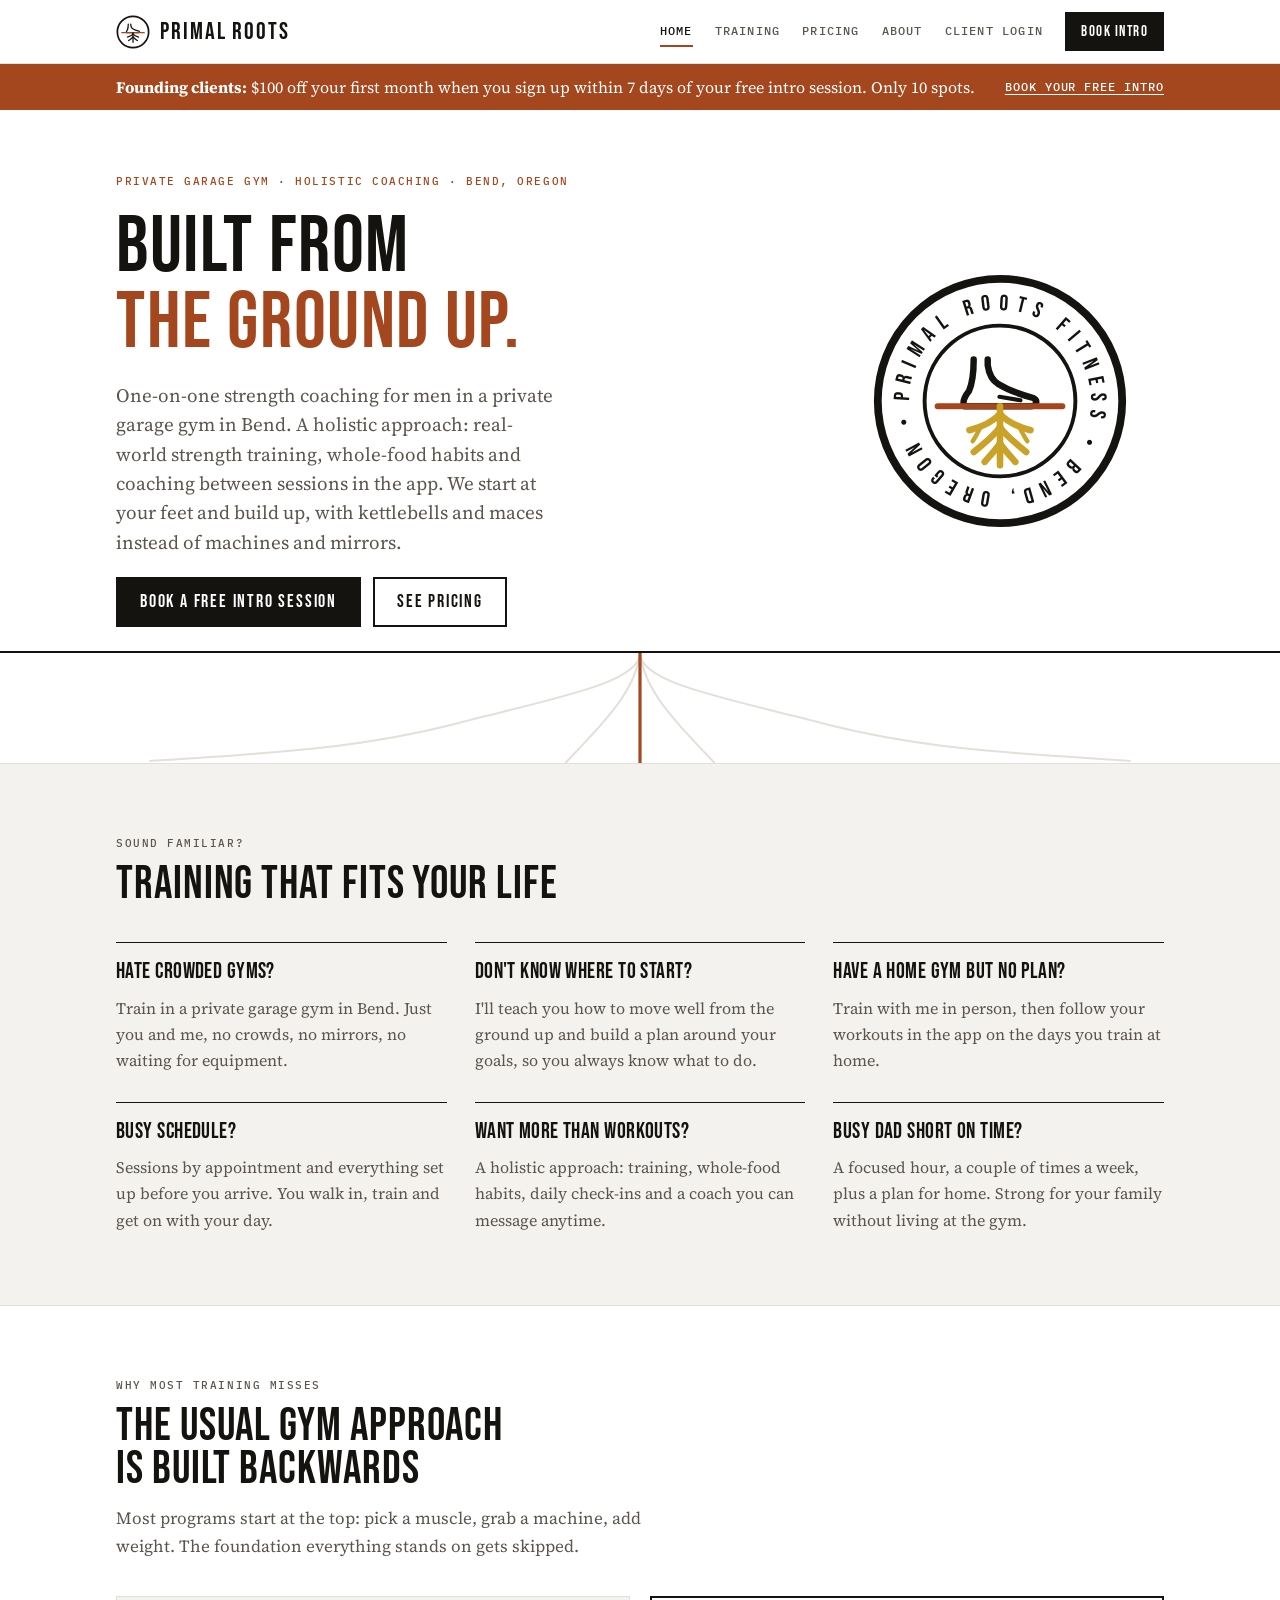
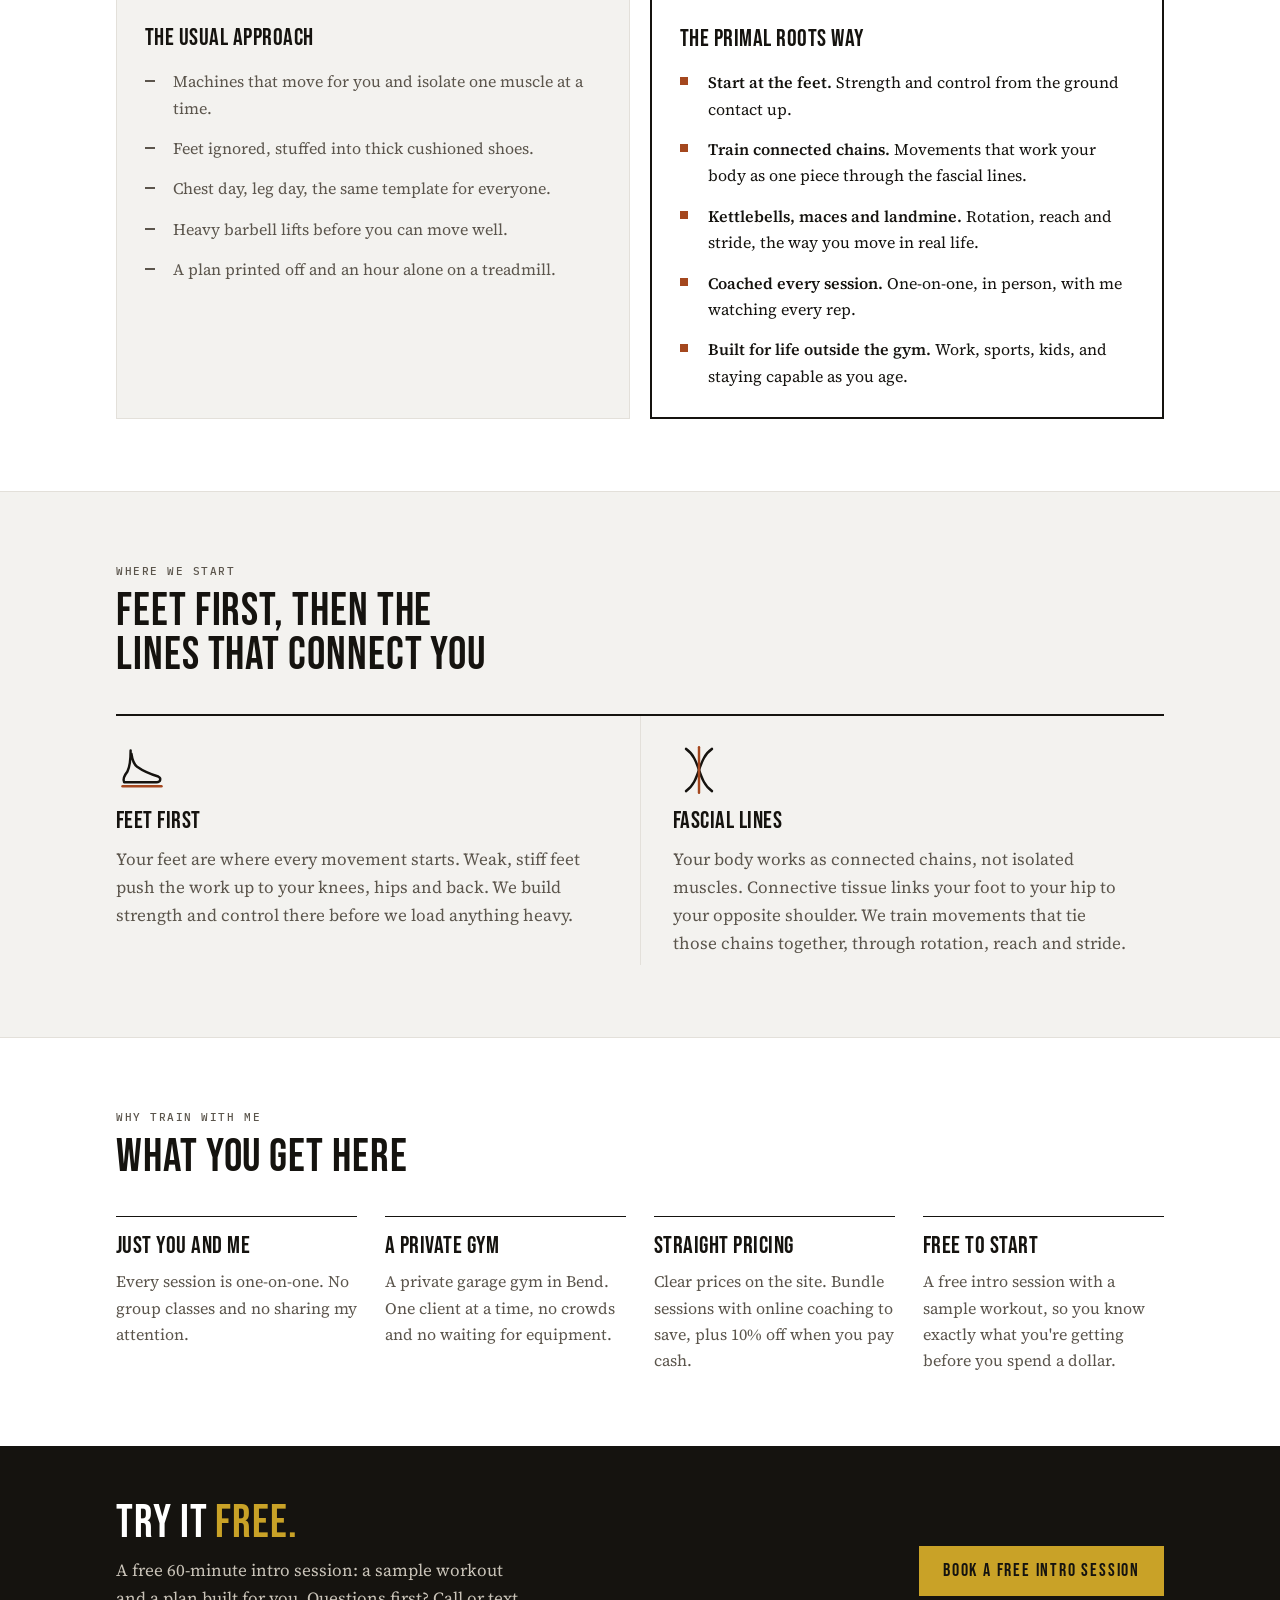
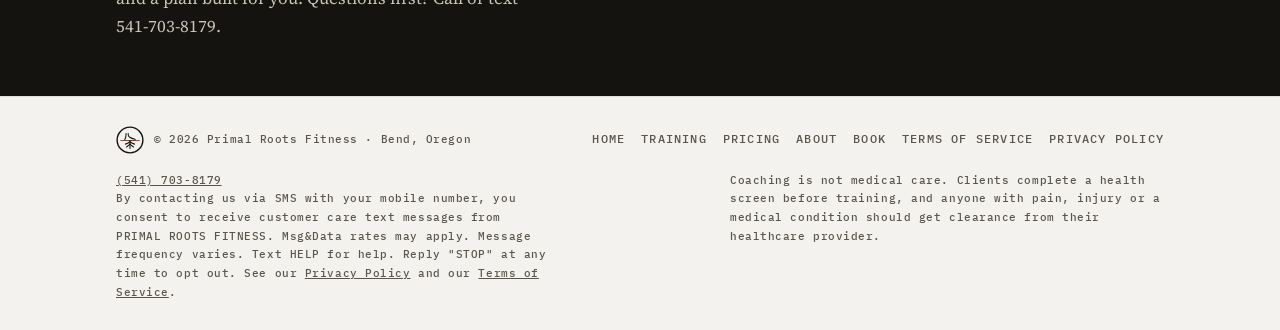
<file: index.html>
<!doctype html>
<html lang="en">
<head>
<meta charset="utf-8">
<meta name="viewport" content="width=device-width, initial-scale=1, viewport-fit=cover">
<title>Primal Roots</title>
<meta name="description" content="Holistic one-on-one strength coaching for men in a private garage gym in Bend, Oregon.">
<meta property="og:title" content="Primal Roots">
<meta property="og:description" content="Holistic one-on-one strength coaching for men in a private garage gym in Bend, Oregon.">
<meta name="theme-color" content="#FFFFFF">
<link rel="icon" href="data:image/svg+xml,%3Csvg%20xmlns%3D%22http%3A//www.w3.org/2000/svg%22%20viewBox%3D%220%200%20200%20200%22%3E%3Crect%20width%3D%22200%22%20height%3D%22200%22%20rx%3D%2240%22%20fill%3D%22%23FFFFFF%22/%3E%3Cg%20fill%3D%22none%22%20stroke%3D%22%2315130F%22%20stroke-linecap%3D%22round%22%20stroke-linejoin%3D%22round%22%3E%3Ccircle%20cx%3D%22100%22%20cy%3D%22100%22%20r%3D%2292%22%20stroke-width%3D%2210%22/%3E%3Cg%20transform%3D%22translate%28100%20104%29%20scale%280.62%29%20translate%28-105%20-120%29%22%20stroke-width%3D%2212%22%3E%3Cpath%20d%3D%22M60%2040%20C60%2064%2058%2080%2052%2094%20C44%20104%2040%20112%2044%20120%20H158%20C168%20120%20170%20110%20162%20106%20C140%20100%20118%2092%20102%2082%20C92%2076%2086%2064%2084%2050%20V40%22/%3E%3C/g%3E%3Cpath%20d%3D%22M34%20104%20H166%22%20stroke%3D%22%23A4471E%22%20stroke-width%3D%227%22/%3E%3Cg%20transform%3D%22translate%28100%20104%29%20scale%280.58%29%20translate%28-100%20-82%29%22%20stroke-width%3D%2213%22%3E%3Cpath%20d%3D%22M100%2082%20V180%22/%3E%3Cpath%20d%3D%22M100%2096%20C86%20112%2066%20120%2044%20126%22/%3E%3Cpath%20d%3D%22M100%2096%20C114%20112%20134%20120%20156%20126%22/%3E%3Cpath%20d%3D%22M100%20124%20C88%20140%2072%20150%2056%20162%22/%3E%3Cpath%20d%3D%22M100%20124%20C112%20140%20128%20150%20144%20162%22/%3E%3C/g%3E%3C/g%3E%3C/svg%3E">
<link rel="preconnect" href="https://fonts.googleapis.com"><link rel="preconnect" href="https://fonts.gstatic.com" crossorigin><link rel="stylesheet" href="https://fonts.googleapis.com/css2?family=Bebas+Neue&family=Source+Serif+4:ital,opsz,wght@0,8..60,400;0,8..60,600;1,8..60,400&family=IBM+Plex+Mono:wght@500&display=swap">
<link rel="stylesheet" href="styles.css">
</head>
<body>
<header><div class="wrap">
<a class="mark" href="index.html"><svg viewBox="0 0 200 200" aria-hidden="true"><g fill="none" stroke="#15130F" stroke-linecap="round" stroke-linejoin="round"><circle cx="100" cy="100" r="92" stroke-width="10"/><g transform="translate(100 104) scale(0.62) translate(-105 -120)" stroke-width="12"><path d="M60 40 C60 64 58 80 52 94 C44 104 40 112 44 120 H158 C168 120 170 110 162 106 C140 100 118 92 102 82 C92 76 86 64 84 50 V40"/></g><path d="M34 104 H166" stroke="#A4471E" stroke-width="7"/><g transform="translate(100 104) scale(0.58) translate(-100 -82)" stroke-width="13"><path d="M100 82 V180"/><path d="M100 96 C86 112 66 120 44 126"/><path d="M100 96 C114 112 134 120 156 126"/><path d="M100 124 C88 140 72 150 56 162"/><path d="M100 124 C112 140 128 150 144 162"/></g></g></svg>Primal Roots</a>
<nav aria-label="Main"><a href="index.html" aria-current="page">Home</a><a href="training.html">Training</a><a href="pricing.html">Pricing</a><a href="about.html">About</a><a href="app/">Client login</a><a class="btn" href="book.html">Book intro</a></nav>
</div></header>
<main>
<aside class="founding" aria-label="Founding client offer"><div class="wrap"><p><b>Founding clients:</b> $100 off your first month when you sign up within 7 days of your free intro session. Only 10 spots.</p><a href="book.html">Book your free intro</a></div></aside>
<section class="hero"><div class="wrap">
<div class="copy">
<p class="label">Private garage gym · Holistic coaching · Bend, Oregon</p>
<h1>Built from<br><span>the ground up.</span></h1>
<p class="lede">One-on-one strength coaching for men in a private garage gym in Bend. A holistic approach: real-world strength training, whole-food habits and coaching between sessions in the app. We start at your feet and build up, with kettlebells and maces instead of machines and mirrors.</p>
<div class="ctas"><a class="btn" href="https://calendar.app.google/MXGP5ihnuN8vnBzv5" target="_blank" rel="noopener">Book a free intro session</a><a class="btn ghost" href="pricing.html">See pricing</a></div>
</div>
<svg class="seal" viewBox="0 0 200 200" role="img" aria-label="Primal Roots seal: a bare foot standing on the ground with a deep root system, ringed by the words Primal Roots Fitness, Bend Oregon" fill="none" stroke="#15130F" stroke-width="6" stroke-linecap="round" stroke-linejoin="round">
<defs><path id="hero-ring" d="M30 100 A70 70 0 1 1 170 100 A70 70 0 1 1 30 100"/></defs>
<circle cx="100" cy="100" r="94"/><circle cx="100" cy="100" r="58" stroke-width="3"/>
<text fill="#15130F" stroke="none" style="font-family:'Bebas Neue',Impact,sans-serif;font-size:17px;letter-spacing:3px"><textPath href="#hero-ring" textLength="430" lengthAdjust="spacing">PRIMAL ROOTS FITNESS  •  BEND, OREGON  •</textPath></text>
<g transform="translate(100 104) scale(0.45) translate(-105 -120)" stroke-width="11"><path d="M60 40 C60 64 58 80 52 94 C44 104 40 112 44 120 H158 C168 120 170 110 162 106 C140 100 118 92 102 82 C92 76 86 64 84 50 V40"/><path d="M104 104 C116 106 128 108 140 110" stroke-width="7"/></g>
<path d="M52 104 H148" stroke="#A4471E" stroke-width="4.5"/>
<g transform="translate(100 104) scale(0.42) translate(-100 -82)" stroke-width="12" stroke="#C9A227"><path d="M100 82 V190"/><path d="M100 96 C86 112 66 120 44 126"/><path d="M100 96 C114 112 134 120 156 126"/><path d="M100 120 C88 138 70 150 52 166"/><path d="M100 120 C112 138 130 150 148 166"/><path d="M100 150 C92 162 82 172 72 184"/><path d="M100 150 C108 162 118 172 128 184"/><path d="M66 118 C60 128 56 138 50 146" stroke-width="8"/><path d="M134 118 C140 128 144 138 150 146" stroke-width="8"/></g>
</svg>
</div>
<div class="ground" aria-hidden="true"><svg class="roots" viewBox="0 0 1200 110" preserveAspectRatio="none" fill="none"><g stroke="#E3E0DA" stroke-width="2"><path d="M600 0 C600 30 520 45 430 70 S260 100 140 108"/><path d="M600 0 C600 30 680 45 770 70 S940 100 1060 108"/><path d="M600 0 C596 38 566 70 530 110"/><path d="M600 0 C604 38 634 70 670 110"/></g><path d="M600 0 V110" stroke="#A4471E" stroke-width="3"/></svg></div>
</section>

<section class="section tint"><div class="wrap">
<div class="head"><p class="label">Sound familiar?</p><h2>Training that fits your life</h2></div>
<ul class="reasons fit">
<li><h3>Hate crowded gyms?</h3><p>Train in a private garage gym in Bend. Just you and me, no crowds, no mirrors, no waiting for equipment.</p></li>
<li><h3>Don't know where to start?</h3><p>I'll teach you how to move well from the ground up and build a plan around your goals, so you always know what to do.</p></li>
<li><h3>Have a home gym but no plan?</h3><p>Train with me in person, then follow your workouts in the app on the days you train at home.</p></li>
<li><h3>Busy schedule?</h3><p>Sessions by appointment and everything set up before you arrive. You walk in, train and get on with your day.</p></li>
<li><h3>Want more than workouts?</h3><p>A holistic approach: training, whole-food habits, daily check-ins and a coach you can message anytime.</p></li>
<li><h3>Busy dad short on time?</h3><p>A focused hour, a couple of times a week, plus a plan for home. Strong for your family without living at the gym.</p></li>
</ul>
</div></section>

<section class="section"><div class="wrap">
<div class="head"><p class="label">Why most training misses</p><h2>The usual gym approach is built backwards</h2>
<p>Most programs start at the top: pick a muscle, grab a machine, add weight. The foundation everything stands on gets skipped.</p></div>
<div class="compare">
<div class="col usual"><h3>The usual approach</h3><ul>
<li><span>Machines that move for you and isolate one muscle at a time.</span></li>
<li><span>Feet ignored, stuffed into thick cushioned shoes.</span></li>
<li><span>Chest day, leg day, the same template for everyone.</span></li>
<li><span>Heavy barbell lifts before you can move well.</span></li>
<li><span>A plan printed off and an hour alone on a treadmill.</span></li>
</ul></div>
<div class="col ours"><h3>The Primal Roots way</h3><ul>
<li><span><b>Start at the feet.</b> Strength and control from the ground contact up.</span></li>
<li><span><b>Train connected chains.</b> Movements that work your body as one piece through the fascial lines.</span></li>
<li><span><b>Kettlebells, maces and landmine.</b> Rotation, reach and stride, the way you move in real life.</span></li>
<li><span><b>Coached every session.</b> One-on-one, in person, with me watching every rep.</span></li>
<li><span><b>Built for life outside the gym.</b> Work, sports, kids, and staying capable as you age.</span></li>
</ul></div>
</div>
</div></section>

<section class="section tint"><div class="wrap">
<div class="head"><p class="label">Where we start</p><h2>Feet first, then the lines that connect you</h2></div>
<div class="pair">
<article><svg class="icon" viewBox="0 0 64 64" fill="none" stroke="#15130F" stroke-width="3" stroke-linecap="round" stroke-linejoin="round" aria-hidden="true"><path d="M18 8 C18 20 17 28 14 34 C10 39 8 43 10 47 H50 C55 47 56 42 52 40 C42 37 33 33 26 28 C22 25 20 19 19 12"/><path d="M8 52 H56" stroke="#A4471E"/></svg><h3>Feet first</h3><p>Your feet are where every movement starts. Weak, stiff feet push the work up to your knees, hips and back. We build strength and control there before we load anything heavy.</p></article>
<article><svg class="icon" viewBox="0 0 64 64" fill="none" stroke="#15130F" stroke-width="3" stroke-linecap="round" aria-hidden="true"><path d="M16 6 C34 18 30 46 48 58"/><path d="M48 6 C30 18 34 46 16 58"/><path d="M32 4 V60" stroke="#A4471E"/></svg><h3>Fascial lines</h3><p>Your body works as connected chains, not isolated muscles. Connective tissue links your foot to your hip to your opposite shoulder. We train movements that tie those chains together, through rotation, reach and stride.</p></article>
</div>
</div></section>

<section class="section"><div class="wrap">
<div class="head"><p class="label">Why train with me</p><h2>What you get here</h2></div>
<ul class="reasons">
<li><h3>Just you and me</h3><p>Every session is one-on-one. No group classes and no sharing my attention.</p></li>
<li><h3>A private gym</h3><p>A private garage gym in Bend. One client at a time, no crowds and no waiting for equipment.</p></li>
<li><h3>Straight pricing</h3><p>Clear prices on the site. Bundle sessions with online coaching to save, plus 10% off when you pay cash.</p></li>
<li><h3>Free to start</h3><p>A free intro session with a sample workout, so you know exactly what you're getting before you spend a dollar.</p></li>
</ul>
</div></section>
<section class="band"><div class="wrap">
<div><h2>Try it <span>free.</span></h2><p>A free 60-minute intro session: a sample workout and a plan built for you. Questions first? Call or text 541-703-8179.</p></div>
<a class="btn" href="https://calendar.app.google/MXGP5ihnuN8vnBzv5" target="_blank" rel="noopener">Book a free intro session</a>
</div></section>
</main>
<footer><div class="wrap">
<span class="fm"><svg viewBox="0 0 200 200" aria-hidden="true"><g fill="none" stroke="#15130F" stroke-linecap="round" stroke-linejoin="round"><circle cx="100" cy="100" r="92" stroke-width="10"/><g transform="translate(100 104) scale(0.62) translate(-105 -120)" stroke-width="12"><path d="M60 40 C60 64 58 80 52 94 C44 104 40 112 44 120 H158 C168 120 170 110 162 106 C140 100 118 92 102 82 C92 76 86 64 84 50 V40"/></g><path d="M34 104 H166" stroke="#A4471E" stroke-width="7"/><g transform="translate(100 104) scale(0.58) translate(-100 -82)" stroke-width="13"><path d="M100 82 V180"/><path d="M100 96 C86 112 66 120 44 126"/><path d="M100 96 C114 112 134 120 156 126"/><path d="M100 124 C88 140 72 150 56 162"/><path d="M100 124 C112 140 128 150 144 162"/></g></g></svg>© 2026 Primal Roots Fitness · Bend, Oregon</span>
<nav aria-label="Footer"><a href="index.html">Home</a><a href="training.html">Training</a><a href="pricing.html">Pricing</a><a href="about.html">About</a><a href="book.html">Book</a><a href="terms.html">Terms of Service</a><a href="privacy.html">Privacy Policy</a></nav>
<p class="sms"><a href="sms:+15417038179">(541) 703-8179</a><br>By contacting us via SMS with your mobile number, you consent to receive customer care text messages from PRIMAL ROOTS FITNESS. Msg&amp;Data rates may apply. Message frequency varies. Text HELP for help. Reply "STOP" at any time to opt out. See our <a href="privacy.html">Privacy Policy</a> and our <a href="terms.html">Terms of Service</a>.</p>
<p>Coaching is not medical care. Clients complete a health screen before training, and anyone with pain, injury or a medical condition should get clearance from their healthcare provider.</p>
</div></footer>
<script src="app.js"></script>
</body>
</html>
</file>
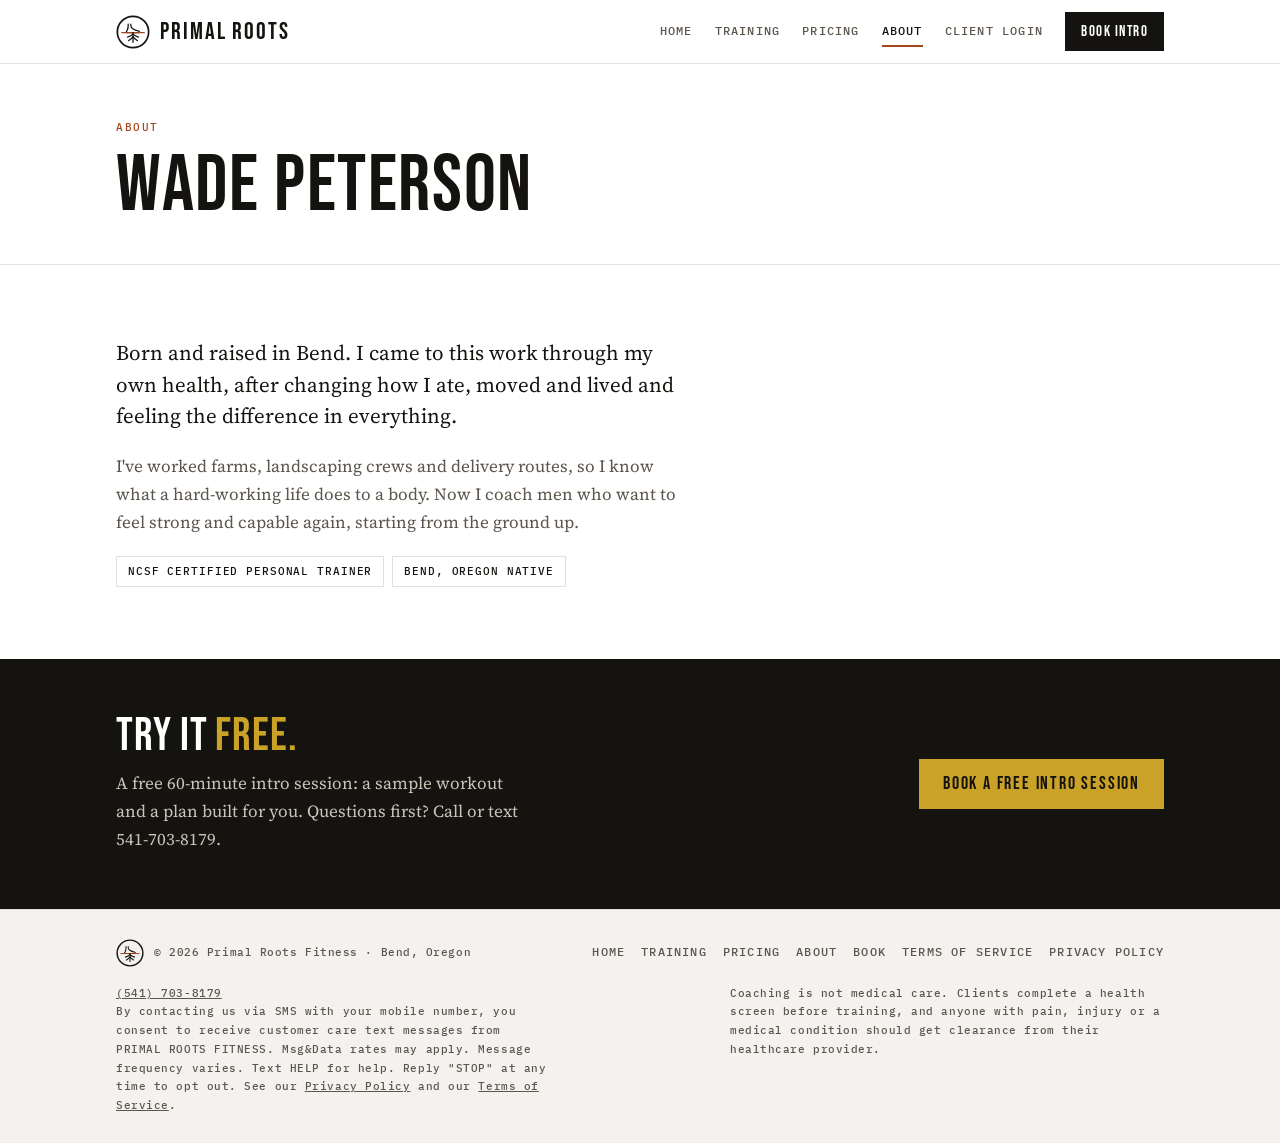
<file: about.html>
<!doctype html>
<html lang="en">
<head>
<meta charset="utf-8">
<meta name="viewport" content="width=device-width, initial-scale=1, viewport-fit=cover">
<title>About · Primal Roots</title>
<meta name="description" content="About Wade Peterson, coach at Primal Roots in Bend, Oregon.">
<meta property="og:title" content="About · Primal Roots">
<meta property="og:description" content="About Wade Peterson, coach at Primal Roots in Bend, Oregon.">
<meta name="theme-color" content="#FFFFFF">
<link rel="icon" href="data:image/svg+xml,%3Csvg%20xmlns%3D%22http%3A//www.w3.org/2000/svg%22%20viewBox%3D%220%200%20200%20200%22%3E%3Crect%20width%3D%22200%22%20height%3D%22200%22%20rx%3D%2240%22%20fill%3D%22%23FFFFFF%22/%3E%3Cg%20fill%3D%22none%22%20stroke%3D%22%2315130F%22%20stroke-linecap%3D%22round%22%20stroke-linejoin%3D%22round%22%3E%3Ccircle%20cx%3D%22100%22%20cy%3D%22100%22%20r%3D%2292%22%20stroke-width%3D%2210%22/%3E%3Cg%20transform%3D%22translate%28100%20104%29%20scale%280.62%29%20translate%28-105%20-120%29%22%20stroke-width%3D%2212%22%3E%3Cpath%20d%3D%22M60%2040%20C60%2064%2058%2080%2052%2094%20C44%20104%2040%20112%2044%20120%20H158%20C168%20120%20170%20110%20162%20106%20C140%20100%20118%2092%20102%2082%20C92%2076%2086%2064%2084%2050%20V40%22/%3E%3C/g%3E%3Cpath%20d%3D%22M34%20104%20H166%22%20stroke%3D%22%23A4471E%22%20stroke-width%3D%227%22/%3E%3Cg%20transform%3D%22translate%28100%20104%29%20scale%280.58%29%20translate%28-100%20-82%29%22%20stroke-width%3D%2213%22%3E%3Cpath%20d%3D%22M100%2082%20V180%22/%3E%3Cpath%20d%3D%22M100%2096%20C86%20112%2066%20120%2044%20126%22/%3E%3Cpath%20d%3D%22M100%2096%20C114%20112%20134%20120%20156%20126%22/%3E%3Cpath%20d%3D%22M100%20124%20C88%20140%2072%20150%2056%20162%22/%3E%3Cpath%20d%3D%22M100%20124%20C112%20140%20128%20150%20144%20162%22/%3E%3C/g%3E%3C/g%3E%3C/svg%3E">
<link rel="preconnect" href="https://fonts.googleapis.com"><link rel="preconnect" href="https://fonts.gstatic.com" crossorigin><link rel="stylesheet" href="https://fonts.googleapis.com/css2?family=Bebas+Neue&family=Source+Serif+4:ital,opsz,wght@0,8..60,400;0,8..60,600;1,8..60,400&family=IBM+Plex+Mono:wght@500&display=swap">
<link rel="stylesheet" href="styles.css">
</head>
<body>
<header><div class="wrap">
<a class="mark" href="index.html"><svg viewBox="0 0 200 200" aria-hidden="true"><g fill="none" stroke="#15130F" stroke-linecap="round" stroke-linejoin="round"><circle cx="100" cy="100" r="92" stroke-width="10"/><g transform="translate(100 104) scale(0.62) translate(-105 -120)" stroke-width="12"><path d="M60 40 C60 64 58 80 52 94 C44 104 40 112 44 120 H158 C168 120 170 110 162 106 C140 100 118 92 102 82 C92 76 86 64 84 50 V40"/></g><path d="M34 104 H166" stroke="#A4471E" stroke-width="7"/><g transform="translate(100 104) scale(0.58) translate(-100 -82)" stroke-width="13"><path d="M100 82 V180"/><path d="M100 96 C86 112 66 120 44 126"/><path d="M100 96 C114 112 134 120 156 126"/><path d="M100 124 C88 140 72 150 56 162"/><path d="M100 124 C112 140 128 150 144 162"/></g></g></svg>Primal Roots</a>
<nav aria-label="Main"><a href="index.html">Home</a><a href="training.html">Training</a><a href="pricing.html">Pricing</a><a href="about.html" aria-current="page">About</a><a href="app/">Client login</a><a class="btn" href="book.html">Book intro</a></nav>
</div></header>
<main>
<section class="intro"><div class="wrap"><p class="label">About</p><h1>Wade Peterson</h1></div></section>
<section class="section"><div class="wrap"><div class="about">
<p class="big">Born and raised in Bend. I came to this work through my own health, after changing how I ate, moved and lived and feeling the difference in everything.</p>
<p>I've worked farms, landscaping crews and delivery routes, so I know what a hard-working life does to a body. Now I coach men who want to feel strong and capable again, starting from the ground up.</p>
<div class="kit"><span>NCSF Certified Personal Trainer</span><span>Bend, Oregon native</span></div>
</div></div></section>
<section class="band"><div class="wrap">
<div><h2>Try it <span>free.</span></h2><p>A free 60-minute intro session: a sample workout and a plan built for you. Questions first? Call or text 541-703-8179.</p></div>
<a class="btn" href="https://calendar.app.google/MXGP5ihnuN8vnBzv5" target="_blank" rel="noopener">Book a free intro session</a>
</div></section>
</main>
<footer><div class="wrap">
<span class="fm"><svg viewBox="0 0 200 200" aria-hidden="true"><g fill="none" stroke="#15130F" stroke-linecap="round" stroke-linejoin="round"><circle cx="100" cy="100" r="92" stroke-width="10"/><g transform="translate(100 104) scale(0.62) translate(-105 -120)" stroke-width="12"><path d="M60 40 C60 64 58 80 52 94 C44 104 40 112 44 120 H158 C168 120 170 110 162 106 C140 100 118 92 102 82 C92 76 86 64 84 50 V40"/></g><path d="M34 104 H166" stroke="#A4471E" stroke-width="7"/><g transform="translate(100 104) scale(0.58) translate(-100 -82)" stroke-width="13"><path d="M100 82 V180"/><path d="M100 96 C86 112 66 120 44 126"/><path d="M100 96 C114 112 134 120 156 126"/><path d="M100 124 C88 140 72 150 56 162"/><path d="M100 124 C112 140 128 150 144 162"/></g></g></svg>© 2026 Primal Roots Fitness · Bend, Oregon</span>
<nav aria-label="Footer"><a href="index.html">Home</a><a href="training.html">Training</a><a href="pricing.html">Pricing</a><a href="about.html">About</a><a href="book.html">Book</a><a href="terms.html">Terms of Service</a><a href="privacy.html">Privacy Policy</a></nav>
<p class="sms"><a href="sms:+15417038179">(541) 703-8179</a><br>By contacting us via SMS with your mobile number, you consent to receive customer care text messages from PRIMAL ROOTS FITNESS. Msg&amp;Data rates may apply. Message frequency varies. Text HELP for help. Reply "STOP" at any time to opt out. See our <a href="privacy.html">Privacy Policy</a> and our <a href="terms.html">Terms of Service</a>.</p>
<p>Coaching is not medical care. Clients complete a health screen before training, and anyone with pain, injury or a medical condition should get clearance from their healthcare provider.</p>
</div></footer>
<script src="app.js"></script>
</body>
</html>
</file>
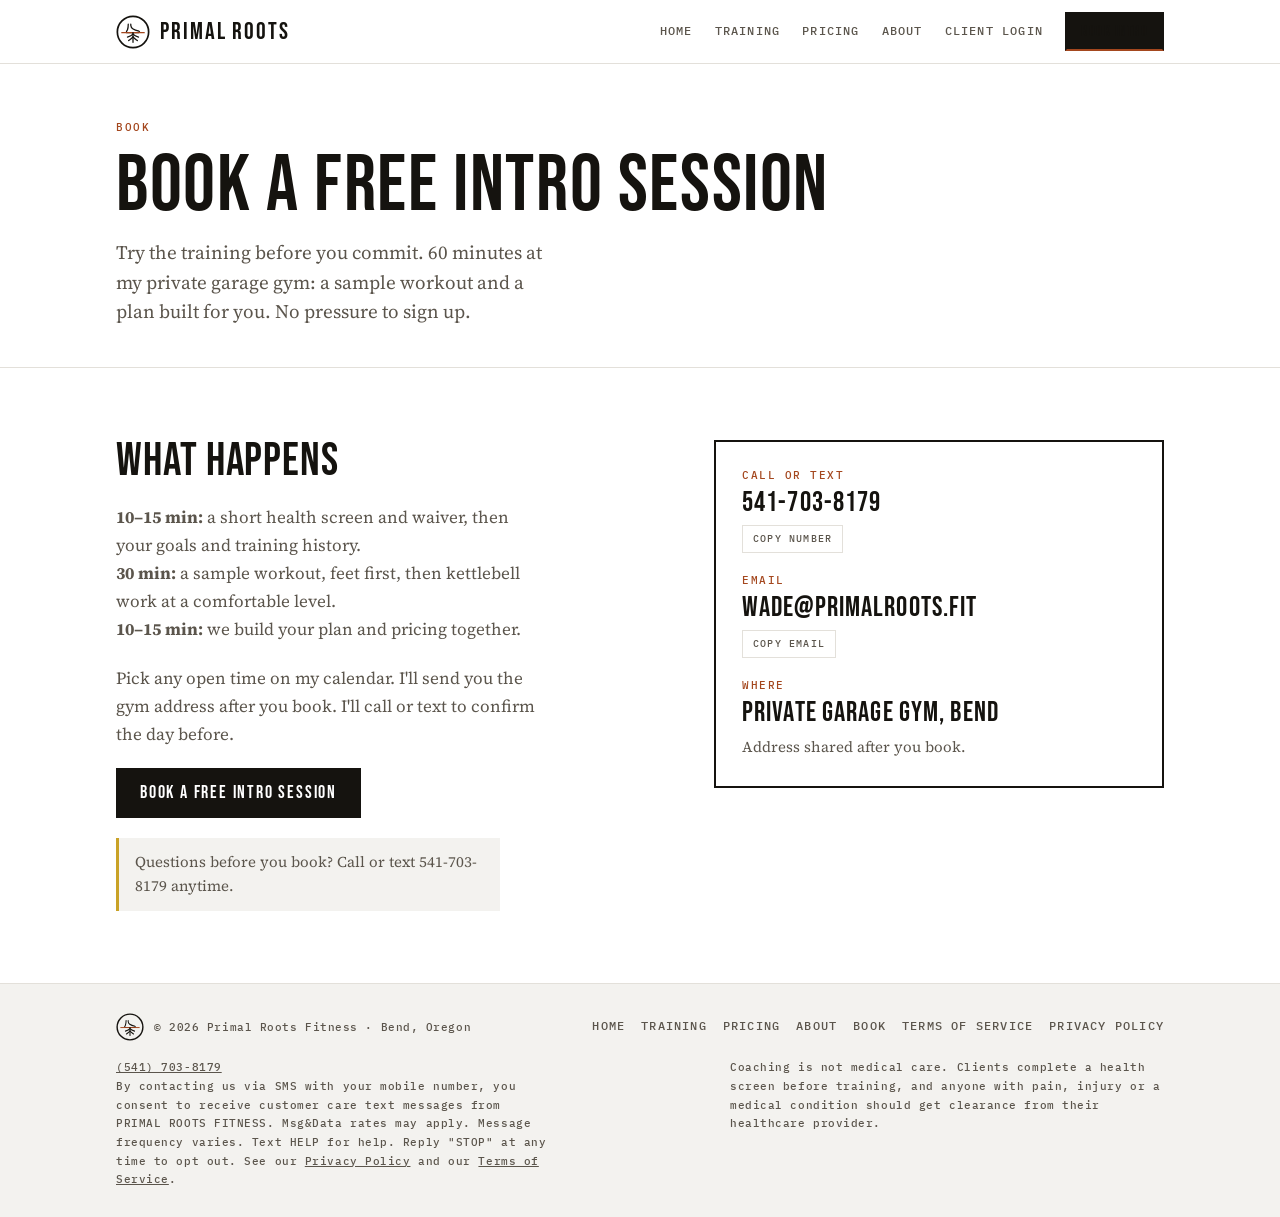
<file: book.html>
<!doctype html>
<html lang="en">
<head>
<meta charset="utf-8">
<meta name="viewport" content="width=device-width, initial-scale=1, viewport-fit=cover">
<title>Book a Free Intro · Primal Roots</title>
<meta name="description" content="Book a free intro session with Primal Roots.">
<meta property="og:title" content="Book a Free Intro · Primal Roots">
<meta property="og:description" content="Book a free intro session with Primal Roots.">
<meta name="theme-color" content="#FFFFFF">
<link rel="icon" href="data:image/svg+xml,%3Csvg%20xmlns%3D%22http%3A//www.w3.org/2000/svg%22%20viewBox%3D%220%200%20200%20200%22%3E%3Crect%20width%3D%22200%22%20height%3D%22200%22%20rx%3D%2240%22%20fill%3D%22%23FFFFFF%22/%3E%3Cg%20fill%3D%22none%22%20stroke%3D%22%2315130F%22%20stroke-linecap%3D%22round%22%20stroke-linejoin%3D%22round%22%3E%3Ccircle%20cx%3D%22100%22%20cy%3D%22100%22%20r%3D%2292%22%20stroke-width%3D%2210%22/%3E%3Cg%20transform%3D%22translate%28100%20104%29%20scale%280.62%29%20translate%28-105%20-120%29%22%20stroke-width%3D%2212%22%3E%3Cpath%20d%3D%22M60%2040%20C60%2064%2058%2080%2052%2094%20C44%20104%2040%20112%2044%20120%20H158%20C168%20120%20170%20110%20162%20106%20C140%20100%20118%2092%20102%2082%20C92%2076%2086%2064%2084%2050%20V40%22/%3E%3C/g%3E%3Cpath%20d%3D%22M34%20104%20H166%22%20stroke%3D%22%23A4471E%22%20stroke-width%3D%227%22/%3E%3Cg%20transform%3D%22translate%28100%20104%29%20scale%280.58%29%20translate%28-100%20-82%29%22%20stroke-width%3D%2213%22%3E%3Cpath%20d%3D%22M100%2082%20V180%22/%3E%3Cpath%20d%3D%22M100%2096%20C86%20112%2066%20120%2044%20126%22/%3E%3Cpath%20d%3D%22M100%2096%20C114%20112%20134%20120%20156%20126%22/%3E%3Cpath%20d%3D%22M100%20124%20C88%20140%2072%20150%2056%20162%22/%3E%3Cpath%20d%3D%22M100%20124%20C112%20140%20128%20150%20144%20162%22/%3E%3C/g%3E%3C/g%3E%3C/svg%3E">
<link rel="preconnect" href="https://fonts.googleapis.com"><link rel="preconnect" href="https://fonts.gstatic.com" crossorigin><link rel="stylesheet" href="https://fonts.googleapis.com/css2?family=Bebas+Neue&family=Source+Serif+4:ital,opsz,wght@0,8..60,400;0,8..60,600;1,8..60,400&family=IBM+Plex+Mono:wght@500&display=swap">
<link rel="stylesheet" href="styles.css">
</head>
<body>
<header><div class="wrap">
<a class="mark" href="index.html"><svg viewBox="0 0 200 200" aria-hidden="true"><g fill="none" stroke="#15130F" stroke-linecap="round" stroke-linejoin="round"><circle cx="100" cy="100" r="92" stroke-width="10"/><g transform="translate(100 104) scale(0.62) translate(-105 -120)" stroke-width="12"><path d="M60 40 C60 64 58 80 52 94 C44 104 40 112 44 120 H158 C168 120 170 110 162 106 C140 100 118 92 102 82 C92 76 86 64 84 50 V40"/></g><path d="M34 104 H166" stroke="#A4471E" stroke-width="7"/><g transform="translate(100 104) scale(0.58) translate(-100 -82)" stroke-width="13"><path d="M100 82 V180"/><path d="M100 96 C86 112 66 120 44 126"/><path d="M100 96 C114 112 134 120 156 126"/><path d="M100 124 C88 140 72 150 56 162"/><path d="M100 124 C112 140 128 150 144 162"/></g></g></svg>Primal Roots</a>
<nav aria-label="Main"><a href="index.html">Home</a><a href="training.html">Training</a><a href="pricing.html">Pricing</a><a href="about.html">About</a><a href="app/">Client login</a><a class="btn" href="book.html" aria-current="page">Book intro</a></nav>
</div></header>
<main>
<section class="intro"><div class="wrap"><p class="label">Book</p><h1>Book a free intro session</h1>
<p class="lede">Try the training before you commit. 60 minutes at my private garage gym: a sample workout and a plan built for you. No pressure to sign up.</p></div></section>
<section class="section"><div class="wrap"><div class="bookgrid">
<div class="copy">
<h2>What happens</h2>
<p><b>10–15 min:</b> a short health screen and waiver, then your goals and training history.<br><b>30 min:</b> a sample workout, feet first, then kettlebell work at a comfortable level.<br><b>10–15 min:</b> we build your plan and pricing together.</p><p>Pick any open time on my calendar. I'll send you the gym address after you book. I'll call or text to confirm the day before.</p>
<div class="ctas"><a class="btn" href="https://calendar.app.google/MXGP5ihnuN8vnBzv5" target="_blank" rel="noopener">Book a free intro session</a></div>
<p class="note">Questions before you book? Call or text 541-703-8179 anytime.</p>
</div>
<aside class="contact" aria-label="Contact">
<div class="item"><span class="label">Call or text</span><span class="val" id="phone">541-703-8179</span><button class="copybtn" type="button" data-copy="phone">Copy number</button></div>
<div class="item"><span class="label">Email</span><span class="val" id="email">wade@primalroots.fit</span><button class="copybtn" type="button" data-copy="email">Copy email</button></div>
<div class="item"><span class="label">Where</span><span class="val">Private garage gym, Bend</span><p class="muted" style="font-size:15px">Address shared after you book.</p></div>
</aside>
</div></div></section>
</main>
<footer><div class="wrap">
<span class="fm"><svg viewBox="0 0 200 200" aria-hidden="true"><g fill="none" stroke="#15130F" stroke-linecap="round" stroke-linejoin="round"><circle cx="100" cy="100" r="92" stroke-width="10"/><g transform="translate(100 104) scale(0.62) translate(-105 -120)" stroke-width="12"><path d="M60 40 C60 64 58 80 52 94 C44 104 40 112 44 120 H158 C168 120 170 110 162 106 C140 100 118 92 102 82 C92 76 86 64 84 50 V40"/></g><path d="M34 104 H166" stroke="#A4471E" stroke-width="7"/><g transform="translate(100 104) scale(0.58) translate(-100 -82)" stroke-width="13"><path d="M100 82 V180"/><path d="M100 96 C86 112 66 120 44 126"/><path d="M100 96 C114 112 134 120 156 126"/><path d="M100 124 C88 140 72 150 56 162"/><path d="M100 124 C112 140 128 150 144 162"/></g></g></svg>© 2026 Primal Roots Fitness · Bend, Oregon</span>
<nav aria-label="Footer"><a href="index.html">Home</a><a href="training.html">Training</a><a href="pricing.html">Pricing</a><a href="about.html">About</a><a href="book.html">Book</a><a href="terms.html">Terms of Service</a><a href="privacy.html">Privacy Policy</a></nav>
<p class="sms"><a href="sms:+15417038179">(541) 703-8179</a><br>By contacting us via SMS with your mobile number, you consent to receive customer care text messages from PRIMAL ROOTS FITNESS. Msg&amp;Data rates may apply. Message frequency varies. Text HELP for help. Reply "STOP" at any time to opt out. See our <a href="privacy.html">Privacy Policy</a> and our <a href="terms.html">Terms of Service</a>.</p>
<p>Coaching is not medical care. Clients complete a health screen before training, and anyone with pain, injury or a medical condition should get clearance from their healthcare provider.</p>
</div></footer>
<script src="app.js"></script>
</body>
</html>
</file>
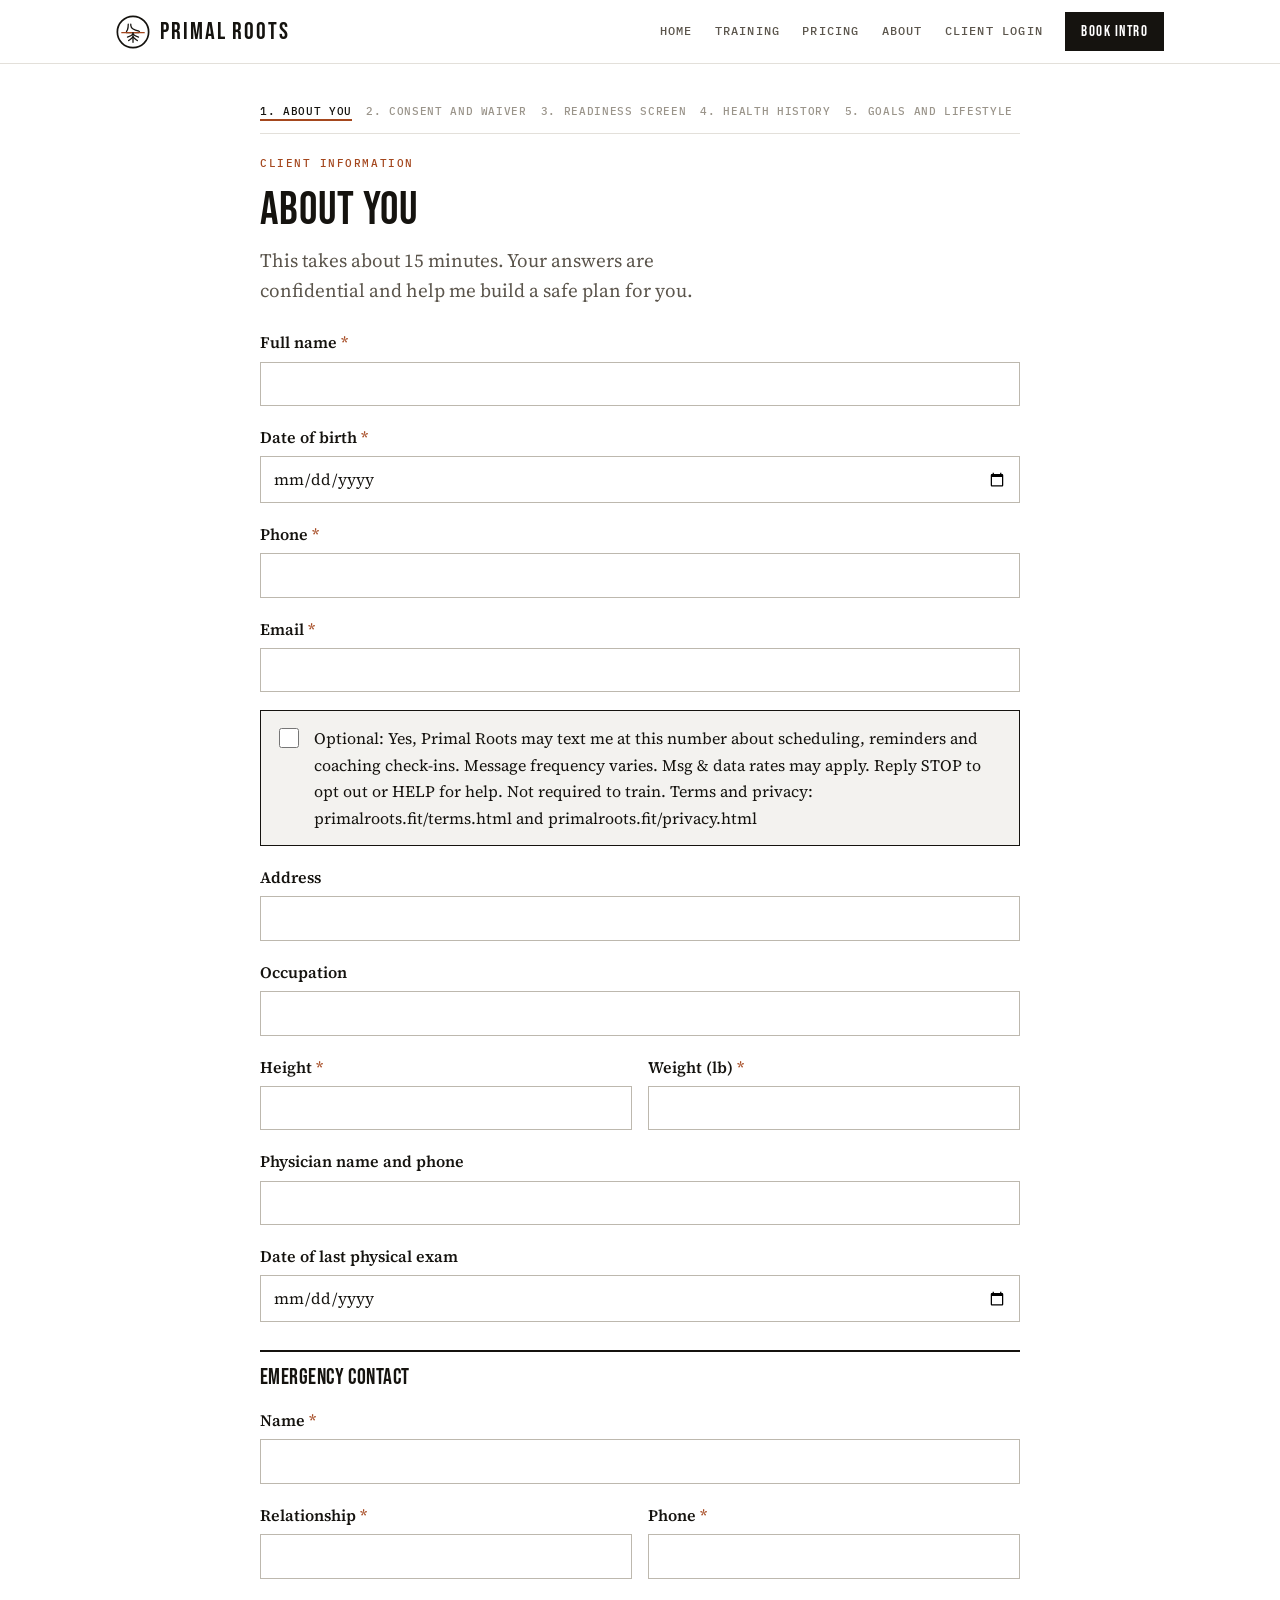
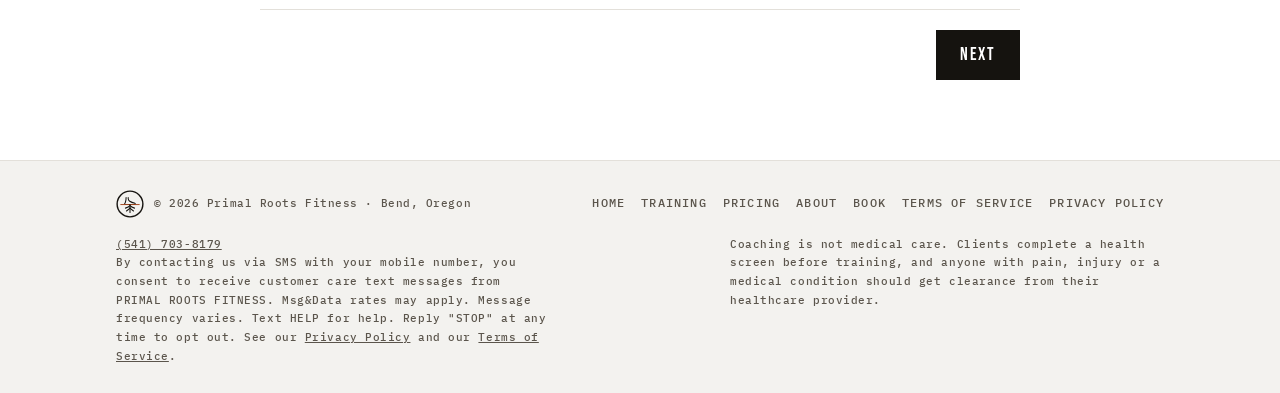
<file: intake.html>
<!doctype html>
<html lang="en">
<head>
<meta charset="utf-8">
<meta name="viewport" content="width=device-width, initial-scale=1, viewport-fit=cover">
<title>Intake Forms · Primal Roots</title>
<meta name="description" content="New client intake forms for Primal Roots.">
<meta property="og:title" content="Intake Forms · Primal Roots">
<meta property="og:description" content="New client intake forms for Primal Roots.">
<meta name="theme-color" content="#FFFFFF">
<link rel="icon" href="data:image/svg+xml,%3Csvg%20xmlns%3D%22http%3A//www.w3.org/2000/svg%22%20viewBox%3D%220%200%20200%20200%22%3E%3Crect%20width%3D%22200%22%20height%3D%22200%22%20rx%3D%2240%22%20fill%3D%22%23FFFFFF%22/%3E%3Cg%20fill%3D%22none%22%20stroke%3D%22%2315130F%22%20stroke-linecap%3D%22round%22%20stroke-linejoin%3D%22round%22%3E%3Ccircle%20cx%3D%22100%22%20cy%3D%22100%22%20r%3D%2292%22%20stroke-width%3D%2210%22/%3E%3Cg%20transform%3D%22translate%28100%20104%29%20scale%280.62%29%20translate%28-105%20-120%29%22%20stroke-width%3D%2212%22%3E%3Cpath%20d%3D%22M60%2040%20C60%2064%2058%2080%2052%2094%20C44%20104%2040%20112%2044%20120%20H158%20C168%20120%20170%20110%20162%20106%20C140%20100%20118%2092%20102%2082%20C92%2076%2086%2064%2084%2050%20V40%22/%3E%3C/g%3E%3Cpath%20d%3D%22M34%20104%20H166%22%20stroke%3D%22%23A4471E%22%20stroke-width%3D%227%22/%3E%3Cg%20transform%3D%22translate%28100%20104%29%20scale%280.58%29%20translate%28-100%20-82%29%22%20stroke-width%3D%2213%22%3E%3Cpath%20d%3D%22M100%2082%20V180%22/%3E%3Cpath%20d%3D%22M100%2096%20C86%20112%2066%20120%2044%20126%22/%3E%3Cpath%20d%3D%22M100%2096%20C114%20112%20134%20120%20156%20126%22/%3E%3Cpath%20d%3D%22M100%20124%20C88%20140%2072%20150%2056%20162%22/%3E%3Cpath%20d%3D%22M100%20124%20C112%20140%20128%20150%20144%20162%22/%3E%3C/g%3E%3C/g%3E%3C/svg%3E">
<link rel="preconnect" href="https://fonts.googleapis.com"><link rel="preconnect" href="https://fonts.gstatic.com" crossorigin><link rel="stylesheet" href="https://fonts.googleapis.com/css2?family=Bebas+Neue&family=Source+Serif+4:ital,opsz,wght@0,8..60,400;0,8..60,600;1,8..60,400&family=IBM+Plex+Mono:wght@500&display=swap">
<link rel="stylesheet" href="styles.css">
</head>
<body>
<header><div class="wrap">
<a class="mark" href="index.html"><svg viewBox="0 0 200 200" aria-hidden="true"><g fill="none" stroke="#15130F" stroke-linecap="round" stroke-linejoin="round"><circle cx="100" cy="100" r="92" stroke-width="10"/><g transform="translate(100 104) scale(0.62) translate(-105 -120)" stroke-width="12"><path d="M60 40 C60 64 58 80 52 94 C44 104 40 112 44 120 H158 C168 120 170 110 162 106 C140 100 118 92 102 82 C92 76 86 64 84 50 V40"/></g><path d="M34 104 H166" stroke="#A4471E" stroke-width="7"/><g transform="translate(100 104) scale(0.58) translate(-100 -82)" stroke-width="13"><path d="M100 82 V180"/><path d="M100 96 C86 112 66 120 44 126"/><path d="M100 96 C114 112 134 120 156 126"/><path d="M100 124 C88 140 72 150 56 162"/><path d="M100 124 C112 140 128 150 144 162"/></g></g></svg>Primal Roots</a>
<nav aria-label="Main"><a href="index.html">Home</a><a href="training.html">Training</a><a href="pricing.html">Pricing</a><a href="about.html">About</a><a href="app/">Client login</a><a class="btn" href="book.html">Book intro</a></nav>
</div></header>
<main><div class="wrap"><div class="intake" id="intake"><p class="muted">Loading the intake form…</p><noscript><p class="note">This form needs JavaScript. Call or text 541-703-8179 and I'll get you the forms another way.</p></noscript></div></div></main>
<script src="intake.js"></script>
<footer><div class="wrap">
<span class="fm"><svg viewBox="0 0 200 200" aria-hidden="true"><g fill="none" stroke="#15130F" stroke-linecap="round" stroke-linejoin="round"><circle cx="100" cy="100" r="92" stroke-width="10"/><g transform="translate(100 104) scale(0.62) translate(-105 -120)" stroke-width="12"><path d="M60 40 C60 64 58 80 52 94 C44 104 40 112 44 120 H158 C168 120 170 110 162 106 C140 100 118 92 102 82 C92 76 86 64 84 50 V40"/></g><path d="M34 104 H166" stroke="#A4471E" stroke-width="7"/><g transform="translate(100 104) scale(0.58) translate(-100 -82)" stroke-width="13"><path d="M100 82 V180"/><path d="M100 96 C86 112 66 120 44 126"/><path d="M100 96 C114 112 134 120 156 126"/><path d="M100 124 C88 140 72 150 56 162"/><path d="M100 124 C112 140 128 150 144 162"/></g></g></svg>© 2026 Primal Roots Fitness · Bend, Oregon</span>
<nav aria-label="Footer"><a href="index.html">Home</a><a href="training.html">Training</a><a href="pricing.html">Pricing</a><a href="about.html">About</a><a href="book.html">Book</a><a href="terms.html">Terms of Service</a><a href="privacy.html">Privacy Policy</a></nav>
<p class="sms"><a href="sms:+15417038179">(541) 703-8179</a><br>By contacting us via SMS with your mobile number, you consent to receive customer care text messages from PRIMAL ROOTS FITNESS. Msg&amp;Data rates may apply. Message frequency varies. Text HELP for help. Reply "STOP" at any time to opt out. See our <a href="privacy.html">Privacy Policy</a> and our <a href="terms.html">Terms of Service</a>.</p>
<p>Coaching is not medical care. Clients complete a health screen before training, and anyone with pain, injury or a medical condition should get clearance from their healthcare provider.</p>
</div></footer>
<script src="app.js"></script>
</body>
</html>
</file>
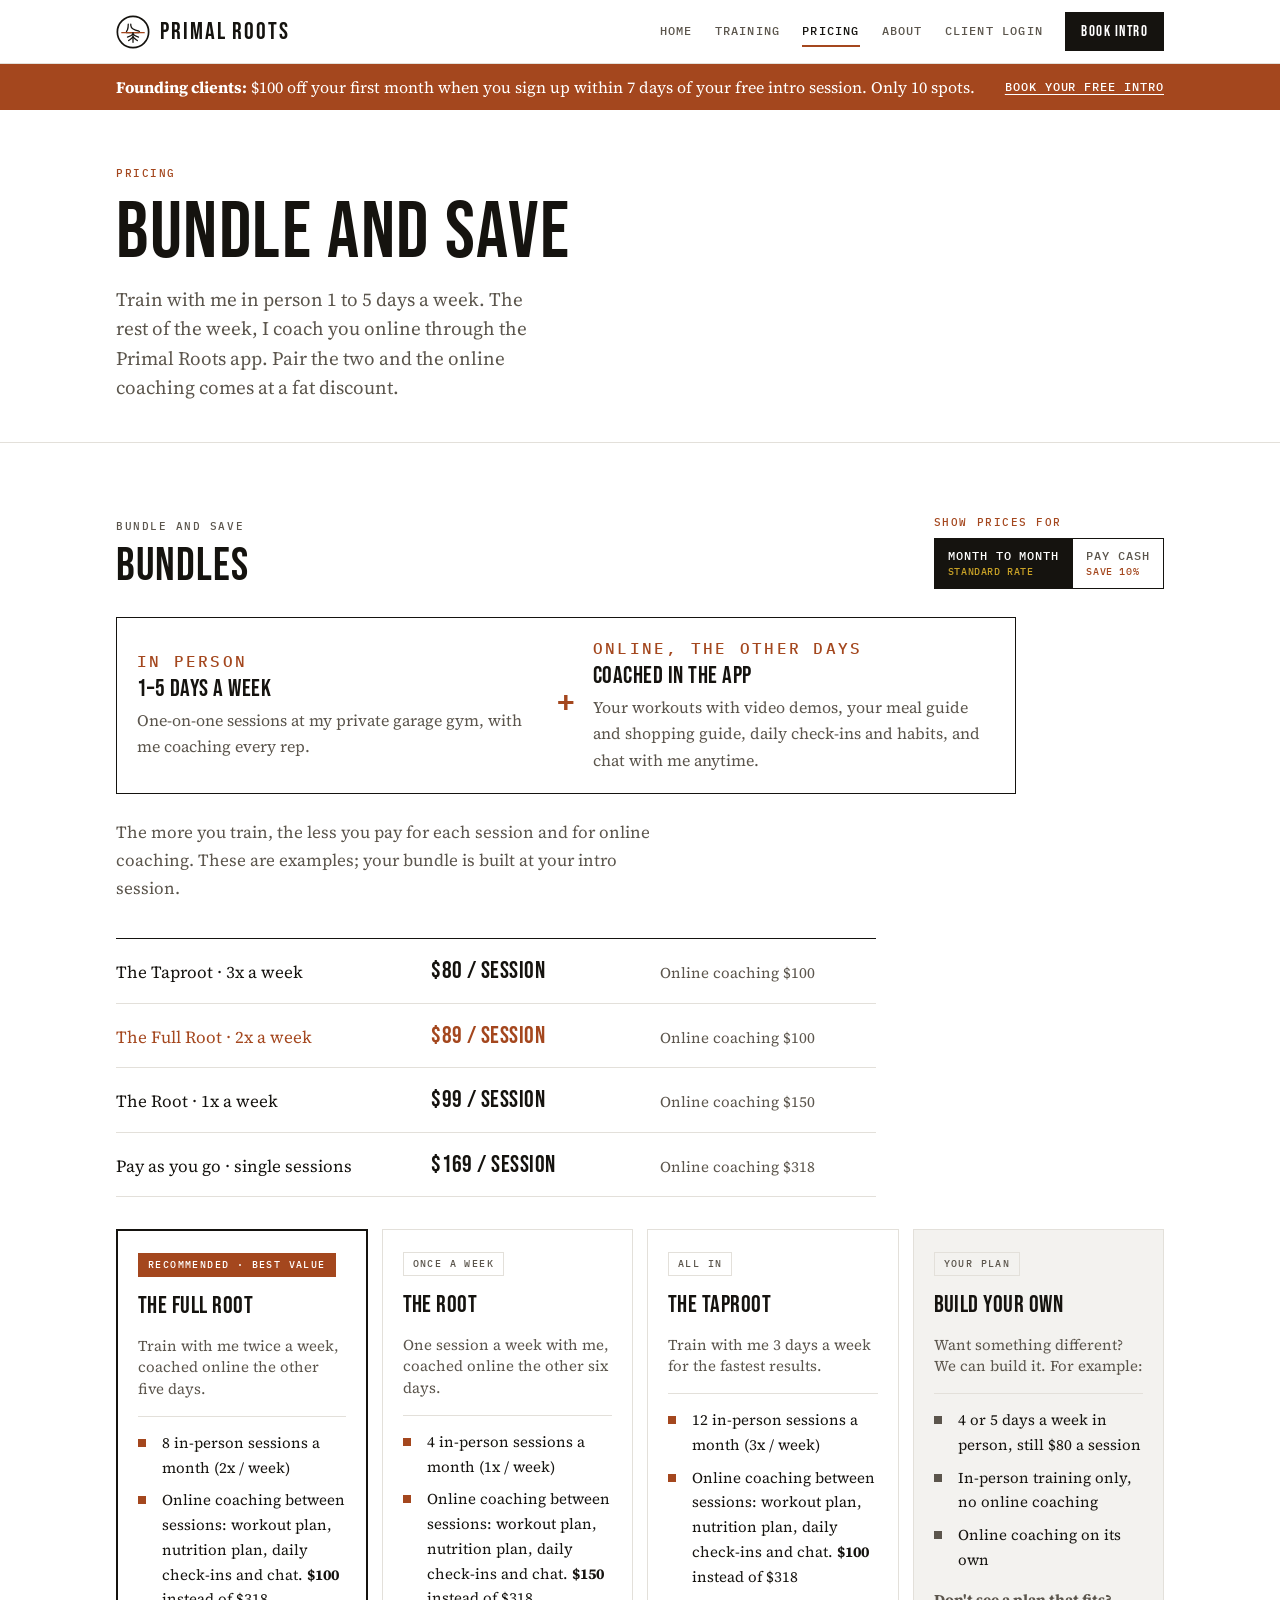
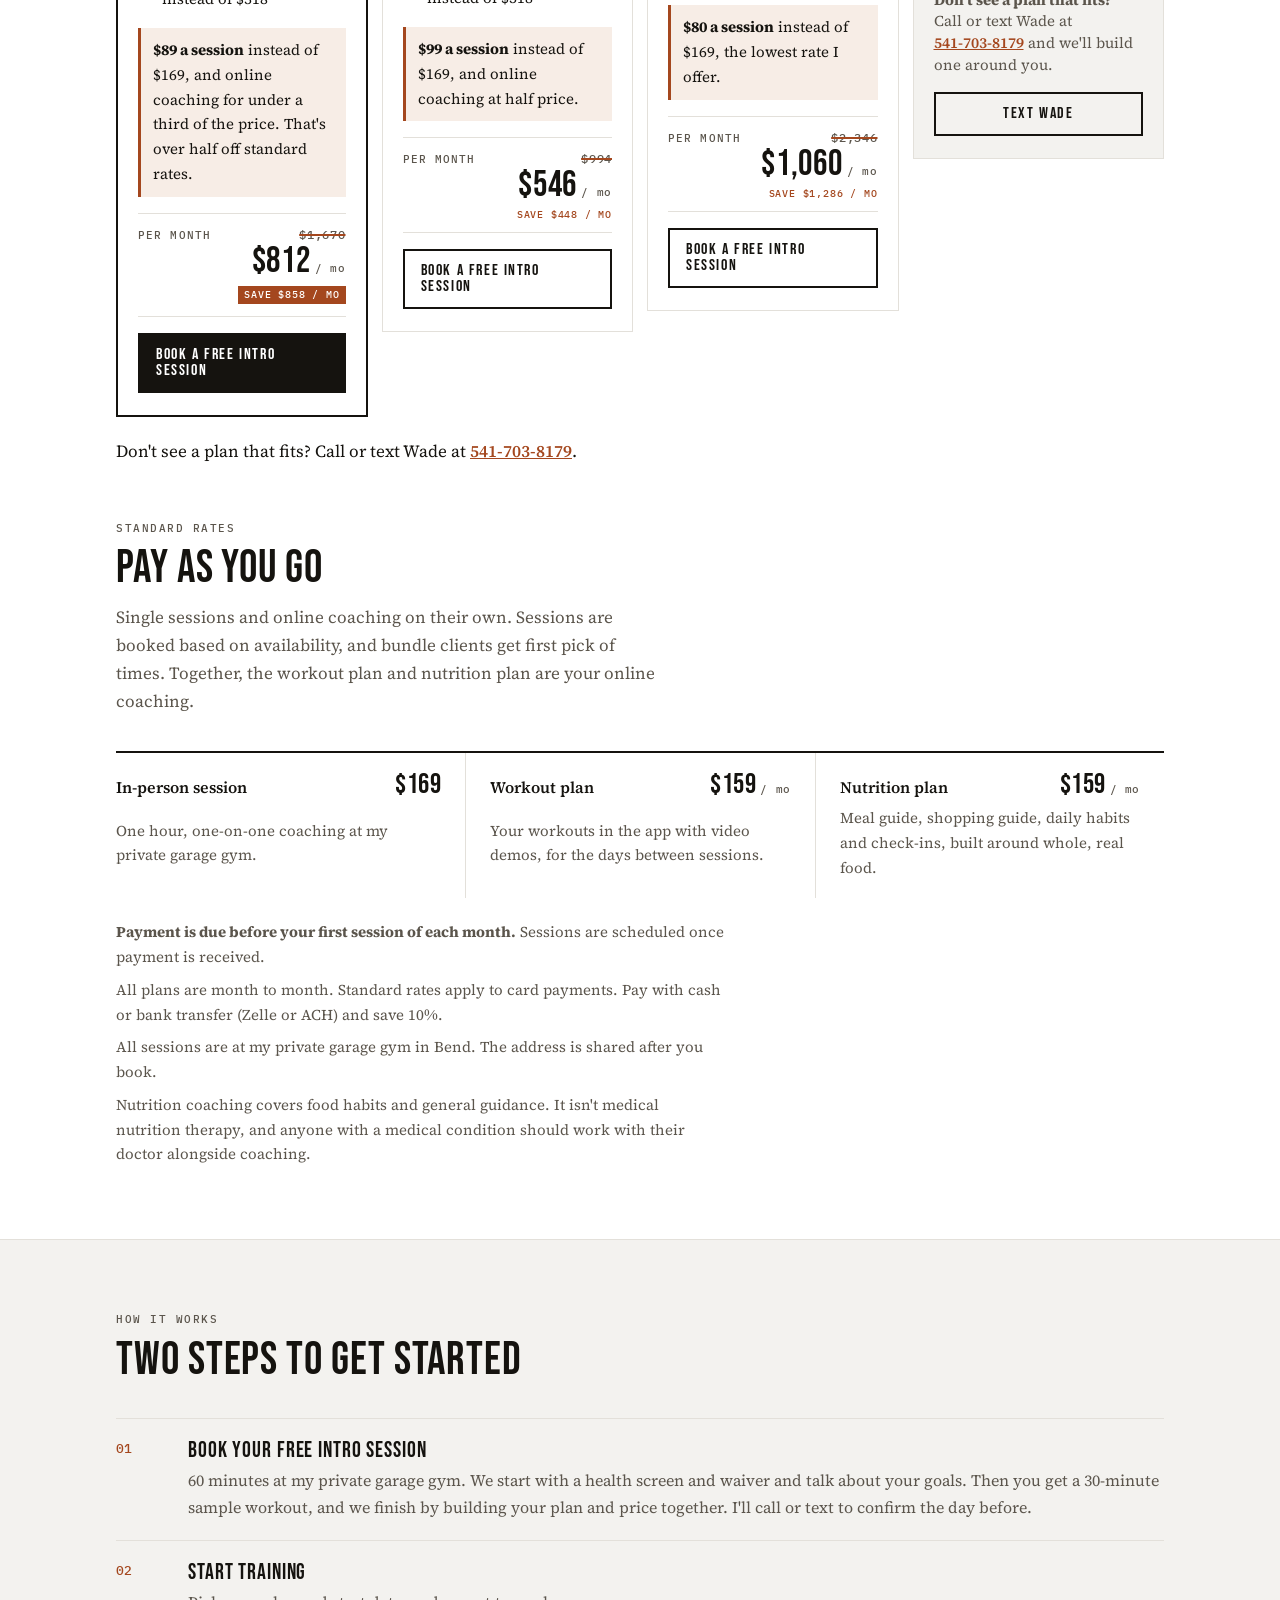
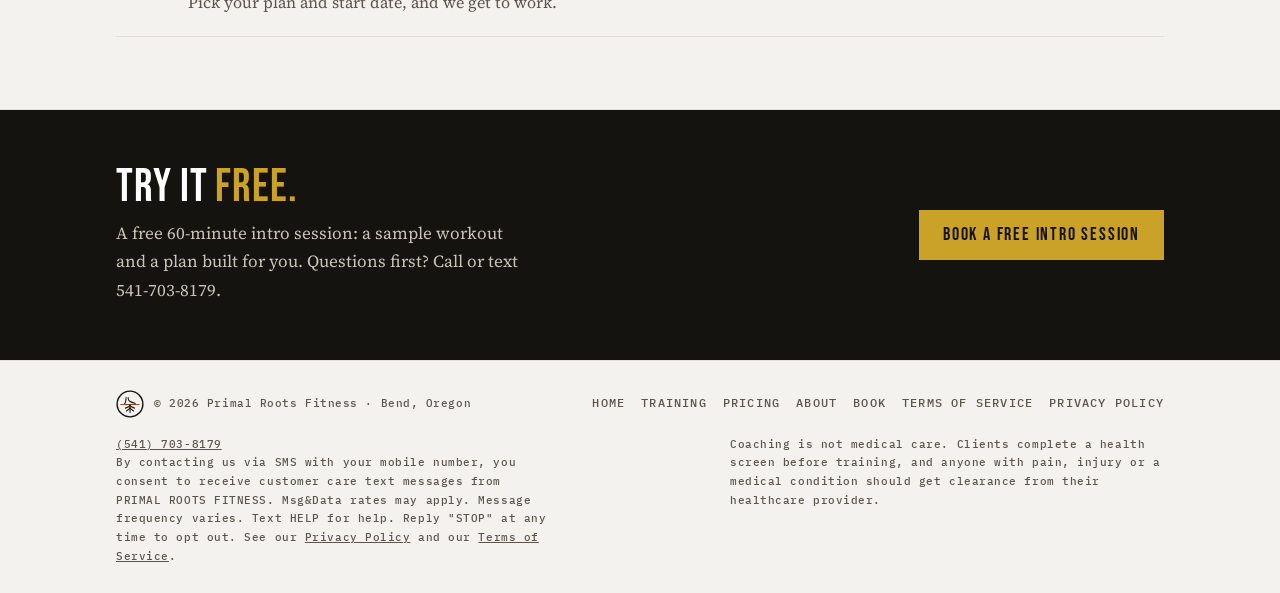
<file: pricing.html>
<!doctype html>
<html lang="en">
<head>
<meta charset="utf-8">
<meta name="viewport" content="width=device-width, initial-scale=1, viewport-fit=cover">
<title>Pricing · Primal Roots</title>
<meta name="description" content="Primal Roots coaching plans and prices.">
<meta property="og:title" content="Pricing · Primal Roots">
<meta property="og:description" content="Primal Roots coaching plans and prices.">
<meta name="theme-color" content="#FFFFFF">
<link rel="icon" href="data:image/svg+xml,%3Csvg%20xmlns%3D%22http%3A//www.w3.org/2000/svg%22%20viewBox%3D%220%200%20200%20200%22%3E%3Crect%20width%3D%22200%22%20height%3D%22200%22%20rx%3D%2240%22%20fill%3D%22%23FFFFFF%22/%3E%3Cg%20fill%3D%22none%22%20stroke%3D%22%2315130F%22%20stroke-linecap%3D%22round%22%20stroke-linejoin%3D%22round%22%3E%3Ccircle%20cx%3D%22100%22%20cy%3D%22100%22%20r%3D%2292%22%20stroke-width%3D%2210%22/%3E%3Cg%20transform%3D%22translate%28100%20104%29%20scale%280.62%29%20translate%28-105%20-120%29%22%20stroke-width%3D%2212%22%3E%3Cpath%20d%3D%22M60%2040%20C60%2064%2058%2080%2052%2094%20C44%20104%2040%20112%2044%20120%20H158%20C168%20120%20170%20110%20162%20106%20C140%20100%20118%2092%20102%2082%20C92%2076%2086%2064%2084%2050%20V40%22/%3E%3C/g%3E%3Cpath%20d%3D%22M34%20104%20H166%22%20stroke%3D%22%23A4471E%22%20stroke-width%3D%227%22/%3E%3Cg%20transform%3D%22translate%28100%20104%29%20scale%280.58%29%20translate%28-100%20-82%29%22%20stroke-width%3D%2213%22%3E%3Cpath%20d%3D%22M100%2082%20V180%22/%3E%3Cpath%20d%3D%22M100%2096%20C86%20112%2066%20120%2044%20126%22/%3E%3Cpath%20d%3D%22M100%2096%20C114%20112%20134%20120%20156%20126%22/%3E%3Cpath%20d%3D%22M100%20124%20C88%20140%2072%20150%2056%20162%22/%3E%3Cpath%20d%3D%22M100%20124%20C112%20140%20128%20150%20144%20162%22/%3E%3C/g%3E%3C/g%3E%3C/svg%3E">
<link rel="preconnect" href="https://fonts.googleapis.com"><link rel="preconnect" href="https://fonts.gstatic.com" crossorigin><link rel="stylesheet" href="https://fonts.googleapis.com/css2?family=Bebas+Neue&family=Source+Serif+4:ital,opsz,wght@0,8..60,400;0,8..60,600;1,8..60,400&family=IBM+Plex+Mono:wght@500&display=swap">
<link rel="stylesheet" href="styles.css">
</head>
<body>
<header><div class="wrap">
<a class="mark" href="index.html"><svg viewBox="0 0 200 200" aria-hidden="true"><g fill="none" stroke="#15130F" stroke-linecap="round" stroke-linejoin="round"><circle cx="100" cy="100" r="92" stroke-width="10"/><g transform="translate(100 104) scale(0.62) translate(-105 -120)" stroke-width="12"><path d="M60 40 C60 64 58 80 52 94 C44 104 40 112 44 120 H158 C168 120 170 110 162 106 C140 100 118 92 102 82 C92 76 86 64 84 50 V40"/></g><path d="M34 104 H166" stroke="#A4471E" stroke-width="7"/><g transform="translate(100 104) scale(0.58) translate(-100 -82)" stroke-width="13"><path d="M100 82 V180"/><path d="M100 96 C86 112 66 120 44 126"/><path d="M100 96 C114 112 134 120 156 126"/><path d="M100 124 C88 140 72 150 56 162"/><path d="M100 124 C112 140 128 150 144 162"/></g></g></svg>Primal Roots</a>
<nav aria-label="Main"><a href="index.html">Home</a><a href="training.html">Training</a><a href="pricing.html" aria-current="page">Pricing</a><a href="about.html">About</a><a href="app/">Client login</a><a class="btn" href="book.html">Book intro</a></nav>
</div></header>
<main>
<aside class="founding" aria-label="Founding client offer"><div class="wrap"><p><b>Founding clients:</b> $100 off your first month when you sign up within 7 days of your free intro session. Only 10 spots.</p><a href="book.html">Book your free intro</a></div></aside>
<section class="intro"><div class="wrap"><p class="label">Pricing</p><h1>Bundle and save</h1>
<p class="lede">Train with me in person 1 to 5 days a week. The rest of the week, I coach you online through the Primal Roots app. Pair the two and the online coaching comes at a fat discount.</p></div></section>

<section class="section"><div class="wrap">
<div class="ptop">
<div class="head" style="margin:0"><p class="label">Bundle and save</p><h2>Bundles</h2></div>
<div class="term"><span class="label" id="termLabel">Show prices for</span>
<div class="seg" role="group" aria-labelledby="termLabel">
<button type="button" id="t1" data-off="0" aria-pressed="true">Month to month<small>Standard rate</small></button>
<button type="button" id="tc" data-off="10" aria-pressed="false">Pay cash<small>Save 10%</small></button>
</div></div></div>

<div class="combo"><div><p class="label">In person</p><h3>1–5 days a week</h3><p>One-on-one sessions at my private garage gym, with me coaching every rep.</p></div><div class="plus" aria-hidden="true">+</div><div><p class="label">Online, the other days</p><h3>Coached in the app</h3><p>Your workouts with video demos, your meal guide and shopping guide, daily check-ins and habits, and chat with me anytime.</p></div></div>
<div class="head" style="margin-top:24px"><p>The more you train, the less you pay for each session and for online coaching. These are examples; your bundle is built at your intro session.</p></div>
<div class="ladder" role="table" aria-label="Price per session">
<div role="row"><span role="cell">The Taproot · 3x a week</span><b role="cell">$80 / session</b><span role="cell">Online coaching $100</span></div>
<div role="row" class="best"><span role="cell">The Full Root · 2x a week</span><b role="cell">$89 / session</b><span role="cell">Online coaching $100</span></div>
<div role="row"><span role="cell">The Root · 1x a week</span><b role="cell">$99 / session</b><span role="cell">Online coaching $150</span></div>
<div role="row"><span role="cell">Pay as you go · single sessions</span><b role="cell">$169 / session</b><span role="cell">Online coaching $318</span></div>
</div>
<div class="tiers">
<article class="tier feat"><span class="tag">Recommended · Best value</span><h3>The Full Root</h3><p class="sub">Train with me twice a week, coached online the other five days.</p>
<ul class="incl"><li>8 in-person sessions a month (2x / week)</li><li><span>Online coaching between sessions: workout plan, nutrition plan, daily check-ins and chat. <b>$100</b> instead of $318</span></li></ul>
<p class="deal"><b>$89 a session</b> instead of $169, and online coaching for under a third of the price. That's over half off standard rates.</p>
<div class="total"><span class="what">Per month</span><span class="amt" data-base="812" data-orig="1670" data-mo></span></div>
<a class="btn" href="book.html">Book a free intro session</a></article>

<article class="tier"><span class="tag">Once a week</span><h3>The Root</h3><p class="sub">One session a week with me, coached online the other six days.</p>
<ul class="incl"><li>4 in-person sessions a month (1x / week)</li><li><span>Online coaching between sessions: workout plan, nutrition plan, daily check-ins and chat. <b>$150</b> instead of $318</span></li></ul>
<p class="deal"><b>$99 a session</b> instead of $169, and online coaching at half price.</p>
<div class="total"><span class="what">Per month</span><span class="amt" data-base="546" data-orig="994" data-mo></span></div>
<a class="btn ghost" href="book.html">Book a free intro session</a></article>

<article class="tier"><span class="tag">All in</span><h3>The Taproot</h3><p class="sub">Train with me 3 days a week for the fastest results.</p>
<ul class="incl"><li>12 in-person sessions a month (3x / week)</li><li><span>Online coaching between sessions: workout plan, nutrition plan, daily check-ins and chat. <b>$100</b> instead of $318</span></li></ul>
<p class="deal"><b>$80 a session</b> instead of $169, the lowest rate I offer.</p>
<div class="total"><span class="what">Per month</span><span class="amt" data-base="1060" data-orig="2346" data-mo></span></div>
<a class="btn ghost" href="book.html">Book a free intro session</a></article>

<article class="tier custom"><span class="tag">Your plan</span><h3>Build your own</h3><p class="sub">Want something different? We can build it. For example:</p>
<ul class="incl"><li>4 or 5 days a week in person, still $80 a session</li><li>In-person training only, no online coaching</li><li>Online coaching on its own</li></ul>
<p class="sub"><b>Don't see a plan that fits?</b> Call or text Wade at <a href="tel:+15417038179">541-703-8179</a> and we'll build one around you.</p>
<a class="btn ghost" href="sms:+15417038179">Text Wade</a></article>
</div>
<p class="fitnote">Don't see a plan that fits? Call or text Wade at <a href="tel:+15417038179">541-703-8179</a>.</p>

<div class="head" style="margin-top:56px"><p class="label">Standard rates</p><h2>Pay as you go</h2><p>Single sessions and online coaching on their own. Sessions are booked based on availability, and bundle clients get first pick of times. Together, the workout plan and nutrition plan are your online coaching.</p></div>
<div class="rates">
<div class="rate"><span class="what">In-person session</span><span class="amt" data-base="169"></span><p>One hour, one-on-one coaching at my private garage gym.</p></div>
<div class="rate"><span class="what">Workout plan</span><span class="amt" data-base="159" data-mo></span><p>Your workouts in the app with video demos, for the days between sessions.</p></div>
<div class="rate"><span class="what">Nutrition plan</span><span class="amt" data-base="159" data-mo></span><p>Meal guide, shopping guide, daily habits and check-ins, built around whole, real food.</p></div>
</div>


<div class="fine">
<p><b>Payment is due before your first session of each month.</b> Sessions are scheduled once payment is received.</p>
<p>All plans are month to month. Standard rates apply to card payments. Pay with cash or bank transfer (Zelle or ACH) and save 10%.</p>
<p>All sessions are at my private garage gym in Bend. The address is shared after you book.</p>
<p>Nutrition coaching covers food habits and general guidance. It isn't medical nutrition therapy, and anyone with a medical condition should work with their doctor alongside coaching.</p>
</div>
</div></section>

<section class="section tint"><div class="wrap">
<div class="head"><p class="label">How it works</p><h2>Two steps to get started</h2></div>
<ol class="steps">
<li><div><b>Book your free intro session</b><p>60 minutes at my private garage gym. We start with a health screen and waiver and talk about your goals. Then you get a 30-minute sample workout, and we finish by building your plan and price together. I'll call or text to confirm the day before.</p></div></li>
<li><div><b>Start training</b><p>Pick your plan and start date, and we get to work.</p></div></li>
</ol>
</div></section>
<section class="band"><div class="wrap">
<div><h2>Try it <span>free.</span></h2><p>A free 60-minute intro session: a sample workout and a plan built for you. Questions first? Call or text 541-703-8179.</p></div>
<a class="btn" href="https://calendar.app.google/MXGP5ihnuN8vnBzv5" target="_blank" rel="noopener">Book a free intro session</a>
</div></section>
</main>
<footer><div class="wrap">
<span class="fm"><svg viewBox="0 0 200 200" aria-hidden="true"><g fill="none" stroke="#15130F" stroke-linecap="round" stroke-linejoin="round"><circle cx="100" cy="100" r="92" stroke-width="10"/><g transform="translate(100 104) scale(0.62) translate(-105 -120)" stroke-width="12"><path d="M60 40 C60 64 58 80 52 94 C44 104 40 112 44 120 H158 C168 120 170 110 162 106 C140 100 118 92 102 82 C92 76 86 64 84 50 V40"/></g><path d="M34 104 H166" stroke="#A4471E" stroke-width="7"/><g transform="translate(100 104) scale(0.58) translate(-100 -82)" stroke-width="13"><path d="M100 82 V180"/><path d="M100 96 C86 112 66 120 44 126"/><path d="M100 96 C114 112 134 120 156 126"/><path d="M100 124 C88 140 72 150 56 162"/><path d="M100 124 C112 140 128 150 144 162"/></g></g></svg>© 2026 Primal Roots Fitness · Bend, Oregon</span>
<nav aria-label="Footer"><a href="index.html">Home</a><a href="training.html">Training</a><a href="pricing.html">Pricing</a><a href="about.html">About</a><a href="book.html">Book</a><a href="terms.html">Terms of Service</a><a href="privacy.html">Privacy Policy</a></nav>
<p class="sms"><a href="sms:+15417038179">(541) 703-8179</a><br>By contacting us via SMS with your mobile number, you consent to receive customer care text messages from PRIMAL ROOTS FITNESS. Msg&amp;Data rates may apply. Message frequency varies. Text HELP for help. Reply "STOP" at any time to opt out. See our <a href="privacy.html">Privacy Policy</a> and our <a href="terms.html">Terms of Service</a>.</p>
<p>Coaching is not medical care. Clients complete a health screen before training, and anyone with pain, injury or a medical condition should get clearance from their healthcare provider.</p>
</div></footer>
<script src="app.js"></script>
</body>
</html>
</file>
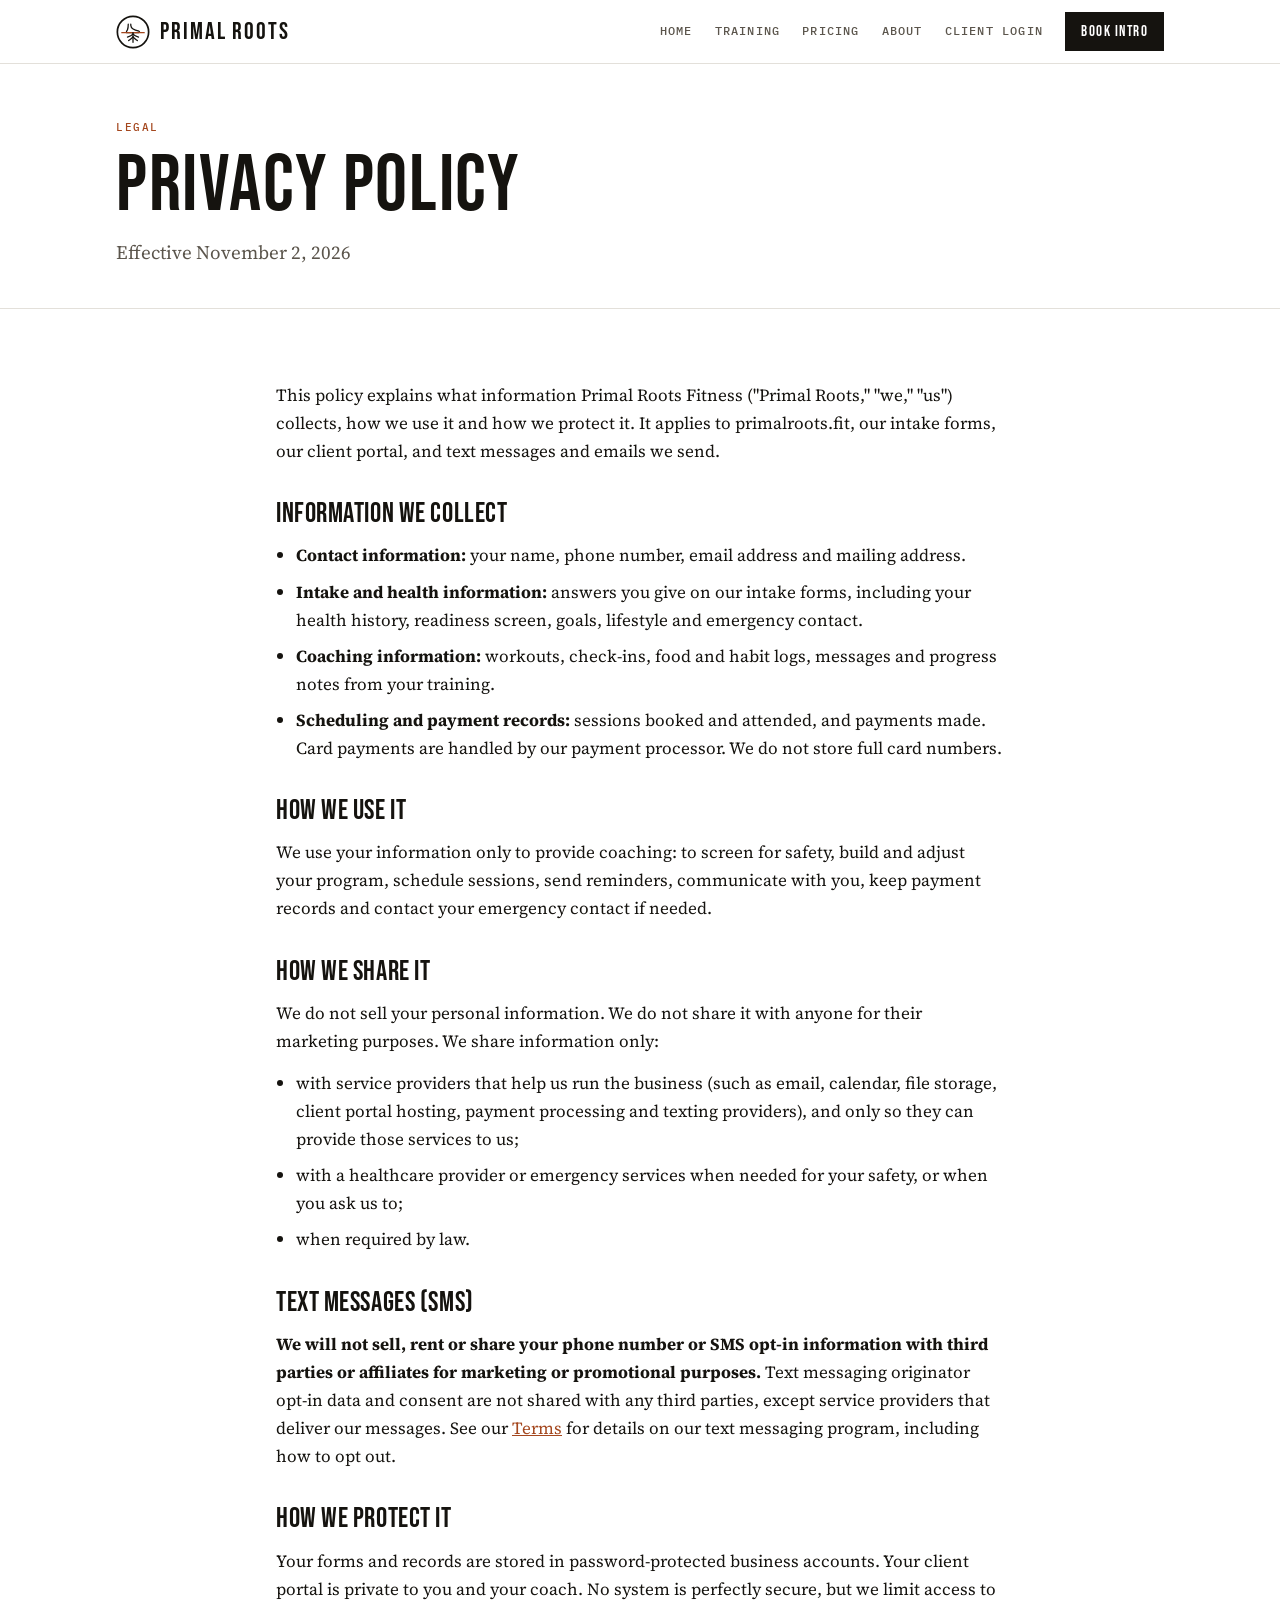
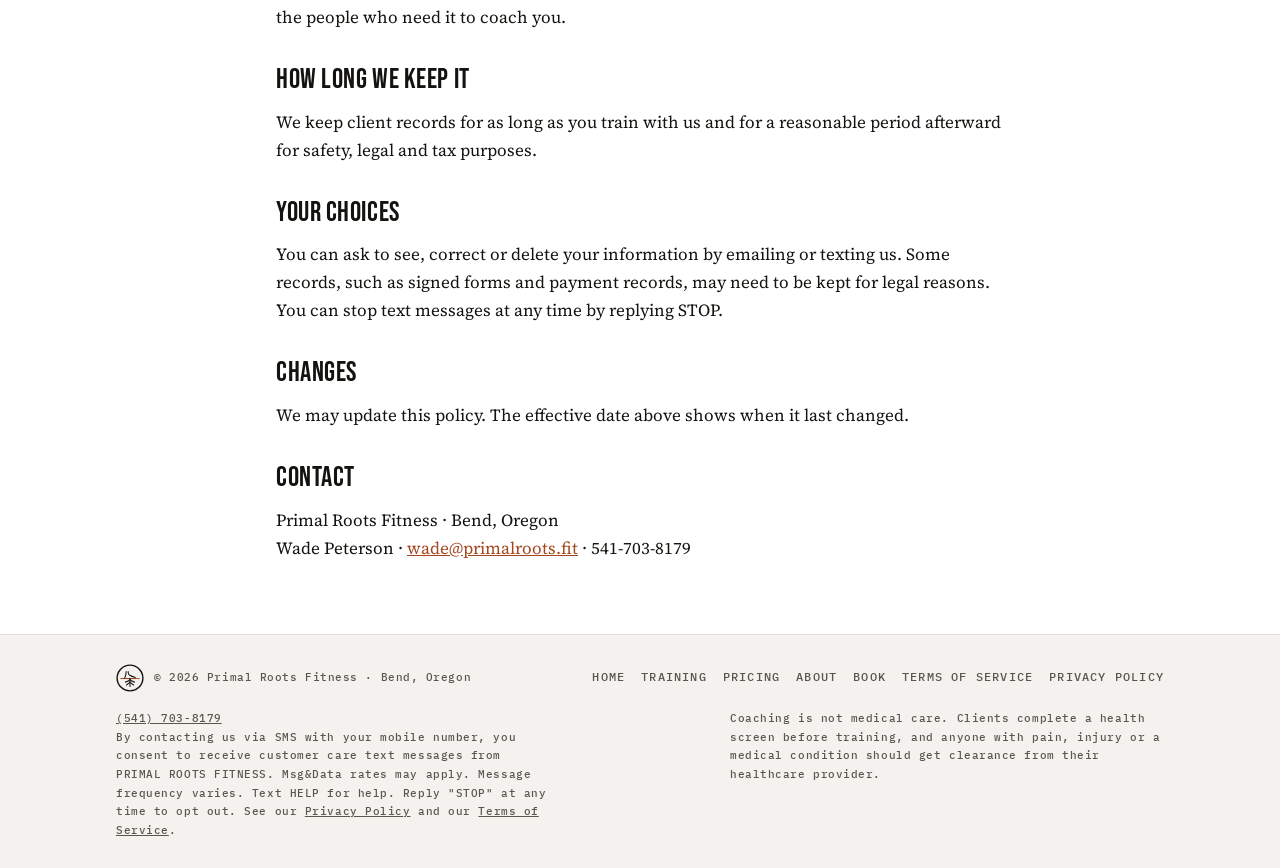
<file: privacy.html>
<!doctype html>
<html lang="en">
<head>
<meta charset="utf-8">
<meta name="viewport" content="width=device-width, initial-scale=1, viewport-fit=cover">
<title>Privacy Policy · Primal Roots</title>
<meta name="description" content="How Primal Roots collects, uses and protects your information.">
<meta property="og:title" content="Privacy Policy · Primal Roots">
<meta property="og:description" content="How Primal Roots collects, uses and protects your information.">
<meta name="theme-color" content="#FFFFFF">
<link rel="icon" href="data:image/svg+xml,%3Csvg%20xmlns%3D%22http%3A//www.w3.org/2000/svg%22%20viewBox%3D%220%200%20200%20200%22%3E%3Crect%20width%3D%22200%22%20height%3D%22200%22%20rx%3D%2240%22%20fill%3D%22%23FFFFFF%22/%3E%3Cg%20fill%3D%22none%22%20stroke%3D%22%2315130F%22%20stroke-linecap%3D%22round%22%20stroke-linejoin%3D%22round%22%3E%3Ccircle%20cx%3D%22100%22%20cy%3D%22100%22%20r%3D%2292%22%20stroke-width%3D%2210%22/%3E%3Cg%20transform%3D%22translate%28100%20104%29%20scale%280.62%29%20translate%28-105%20-120%29%22%20stroke-width%3D%2212%22%3E%3Cpath%20d%3D%22M60%2040%20C60%2064%2058%2080%2052%2094%20C44%20104%2040%20112%2044%20120%20H158%20C168%20120%20170%20110%20162%20106%20C140%20100%20118%2092%20102%2082%20C92%2076%2086%2064%2084%2050%20V40%22/%3E%3C/g%3E%3Cpath%20d%3D%22M34%20104%20H166%22%20stroke%3D%22%23A4471E%22%20stroke-width%3D%227%22/%3E%3Cg%20transform%3D%22translate%28100%20104%29%20scale%280.58%29%20translate%28-100%20-82%29%22%20stroke-width%3D%2213%22%3E%3Cpath%20d%3D%22M100%2082%20V180%22/%3E%3Cpath%20d%3D%22M100%2096%20C86%20112%2066%20120%2044%20126%22/%3E%3Cpath%20d%3D%22M100%2096%20C114%20112%20134%20120%20156%20126%22/%3E%3Cpath%20d%3D%22M100%20124%20C88%20140%2072%20150%2056%20162%22/%3E%3Cpath%20d%3D%22M100%20124%20C112%20140%20128%20150%20144%20162%22/%3E%3C/g%3E%3C/g%3E%3C/svg%3E">
<link rel="preconnect" href="https://fonts.googleapis.com"><link rel="preconnect" href="https://fonts.gstatic.com" crossorigin><link rel="stylesheet" href="https://fonts.googleapis.com/css2?family=Bebas+Neue&family=Source+Serif+4:ital,opsz,wght@0,8..60,400;0,8..60,600;1,8..60,400&family=IBM+Plex+Mono:wght@500&display=swap">
<link rel="stylesheet" href="styles.css">
</head>
<body>
<header><div class="wrap">
<a class="mark" href="index.html"><svg viewBox="0 0 200 200" aria-hidden="true"><g fill="none" stroke="#15130F" stroke-linecap="round" stroke-linejoin="round"><circle cx="100" cy="100" r="92" stroke-width="10"/><g transform="translate(100 104) scale(0.62) translate(-105 -120)" stroke-width="12"><path d="M60 40 C60 64 58 80 52 94 C44 104 40 112 44 120 H158 C168 120 170 110 162 106 C140 100 118 92 102 82 C92 76 86 64 84 50 V40"/></g><path d="M34 104 H166" stroke="#A4471E" stroke-width="7"/><g transform="translate(100 104) scale(0.58) translate(-100 -82)" stroke-width="13"><path d="M100 82 V180"/><path d="M100 96 C86 112 66 120 44 126"/><path d="M100 96 C114 112 134 120 156 126"/><path d="M100 124 C88 140 72 150 56 162"/><path d="M100 124 C112 140 128 150 144 162"/></g></g></svg>Primal Roots</a>
<nav aria-label="Main"><a href="index.html">Home</a><a href="training.html">Training</a><a href="pricing.html">Pricing</a><a href="about.html">About</a><a href="app/">Client login</a><a class="btn" href="book.html">Book intro</a></nav>
</div></header>
<main>
<section class="intro"><div class="wrap"><p class="label">Legal</p><h1>Privacy Policy</h1>
<p class="lede">Effective November 2, 2026</p></div></section>
<section class="section"><div class="wrap legal">
<p>This policy explains what information Primal Roots Fitness ("Primal Roots," "we," "us") collects, how we use it and how we protect it. It applies to primalroots.fit, our intake forms, our client portal, and text messages and emails we send.</p>
<h2>Information we collect</h2>
<ul>
<li><b>Contact information:</b> your name, phone number, email address and mailing address.</li>
<li><b>Intake and health information:</b> answers you give on our intake forms, including your health history, readiness screen, goals, lifestyle and emergency contact.</li>
<li><b>Coaching information:</b> workouts, check-ins, food and habit logs, messages and progress notes from your training.</li>
<li><b>Scheduling and payment records:</b> sessions booked and attended, and payments made. Card payments are handled by our payment processor. We do not store full card numbers.</li>
</ul>
<h2>How we use it</h2>
<p>We use your information only to provide coaching: to screen for safety, build and adjust your program, schedule sessions, send reminders, communicate with you, keep payment records and contact your emergency contact if needed.</p>
<h2>How we share it</h2>
<p>We do not sell your personal information. We do not share it with anyone for their marketing purposes. We share information only:</p>
<ul>
<li>with service providers that help us run the business (such as email, calendar, file storage, client portal hosting, payment processing and texting providers), and only so they can provide those services to us;</li>
<li>with a healthcare provider or emergency services when needed for your safety, or when you ask us to;</li>
<li>when required by law.</li>
</ul>
<h2>Text messages (SMS)</h2>
<p><b>We will not sell, rent or share your phone number or SMS opt-in information with third parties or affiliates for marketing or promotional purposes.</b> Text messaging originator opt-in data and consent are not shared with any third parties, except service providers that deliver our messages. See our <a href="terms.html#sms">Terms</a> for details on our text messaging program, including how to opt out.</p>
<h2>How we protect it</h2>
<p>Your forms and records are stored in password-protected business accounts. Your client portal is private to you and your coach. No system is perfectly secure, but we limit access to the people who need it to coach you.</p>
<h2>How long we keep it</h2>
<p>We keep client records for as long as you train with us and for a reasonable period afterward for safety, legal and tax purposes.</p>
<h2>Your choices</h2>
<p>You can ask to see, correct or delete your information by emailing or texting us. Some records, such as signed forms and payment records, may need to be kept for legal reasons. You can stop text messages at any time by replying STOP.</p>
<h2>Changes</h2>
<p>We may update this policy. The effective date above shows when it last changed.</p>
<h2>Contact</h2>
<p>Primal Roots Fitness · Bend, Oregon<br>Wade Peterson · <a href="mailto:wade@primalroots.fit">wade@primalroots.fit</a> · 541-703-8179</p>
</div></section>
</main>
<footer><div class="wrap">
<span class="fm"><svg viewBox="0 0 200 200" aria-hidden="true"><g fill="none" stroke="#15130F" stroke-linecap="round" stroke-linejoin="round"><circle cx="100" cy="100" r="92" stroke-width="10"/><g transform="translate(100 104) scale(0.62) translate(-105 -120)" stroke-width="12"><path d="M60 40 C60 64 58 80 52 94 C44 104 40 112 44 120 H158 C168 120 170 110 162 106 C140 100 118 92 102 82 C92 76 86 64 84 50 V40"/></g><path d="M34 104 H166" stroke="#A4471E" stroke-width="7"/><g transform="translate(100 104) scale(0.58) translate(-100 -82)" stroke-width="13"><path d="M100 82 V180"/><path d="M100 96 C86 112 66 120 44 126"/><path d="M100 96 C114 112 134 120 156 126"/><path d="M100 124 C88 140 72 150 56 162"/><path d="M100 124 C112 140 128 150 144 162"/></g></g></svg>© 2026 Primal Roots Fitness · Bend, Oregon</span>
<nav aria-label="Footer"><a href="index.html">Home</a><a href="training.html">Training</a><a href="pricing.html">Pricing</a><a href="about.html">About</a><a href="book.html">Book</a><a href="terms.html">Terms of Service</a><a href="privacy.html">Privacy Policy</a></nav>
<p class="sms"><a href="sms:+15417038179">(541) 703-8179</a><br>By contacting us via SMS with your mobile number, you consent to receive customer care text messages from PRIMAL ROOTS FITNESS. Msg&amp;Data rates may apply. Message frequency varies. Text HELP for help. Reply "STOP" at any time to opt out. See our <a href="privacy.html">Privacy Policy</a> and our <a href="terms.html">Terms of Service</a>.</p>
<p>Coaching is not medical care. Clients complete a health screen before training, and anyone with pain, injury or a medical condition should get clearance from their healthcare provider.</p>
</div></footer>
<script src="app.js"></script>
</body>
</html>
</file>
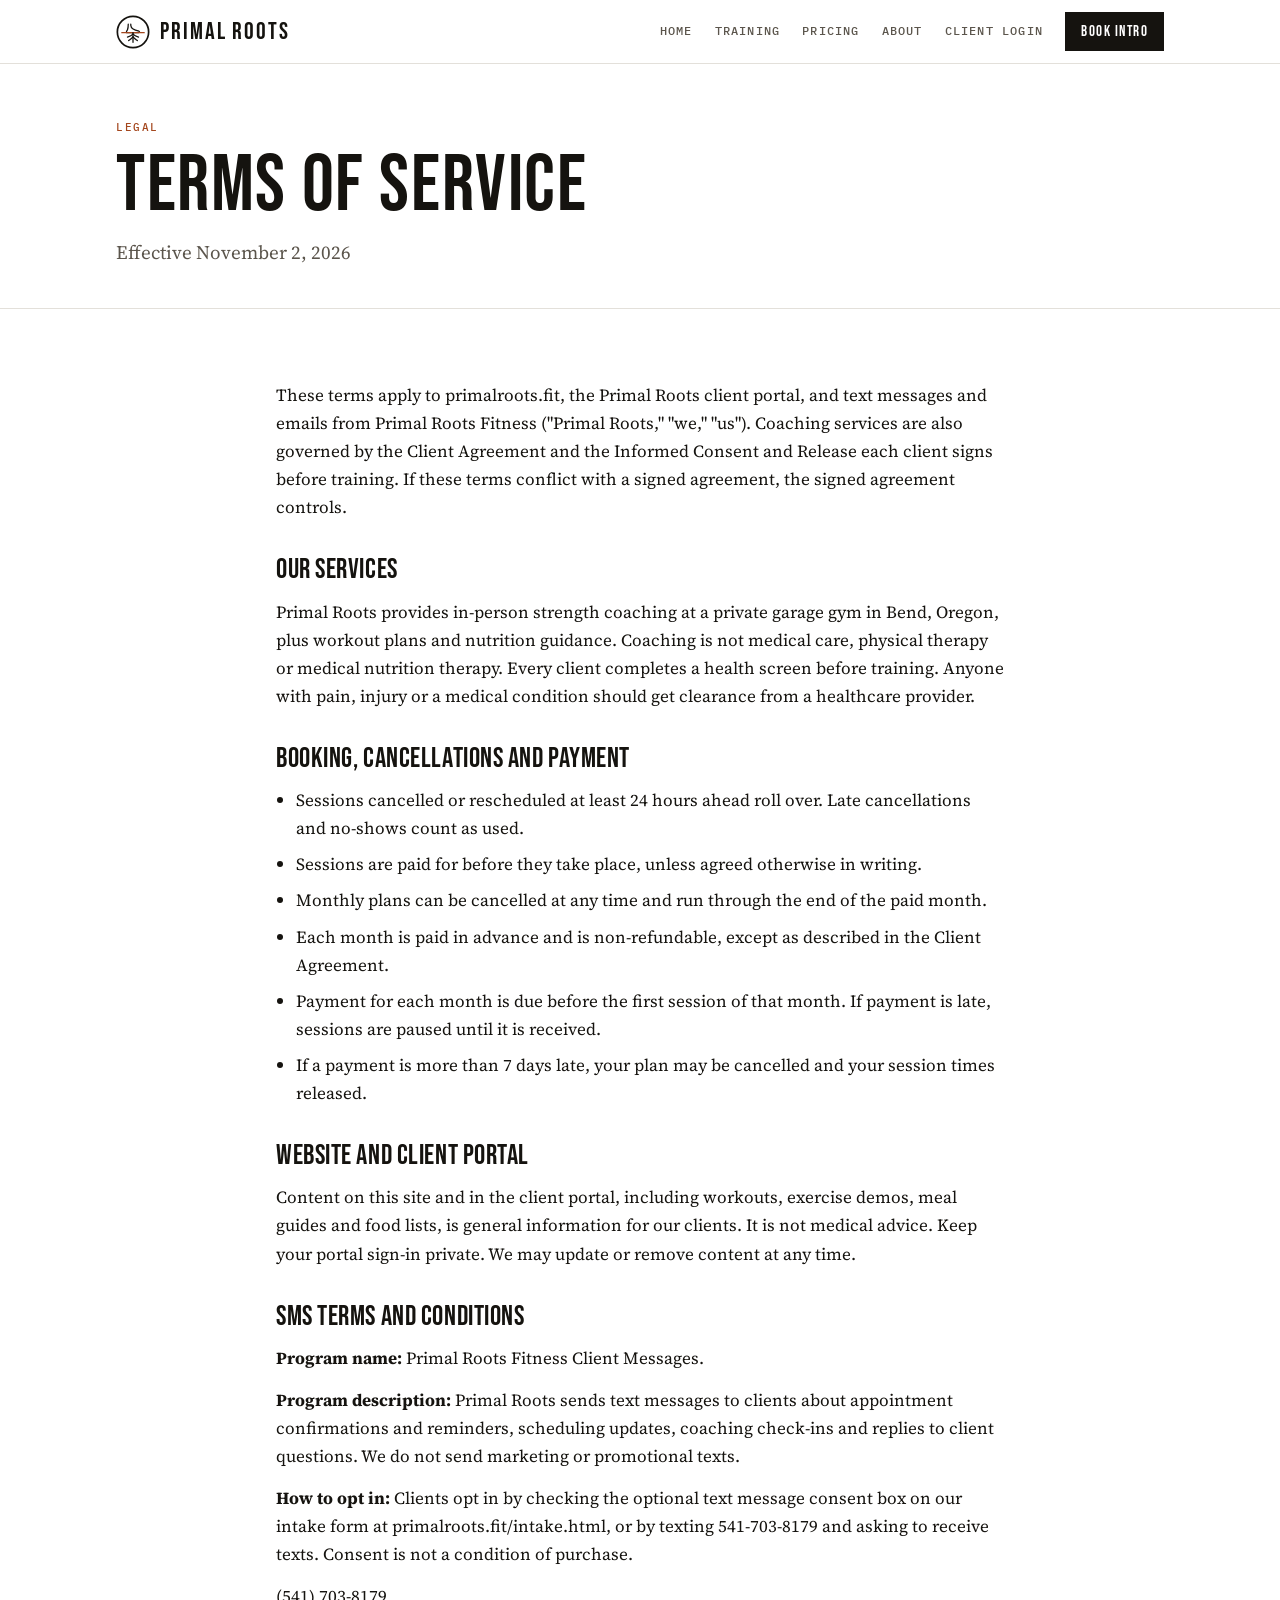
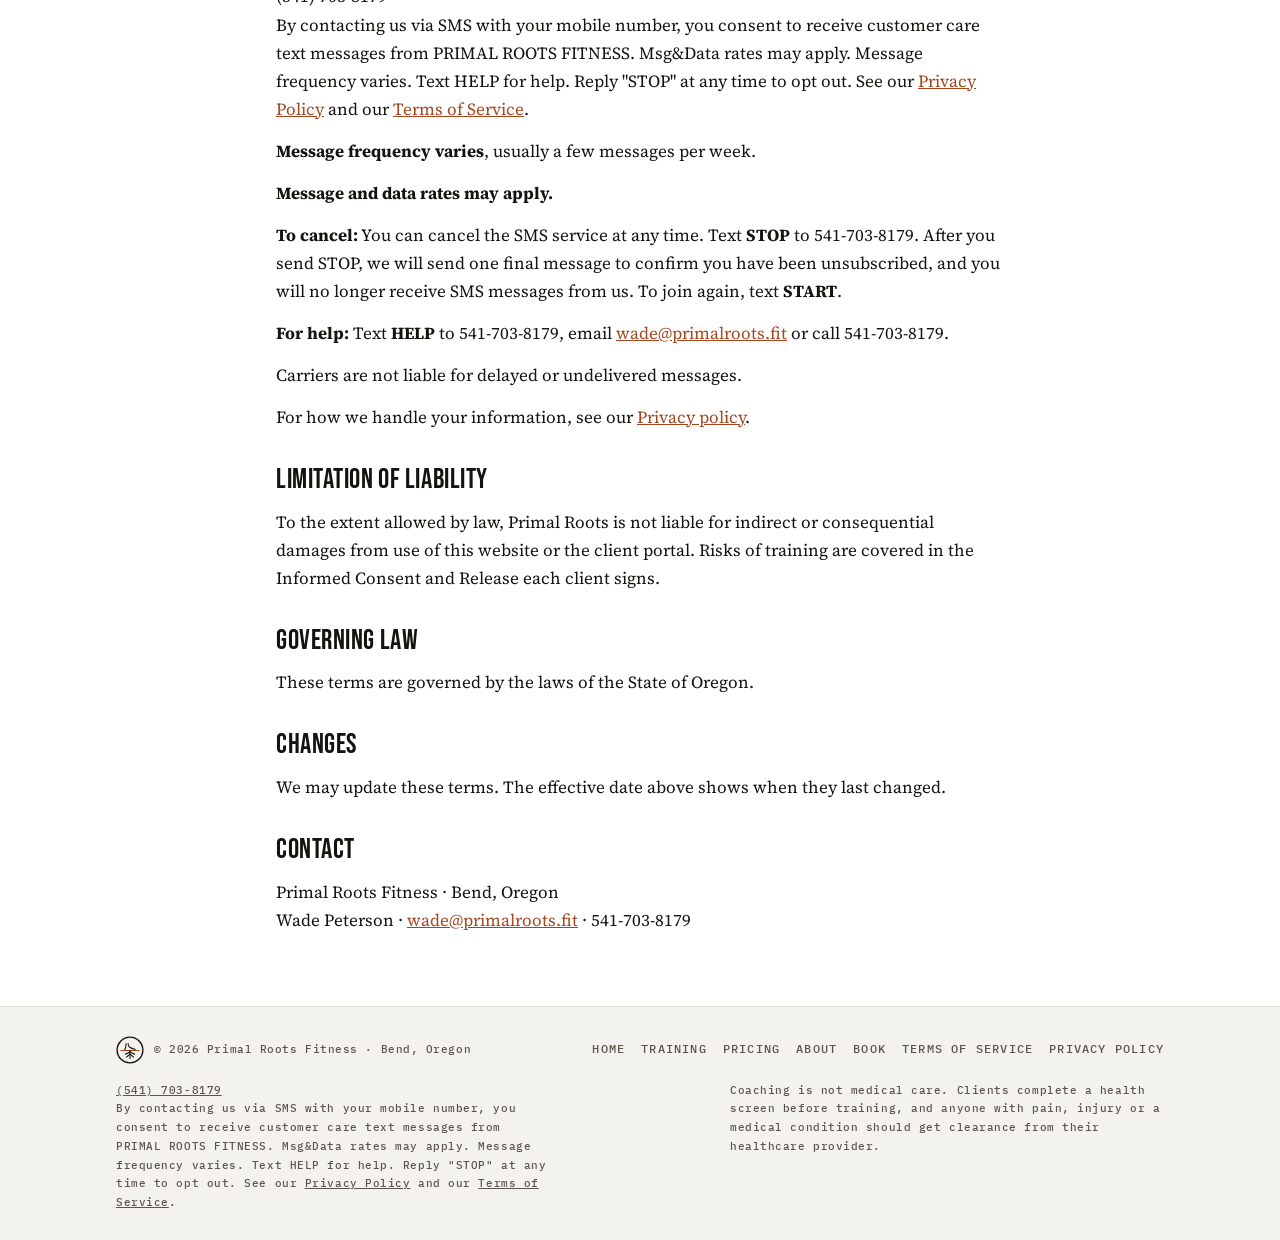
<file: terms.html>
<!doctype html>
<html lang="en">
<head>
<meta charset="utf-8">
<meta name="viewport" content="width=device-width, initial-scale=1, viewport-fit=cover">
<title>Terms and Conditions · Primal Roots</title>
<meta name="description" content="Terms for Primal Roots coaching, website, client portal and text messages.">
<meta property="og:title" content="Terms and Conditions · Primal Roots">
<meta property="og:description" content="Terms for Primal Roots coaching, website, client portal and text messages.">
<meta name="theme-color" content="#FFFFFF">
<link rel="icon" href="data:image/svg+xml,%3Csvg%20xmlns%3D%22http%3A//www.w3.org/2000/svg%22%20viewBox%3D%220%200%20200%20200%22%3E%3Crect%20width%3D%22200%22%20height%3D%22200%22%20rx%3D%2240%22%20fill%3D%22%23FFFFFF%22/%3E%3Cg%20fill%3D%22none%22%20stroke%3D%22%2315130F%22%20stroke-linecap%3D%22round%22%20stroke-linejoin%3D%22round%22%3E%3Ccircle%20cx%3D%22100%22%20cy%3D%22100%22%20r%3D%2292%22%20stroke-width%3D%2210%22/%3E%3Cg%20transform%3D%22translate%28100%20104%29%20scale%280.62%29%20translate%28-105%20-120%29%22%20stroke-width%3D%2212%22%3E%3Cpath%20d%3D%22M60%2040%20C60%2064%2058%2080%2052%2094%20C44%20104%2040%20112%2044%20120%20H158%20C168%20120%20170%20110%20162%20106%20C140%20100%20118%2092%20102%2082%20C92%2076%2086%2064%2084%2050%20V40%22/%3E%3C/g%3E%3Cpath%20d%3D%22M34%20104%20H166%22%20stroke%3D%22%23A4471E%22%20stroke-width%3D%227%22/%3E%3Cg%20transform%3D%22translate%28100%20104%29%20scale%280.58%29%20translate%28-100%20-82%29%22%20stroke-width%3D%2213%22%3E%3Cpath%20d%3D%22M100%2082%20V180%22/%3E%3Cpath%20d%3D%22M100%2096%20C86%20112%2066%20120%2044%20126%22/%3E%3Cpath%20d%3D%22M100%2096%20C114%20112%20134%20120%20156%20126%22/%3E%3Cpath%20d%3D%22M100%20124%20C88%20140%2072%20150%2056%20162%22/%3E%3Cpath%20d%3D%22M100%20124%20C112%20140%20128%20150%20144%20162%22/%3E%3C/g%3E%3C/g%3E%3C/svg%3E">
<link rel="preconnect" href="https://fonts.googleapis.com"><link rel="preconnect" href="https://fonts.gstatic.com" crossorigin><link rel="stylesheet" href="https://fonts.googleapis.com/css2?family=Bebas+Neue&family=Source+Serif+4:ital,opsz,wght@0,8..60,400;0,8..60,600;1,8..60,400&family=IBM+Plex+Mono:wght@500&display=swap">
<link rel="stylesheet" href="styles.css">
</head>
<body>
<header><div class="wrap">
<a class="mark" href="index.html"><svg viewBox="0 0 200 200" aria-hidden="true"><g fill="none" stroke="#15130F" stroke-linecap="round" stroke-linejoin="round"><circle cx="100" cy="100" r="92" stroke-width="10"/><g transform="translate(100 104) scale(0.62) translate(-105 -120)" stroke-width="12"><path d="M60 40 C60 64 58 80 52 94 C44 104 40 112 44 120 H158 C168 120 170 110 162 106 C140 100 118 92 102 82 C92 76 86 64 84 50 V40"/></g><path d="M34 104 H166" stroke="#A4471E" stroke-width="7"/><g transform="translate(100 104) scale(0.58) translate(-100 -82)" stroke-width="13"><path d="M100 82 V180"/><path d="M100 96 C86 112 66 120 44 126"/><path d="M100 96 C114 112 134 120 156 126"/><path d="M100 124 C88 140 72 150 56 162"/><path d="M100 124 C112 140 128 150 144 162"/></g></g></svg>Primal Roots</a>
<nav aria-label="Main"><a href="index.html">Home</a><a href="training.html">Training</a><a href="pricing.html">Pricing</a><a href="about.html">About</a><a href="app/">Client login</a><a class="btn" href="book.html">Book intro</a></nav>
</div></header>
<main>
<section class="intro"><div class="wrap"><p class="label">Legal</p><h1>Terms of Service</h1>
<p class="lede">Effective November 2, 2026</p></div></section>
<section class="section"><div class="wrap legal">
<p>These terms apply to primalroots.fit, the Primal Roots client portal, and text messages and emails from Primal Roots Fitness ("Primal Roots," "we," "us"). Coaching services are also governed by the Client Agreement and the Informed Consent and Release each client signs before training. If these terms conflict with a signed agreement, the signed agreement controls.</p>
<h2>Our services</h2>
<p>Primal Roots provides in-person strength coaching at a private garage gym in Bend, Oregon, plus workout plans and nutrition guidance. Coaching is not medical care, physical therapy or medical nutrition therapy. Every client completes a health screen before training. Anyone with pain, injury or a medical condition should get clearance from a healthcare provider.</p>
<h2>Booking, cancellations and payment</h2>
<ul>
<li>Sessions cancelled or rescheduled at least 24 hours ahead roll over. Late cancellations and no-shows count as used.</li>
<li>Sessions are paid for before they take place, unless agreed otherwise in writing.</li>
<li>Monthly plans can be cancelled at any time and run through the end of the paid month.</li>
<li>Each month is paid in advance and is non-refundable, except as described in the Client Agreement.</li>
<li>Payment for each month is due before the first session of that month. If payment is late, sessions are paused until it is received.</li>
<li>If a payment is more than 7 days late, your plan may be cancelled and your session times released.</li>
</ul>
<h2>Website and client portal</h2>
<p>Content on this site and in the client portal, including workouts, exercise demos, meal guides and food lists, is general information for our clients. It is not medical advice. Keep your portal sign-in private. We may update or remove content at any time.</p>
<h2 id="sms">SMS terms and conditions</h2>
<p><b>Program name:</b> Primal Roots Fitness Client Messages.</p>
<p><b>Program description:</b> Primal Roots sends text messages to clients about appointment confirmations and reminders, scheduling updates, coaching check-ins and replies to client questions. We do not send marketing or promotional texts.</p>
<p><b>How to opt in:</b> Clients opt in by checking the optional text message consent box on our intake form at primalroots.fit/intake.html, or by texting 541-703-8179 and asking to receive texts. Consent is not a condition of purchase.</p>
<p>(541) 703-8179<br>By contacting us via SMS with your mobile number, you consent to receive customer care text messages from PRIMAL ROOTS FITNESS. Msg&amp;Data rates may apply. Message frequency varies. Text HELP for help. Reply "STOP" at any time to opt out. See our <a href="privacy.html">Privacy Policy</a> and our <a href="terms.html">Terms of Service</a>.</p>
<p><b>Message frequency varies</b>, usually a few messages per week.</p>
<p><b>Message and data rates may apply.</b></p>
<p><b>To cancel:</b> You can cancel the SMS service at any time. Text <b>STOP</b> to 541-703-8179. After you send STOP, we will send one final message to confirm you have been unsubscribed, and you will no longer receive SMS messages from us. To join again, text <b>START</b>.</p>
<p><b>For help:</b> Text <b>HELP</b> to 541-703-8179, email <a href="mailto:wade@primalroots.fit">wade@primalroots.fit</a> or call 541-703-8179.</p>
<p>Carriers are not liable for delayed or undelivered messages.</p>
<p>For how we handle your information, see our <a href="privacy.html">Privacy policy</a>.</p>
<h2>Limitation of liability</h2>
<p>To the extent allowed by law, Primal Roots is not liable for indirect or consequential damages from use of this website or the client portal. Risks of training are covered in the Informed Consent and Release each client signs.</p>
<h2>Governing law</h2>
<p>These terms are governed by the laws of the State of Oregon.</p>
<h2>Changes</h2>
<p>We may update these terms. The effective date above shows when they last changed.</p>
<h2>Contact</h2>
<p>Primal Roots Fitness · Bend, Oregon<br>Wade Peterson · <a href="mailto:wade@primalroots.fit">wade@primalroots.fit</a> · 541-703-8179</p>
</div></section>
</main>
<footer><div class="wrap">
<span class="fm"><svg viewBox="0 0 200 200" aria-hidden="true"><g fill="none" stroke="#15130F" stroke-linecap="round" stroke-linejoin="round"><circle cx="100" cy="100" r="92" stroke-width="10"/><g transform="translate(100 104) scale(0.62) translate(-105 -120)" stroke-width="12"><path d="M60 40 C60 64 58 80 52 94 C44 104 40 112 44 120 H158 C168 120 170 110 162 106 C140 100 118 92 102 82 C92 76 86 64 84 50 V40"/></g><path d="M34 104 H166" stroke="#A4471E" stroke-width="7"/><g transform="translate(100 104) scale(0.58) translate(-100 -82)" stroke-width="13"><path d="M100 82 V180"/><path d="M100 96 C86 112 66 120 44 126"/><path d="M100 96 C114 112 134 120 156 126"/><path d="M100 124 C88 140 72 150 56 162"/><path d="M100 124 C112 140 128 150 144 162"/></g></g></svg>© 2026 Primal Roots Fitness · Bend, Oregon</span>
<nav aria-label="Footer"><a href="index.html">Home</a><a href="training.html">Training</a><a href="pricing.html">Pricing</a><a href="about.html">About</a><a href="book.html">Book</a><a href="terms.html">Terms of Service</a><a href="privacy.html">Privacy Policy</a></nav>
<p class="sms"><a href="sms:+15417038179">(541) 703-8179</a><br>By contacting us via SMS with your mobile number, you consent to receive customer care text messages from PRIMAL ROOTS FITNESS. Msg&amp;Data rates may apply. Message frequency varies. Text HELP for help. Reply "STOP" at any time to opt out. See our <a href="privacy.html">Privacy Policy</a> and our <a href="terms.html">Terms of Service</a>.</p>
<p>Coaching is not medical care. Clients complete a health screen before training, and anyone with pain, injury or a medical condition should get clearance from their healthcare provider.</p>
</div></footer>
<script src="app.js"></script>
</body>
</html>
</file>
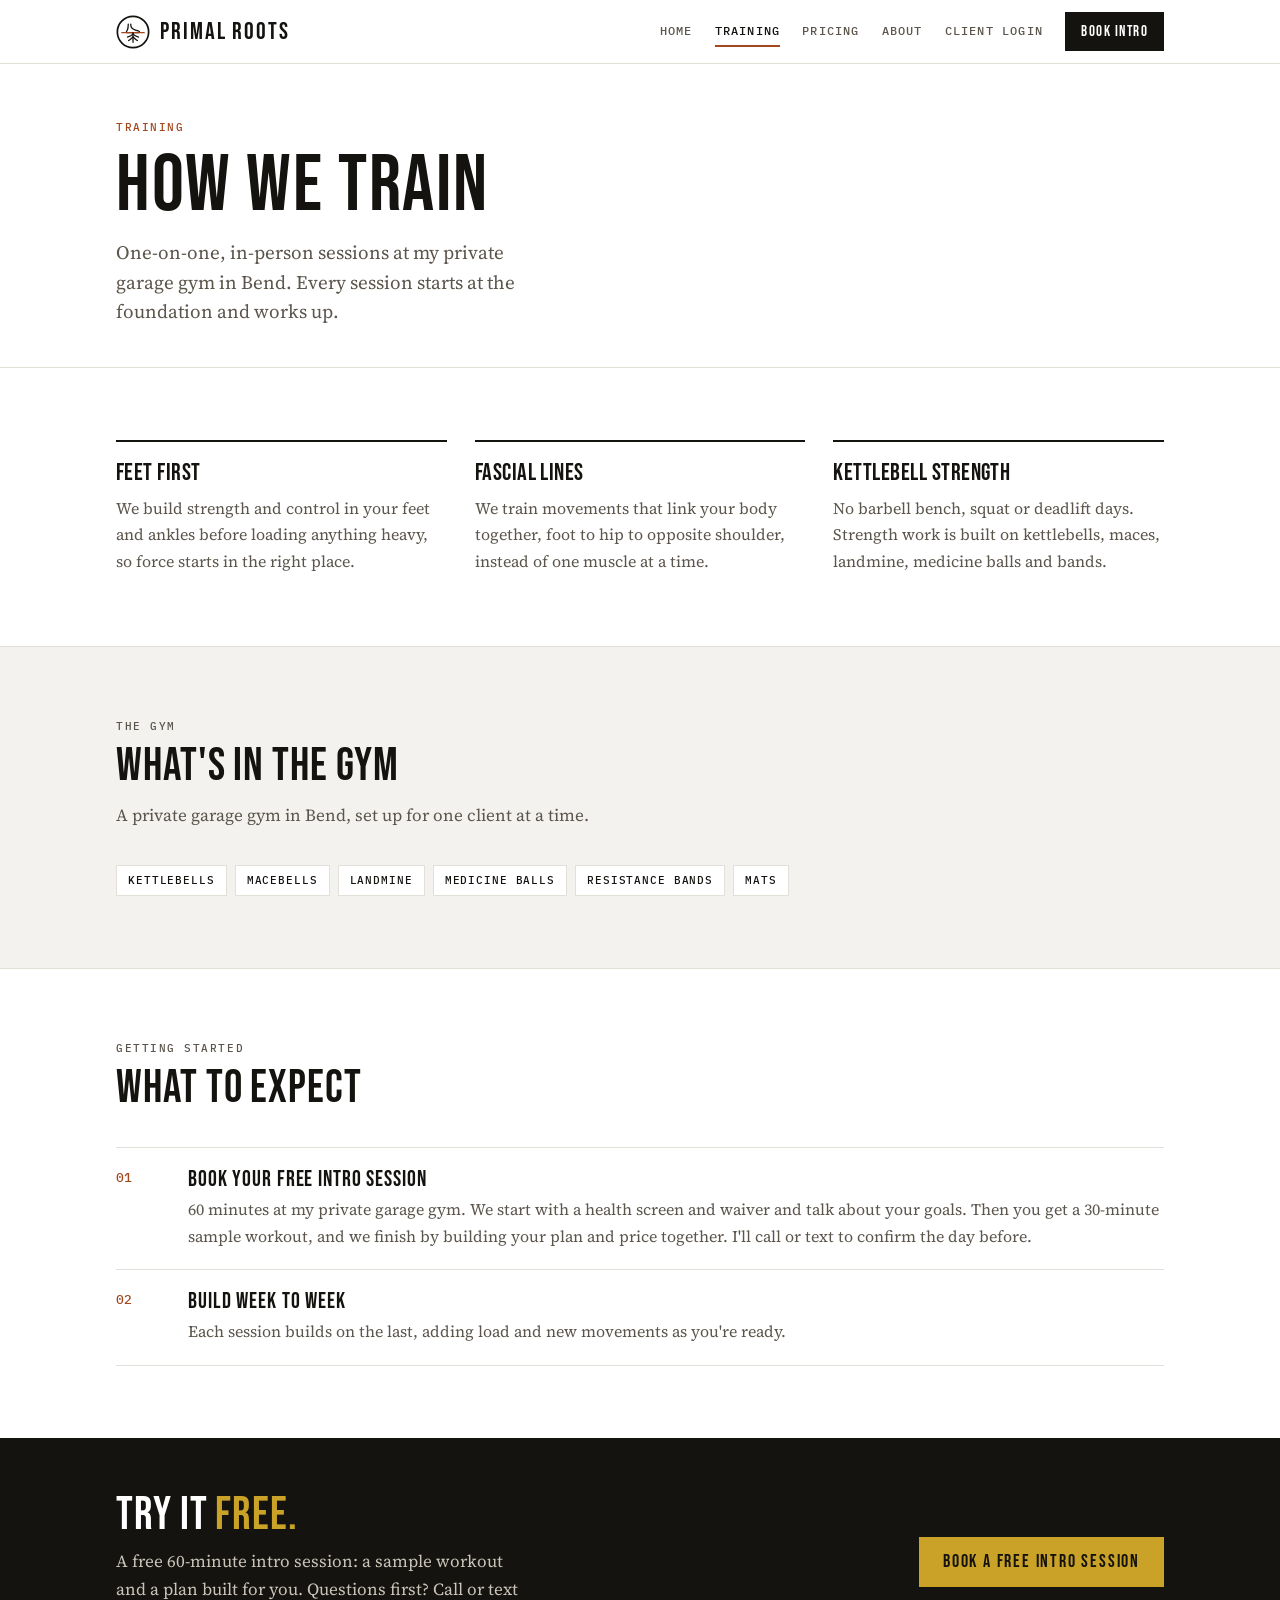
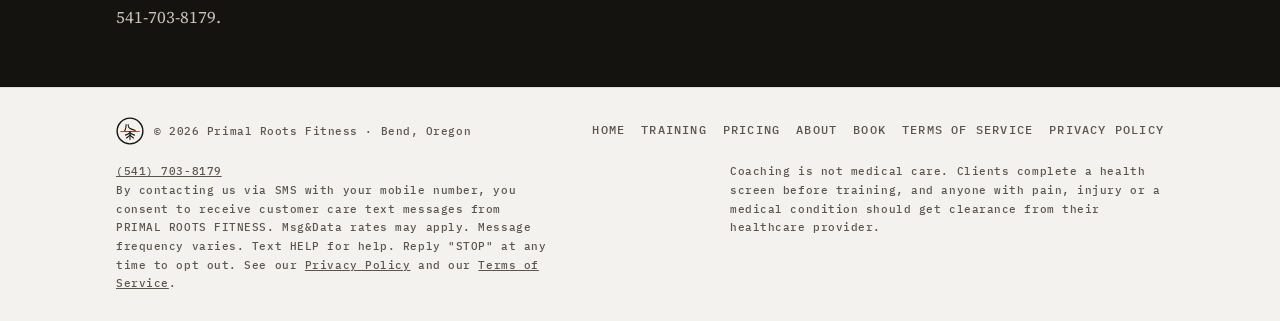
<file: training.html>
<!doctype html>
<html lang="en">
<head>
<meta charset="utf-8">
<meta name="viewport" content="width=device-width, initial-scale=1, viewport-fit=cover">
<title>Training · Primal Roots</title>
<meta name="description" content="How Primal Roots trains: feet first, fascial lines and kettlebell strength.">
<meta property="og:title" content="Training · Primal Roots">
<meta property="og:description" content="How Primal Roots trains: feet first, fascial lines and kettlebell strength.">
<meta name="theme-color" content="#FFFFFF">
<link rel="icon" href="data:image/svg+xml,%3Csvg%20xmlns%3D%22http%3A//www.w3.org/2000/svg%22%20viewBox%3D%220%200%20200%20200%22%3E%3Crect%20width%3D%22200%22%20height%3D%22200%22%20rx%3D%2240%22%20fill%3D%22%23FFFFFF%22/%3E%3Cg%20fill%3D%22none%22%20stroke%3D%22%2315130F%22%20stroke-linecap%3D%22round%22%20stroke-linejoin%3D%22round%22%3E%3Ccircle%20cx%3D%22100%22%20cy%3D%22100%22%20r%3D%2292%22%20stroke-width%3D%2210%22/%3E%3Cg%20transform%3D%22translate%28100%20104%29%20scale%280.62%29%20translate%28-105%20-120%29%22%20stroke-width%3D%2212%22%3E%3Cpath%20d%3D%22M60%2040%20C60%2064%2058%2080%2052%2094%20C44%20104%2040%20112%2044%20120%20H158%20C168%20120%20170%20110%20162%20106%20C140%20100%20118%2092%20102%2082%20C92%2076%2086%2064%2084%2050%20V40%22/%3E%3C/g%3E%3Cpath%20d%3D%22M34%20104%20H166%22%20stroke%3D%22%23A4471E%22%20stroke-width%3D%227%22/%3E%3Cg%20transform%3D%22translate%28100%20104%29%20scale%280.58%29%20translate%28-100%20-82%29%22%20stroke-width%3D%2213%22%3E%3Cpath%20d%3D%22M100%2082%20V180%22/%3E%3Cpath%20d%3D%22M100%2096%20C86%20112%2066%20120%2044%20126%22/%3E%3Cpath%20d%3D%22M100%2096%20C114%20112%20134%20120%20156%20126%22/%3E%3Cpath%20d%3D%22M100%20124%20C88%20140%2072%20150%2056%20162%22/%3E%3Cpath%20d%3D%22M100%20124%20C112%20140%20128%20150%20144%20162%22/%3E%3C/g%3E%3C/g%3E%3C/svg%3E">
<link rel="preconnect" href="https://fonts.googleapis.com"><link rel="preconnect" href="https://fonts.gstatic.com" crossorigin><link rel="stylesheet" href="https://fonts.googleapis.com/css2?family=Bebas+Neue&family=Source+Serif+4:ital,opsz,wght@0,8..60,400;0,8..60,600;1,8..60,400&family=IBM+Plex+Mono:wght@500&display=swap">
<link rel="stylesheet" href="styles.css">
</head>
<body>
<header><div class="wrap">
<a class="mark" href="index.html"><svg viewBox="0 0 200 200" aria-hidden="true"><g fill="none" stroke="#15130F" stroke-linecap="round" stroke-linejoin="round"><circle cx="100" cy="100" r="92" stroke-width="10"/><g transform="translate(100 104) scale(0.62) translate(-105 -120)" stroke-width="12"><path d="M60 40 C60 64 58 80 52 94 C44 104 40 112 44 120 H158 C168 120 170 110 162 106 C140 100 118 92 102 82 C92 76 86 64 84 50 V40"/></g><path d="M34 104 H166" stroke="#A4471E" stroke-width="7"/><g transform="translate(100 104) scale(0.58) translate(-100 -82)" stroke-width="13"><path d="M100 82 V180"/><path d="M100 96 C86 112 66 120 44 126"/><path d="M100 96 C114 112 134 120 156 126"/><path d="M100 124 C88 140 72 150 56 162"/><path d="M100 124 C112 140 128 150 144 162"/></g></g></svg>Primal Roots</a>
<nav aria-label="Main"><a href="index.html">Home</a><a href="training.html" aria-current="page">Training</a><a href="pricing.html">Pricing</a><a href="about.html">About</a><a href="app/">Client login</a><a class="btn" href="book.html">Book intro</a></nav>
</div></header>
<main>
<section class="intro"><div class="wrap"><p class="label">Training</p><h1>How we train</h1>
<p class="lede">One-on-one, in-person sessions at my private garage gym in Bend. Every session starts at the foundation and works up.</p></div></section>
<section class="section"><div class="wrap">
<ul class="points">
<li><h3>Feet first</h3><p>We build strength and control in your feet and ankles before loading anything heavy, so force starts in the right place.</p></li>
<li><h3>Fascial lines</h3><p>We train movements that link your body together, foot to hip to opposite shoulder, instead of one muscle at a time.</p></li>
<li><h3>Kettlebell strength</h3><p>No barbell bench, squat or deadlift days. Strength work is built on kettlebells, maces, landmine, medicine balls and bands.</p></li>
</ul>
</div></section>
<section class="section tint"><div class="wrap">
<div class="head"><p class="label">The gym</p><h2>What's in the gym</h2><p>A private garage gym in Bend, set up for one client at a time.</p></div>
<div class="kit"><span>Kettlebells</span><span>Macebells</span><span>Landmine</span><span>Medicine balls</span><span>Resistance bands</span><span>Mats</span></div>
</div></section>
<section class="section"><div class="wrap">
<div class="head"><p class="label">Getting started</p><h2>What to expect</h2></div>
<ol class="steps">
<li><div><b>Book your free intro session</b><p>60 minutes at my private garage gym. We start with a health screen and waiver and talk about your goals. Then you get a 30-minute sample workout, and we finish by building your plan and price together. I'll call or text to confirm the day before.</p></div></li>
<li><div><b>Build week to week</b><p>Each session builds on the last, adding load and new movements as you're ready.</p></div></li>
</ol>
</div></section>
<section class="band"><div class="wrap">
<div><h2>Try it <span>free.</span></h2><p>A free 60-minute intro session: a sample workout and a plan built for you. Questions first? Call or text 541-703-8179.</p></div>
<a class="btn" href="https://calendar.app.google/MXGP5ihnuN8vnBzv5" target="_blank" rel="noopener">Book a free intro session</a>
</div></section>
</main>
<footer><div class="wrap">
<span class="fm"><svg viewBox="0 0 200 200" aria-hidden="true"><g fill="none" stroke="#15130F" stroke-linecap="round" stroke-linejoin="round"><circle cx="100" cy="100" r="92" stroke-width="10"/><g transform="translate(100 104) scale(0.62) translate(-105 -120)" stroke-width="12"><path d="M60 40 C60 64 58 80 52 94 C44 104 40 112 44 120 H158 C168 120 170 110 162 106 C140 100 118 92 102 82 C92 76 86 64 84 50 V40"/></g><path d="M34 104 H166" stroke="#A4471E" stroke-width="7"/><g transform="translate(100 104) scale(0.58) translate(-100 -82)" stroke-width="13"><path d="M100 82 V180"/><path d="M100 96 C86 112 66 120 44 126"/><path d="M100 96 C114 112 134 120 156 126"/><path d="M100 124 C88 140 72 150 56 162"/><path d="M100 124 C112 140 128 150 144 162"/></g></g></svg>© 2026 Primal Roots Fitness · Bend, Oregon</span>
<nav aria-label="Footer"><a href="index.html">Home</a><a href="training.html">Training</a><a href="pricing.html">Pricing</a><a href="about.html">About</a><a href="book.html">Book</a><a href="terms.html">Terms of Service</a><a href="privacy.html">Privacy Policy</a></nav>
<p class="sms"><a href="sms:+15417038179">(541) 703-8179</a><br>By contacting us via SMS with your mobile number, you consent to receive customer care text messages from PRIMAL ROOTS FITNESS. Msg&amp;Data rates may apply. Message frequency varies. Text HELP for help. Reply "STOP" at any time to opt out. See our <a href="privacy.html">Privacy Policy</a> and our <a href="terms.html">Terms of Service</a>.</p>
<p>Coaching is not medical care. Clients complete a health screen before training, and anyone with pain, injury or a medical condition should get clearance from their healthcare provider.</p>
</div></footer>
<script src="app.js"></script>
</body>
</html>
</file>
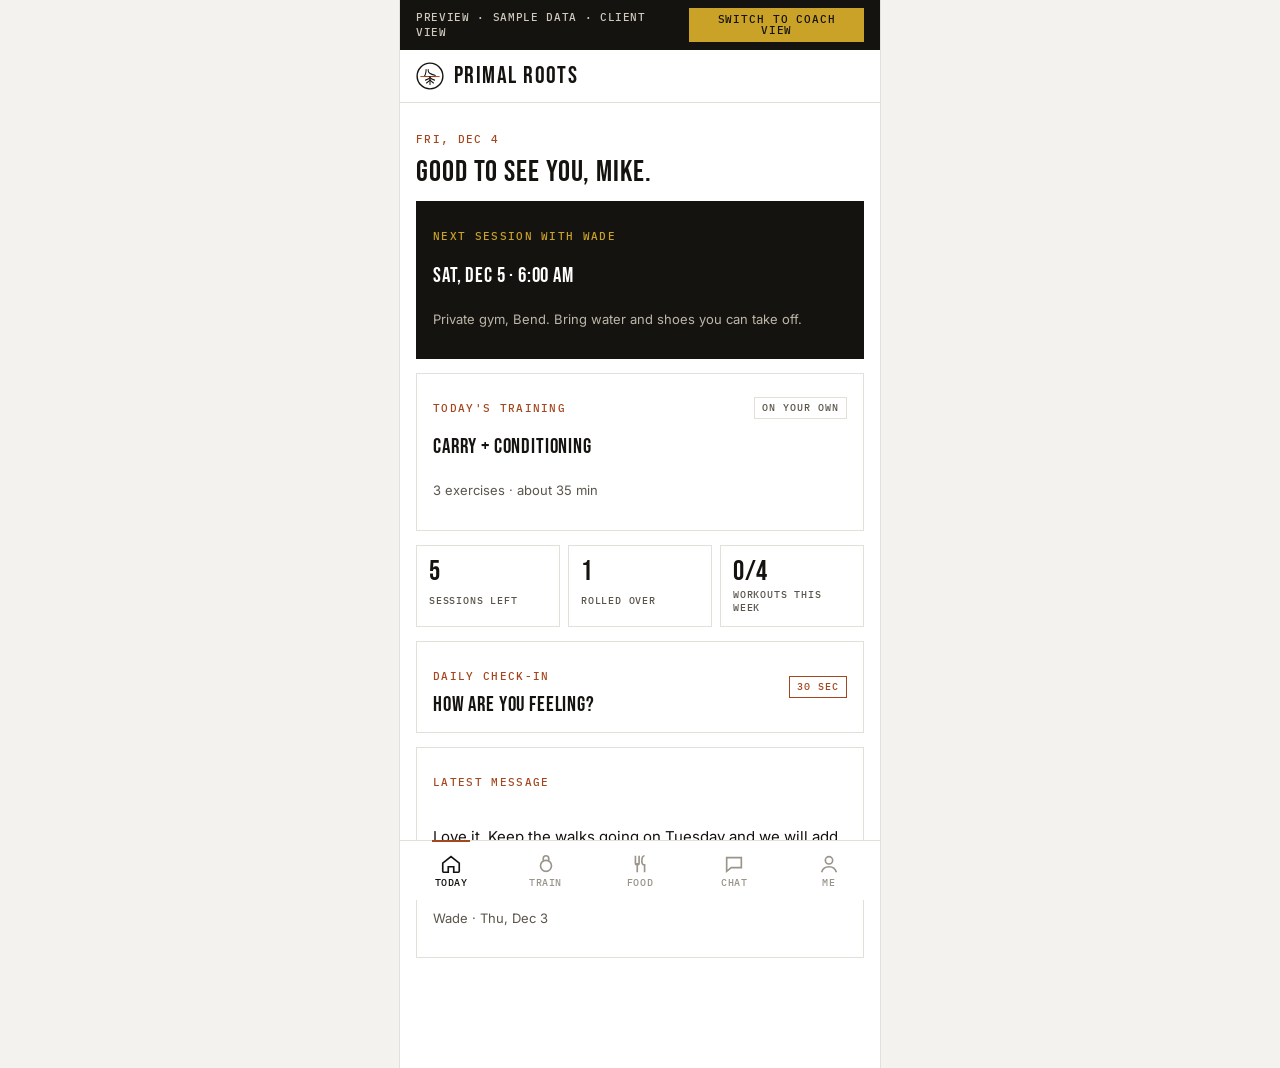
<file: app/preview.html>
<!doctype html>
<html lang="en">
<head>
<meta charset="utf-8">
<meta name="viewport" content="width=device-width, initial-scale=1, viewport-fit=cover">
<meta name="robots" content="noindex">
<title>Primal Roots App</title>
<link rel="preconnect" href="https://fonts.googleapis.com">
<link rel="preconnect" href="https://fonts.gstatic.com" crossorigin>
<link rel="stylesheet" href="https://fonts.googleapis.com/css2?family=Bebas+Neue&family=Source+Serif+4:opsz,wght@8..60,400;8..60,600&family=IBM+Plex+Mono:wght@500&family=Inter:wght@400;500;600&display=swap">
<style>
/* Layout: phone-first app shell. Sticky top bar, scrolling screen, fixed bottom tab bar. Coach view swaps the tabs. */
:root{
  --paper:#FFFFFF; --mist:#F3F2EF; --ink:#15130F; --stone:#5B554C; --rule:#E3E0DA; --gold:#C9A227; --rust:#A4471E; --ok:#2E7D32;
  --display:"Bebas Neue","Arial Narrow",Impact,sans-serif;
  --ui:"Inter",system-ui,-apple-system,"Segoe UI",Roboto,sans-serif;
  --mono:"IBM Plex Mono",ui-monospace,Menlo,monospace;
  color-scheme:light;
}
*{box-sizing:border-box}
html,body{height:100%}
body{margin:0;background:var(--mist);color:var(--ink);font:400 15px/1.5 var(--ui);-webkit-font-smoothing:antialiased}
body::before{content:"";position:fixed;inset:0 0 auto;height:env(safe-area-inset-top,0px);z-index:30;background:var(--paper)}
button{font:inherit;color:inherit;cursor:pointer}
:focus-visible{outline:2px solid var(--rust);outline-offset:2px}
@media (prefers-reduced-motion:reduce){*{transition:none!important;animation:none!important}}
.app{max-width:480px;margin:0 auto;min-height:100%;background:var(--paper);position:relative;box-shadow:0 0 0 1px var(--rule)}
.preview{background:var(--ink);color:#cfc9be;font:500 11px/1.4 var(--mono);letter-spacing:.06em;text-transform:uppercase;padding:8px max(16px,env(safe-area-inset-right,0px)) 8px max(16px,env(safe-area-inset-left,0px));display:flex;justify-content:space-between;align-items:center;gap:10px}
.preview button{background:var(--gold);color:var(--ink);border:0;padding:6px 10px;font:500 11px/1 var(--mono);letter-spacing:.08em;text-transform:uppercase}
.top{position:sticky;top:env(safe-area-inset-top,0px);z-index:20;background:var(--paper);border-bottom:1px solid var(--rule);display:flex;align-items:center;gap:10px;padding:12px max(16px,env(safe-area-inset-right,0px)) 12px max(16px,env(safe-area-inset-left,0px))}
.top svg.mk{width:28px;height:28px;flex:0 0 auto}
.top h1{font:400 24px/1 var(--display);letter-spacing:.06em;margin:0;flex:1}
.back{background:none;border:0;padding:6px 8px 6px 0;font:500 12px/1 var(--mono);letter-spacing:.08em;text-transform:uppercase;color:var(--stone)}
.screen{padding:18px max(16px,env(safe-area-inset-right,0px)) 110px max(16px,env(safe-area-inset-left,0px));display:grid;gap:14px}
.label{font:500 11px/1.3 var(--mono);letter-spacing:.12em;text-transform:uppercase;color:var(--rust)}
.muted{color:var(--stone)}
.small{font-size:13px}
h2{font:400 30px/1 var(--display);letter-spacing:.03em;margin:0}
h3{font:400 21px/1.05 var(--display);letter-spacing:.04em;margin:0}
.card{border:1px solid var(--rule);background:var(--paper);padding:16px;display:grid;gap:10px}
.card.dark{background:var(--ink);color:var(--paper);border-color:var(--ink)}
.card.dark .muted{color:#bdb6aa}
.card.dark .label{color:var(--gold)}
.card.tap{cursor:pointer;text-align:left;width:100%}
.card.tap:hover{border-color:var(--ink)}
.row{display:flex;align-items:center;justify-content:space-between;gap:12px}
.stats{display:grid;grid-template-columns:repeat(3,1fr);gap:8px}
.stat{border:1px solid var(--rule);padding:12px;display:grid;gap:2px}
.stat b{font:400 28px/1 var(--display);letter-spacing:.02em;font-variant-numeric:tabular-nums}
.stat span{font:500 10px/1.3 var(--mono);letter-spacing:.08em;text-transform:uppercase;color:var(--stone)}
.btn{display:inline-flex;align-items:center;justify-content:center;gap:8px;border:2px solid var(--ink);background:var(--ink);color:var(--paper);padding:12px 16px;font:400 17px/1 var(--display);letter-spacing:.1em;text-transform:uppercase;text-decoration:none}
.btn.ghost{background:transparent;color:var(--ink)}
.btn.gold{background:var(--gold);border-color:var(--gold);color:var(--ink)}
.btn.block{width:100%}
.chip{display:inline-block;font:500 10px/1 var(--mono);letter-spacing:.1em;text-transform:uppercase;padding:5px 7px;border:1px solid var(--rule);color:var(--stone)}
.chip.ok{border-color:var(--ok);color:var(--ok)}
.chip.warn{border-color:var(--rust);color:var(--rust)}
.chip.solid{background:var(--rust);border-color:var(--rust);color:#fff}
.tabs{position:fixed;bottom:0;left:50%;transform:translateX(-50%);width:100%;max-width:480px;background:var(--paper);border-top:1px solid var(--rule);display:grid;grid-template-columns:repeat(5,1fr);padding:6px max(4px,env(safe-area-inset-right,0px)) calc(6px + env(safe-area-inset-bottom,0px)) max(4px,env(safe-area-inset-left,0px));z-index:20}
.tabs.four{grid-template-columns:repeat(4,1fr)}
.tab{background:none;border:0;display:grid;justify-items:center;gap:3px;padding:6px 0;font:500 10px/1 var(--mono);letter-spacing:.06em;text-transform:uppercase;color:#9a948a;position:relative}
.tab svg{width:22px;height:22px}
.tab[aria-current="page"]{color:var(--ink)}
.tab[aria-current="page"]::after{content:"";position:absolute;top:-7px;left:30%;right:30%;height:2px;background:var(--rust)}
.dot{position:absolute;top:2px;right:28%;width:8px;height:8px;background:var(--rust);border-radius:50%}
.list{display:grid;border-top:1px solid var(--rule)}
.li{display:flex;gap:12px;align-items:center;justify-content:space-between;padding:12px 0;border-bottom:1px solid var(--rule)}
.li.tap{cursor:pointer;background:none;border-left:0;border-right:0;border-top:0;width:100%;text-align:left}
.ex{border:1px solid var(--rule);display:grid}
.exhead{display:flex;gap:12px;padding:12px;align-items:flex-start}
.thumb{width:64px;height:64px;flex:0 0 auto;background:repeating-linear-gradient(135deg,var(--mist) 0 6px,#fff 6px 12px);border:1px solid var(--rule);display:grid;place-items:center;font:500 9px/1.2 var(--mono);color:var(--stone);text-align:center;text-transform:uppercase;letter-spacing:.06em}
.exbody{display:grid;gap:4px;flex:1;min-width:0}
.exbody b{font-weight:600}
.sets{display:grid;gap:6px;padding:0 12px 12px}
.set{display:grid;grid-template-columns:42px 1fr 1fr 44px;gap:8px;align-items:center}
.set span{font:500 11px/1 var(--mono);color:var(--stone)}
.set input{width:100%;border:1px solid var(--rule);padding:8px;font:500 15px/1 var(--ui);text-align:center;border-radius:0;background:#fff;color:var(--ink)}
.done{width:44px;height:38px;border:1px solid var(--rule);background:#fff;display:grid;place-items:center}
.done[aria-pressed="true"]{background:var(--ink);border-color:var(--ink);color:#fff}
.bar{height:8px;background:var(--mist);position:relative}
.bar i{position:absolute;inset:0 auto 0 0;background:var(--rust)}
.scale{display:flex;gap:4px;flex-wrap:wrap}
.scale button{width:36px;height:36px;border:1px solid var(--rule);background:#fff;font:500 13px/1 var(--mono)}
.scale button[aria-pressed="true"]{background:var(--ink);color:#fff;border-color:var(--ink)}
.fld{display:grid;gap:6px}
.fld label{font-weight:600;font-size:14px}
.fld input,.fld textarea,.fld select{border:1px solid #c9c4ba;padding:10px 12px;font:400 16px/1.4 var(--ui);border-radius:0;background:#fff;color:var(--ink);width:100%}
.chat{display:grid;gap:8px;padding-bottom:70px}
.msg{max-width:80%;padding:10px 12px;font-size:15px;line-height:1.4}
.msg.me{justify-self:end;background:var(--ink);color:#fff}
.msg.them{justify-self:start;background:var(--mist)}
.msg time{display:block;font:500 10px/1 var(--mono);opacity:.6;margin-top:6px}
.composer{position:fixed;bottom:calc(64px + env(safe-area-inset-bottom,0px));left:50%;transform:translateX(-50%);width:100%;max-width:480px;background:var(--paper);border-top:1px solid var(--rule);display:flex;gap:8px;padding:10px max(16px,env(safe-area-inset-right,0px)) 10px max(16px,env(safe-area-inset-left,0px));z-index:19}
.composer input{flex:1;border:1px solid #c9c4ba;padding:10px 12px;font:400 16px/1.2 var(--ui);border-radius:0;min-width:0}
.composer button{border:0;background:var(--rust);color:#fff;padding:0 16px;font:400 16px/1 var(--display);letter-spacing:.1em}
.meal{display:grid;grid-template-columns:auto 1fr auto;gap:10px;align-items:start;padding:12px 0;border-bottom:1px solid var(--rule)}
.meal .when{font:500 11px/1.6 var(--mono);color:var(--rust);text-transform:uppercase;letter-spacing:.06em;width:64px}
.spark{width:100%;height:120px;display:block}
.seg{display:grid;grid-template-columns:repeat(3,1fr);border:1px solid var(--ink)}
.seg button{background:#fff;border:0;padding:10px 4px;font:500 11px/1 var(--mono);letter-spacing:.06em;text-transform:uppercase}
.seg button + button{border-left:1px solid var(--ink)}
.seg button[aria-pressed="true"]{background:var(--ink);color:#fff}
.toast{position:fixed;left:50%;bottom:calc(84px + env(safe-area-inset-bottom,0px));transform:translateX(-50%);background:var(--ink);color:#fff;padding:10px 14px;font:500 12px/1.3 var(--mono);letter-spacing:.04em;z-index:40}
.avatar{width:40px;height:40px;flex:0 0 auto;background:var(--ink);color:#fff;display:grid;place-items:center;font:400 18px/1 var(--display);letter-spacing:.04em}
.flag{border-left:3px solid var(--rust);padding:8px 12px;background:#fbf1ed;font-size:14px}
.guide li{margin-bottom:6px}
</style>
</head>
<body>


<div class="app" id="app"></div>

<script>
(function(){
/* ---------- sample data (shaped like the future database tables) ---------- */
var today = new Date(); today.setHours(0,0,0,0);
function dayOffset(n,h,m){var d=new Date(today);d.setDate(d.getDate()+n);if(h!=null)d.setHours(h,m||0);return d;}
var DB = {
  coach:{name:'Wade', phone:'541-703-8179', email:'wade@primalroots.fit', bookingLink:'https://calendar.app.google/3cA5vLPcfc19vx5R9'},
  clients:[
    {id:'c1', name:'Mike R.', first:'Mike', plan:'The Full Root', sessionsPerMonth:8, used:3, rolled:1, price:920, term:'Month to month', method:'Card', paid:true, parq:'Cleared', goal:'Lose 20 lb and stop my low back flaring up at work', avoid:'Morning low back stiffness. No heavy spinal loading yet.', schedule:'Mon/Wed 6:00am', start:'Nov 2, 2026', workoutPlan:true, nutritionPlan:true, lastCheckin:0, unread:1},
    {id:'c2', name:'Dan K.', first:'Dan', plan:'The Root', sessionsPerMonth:4, used:1, rolled:0, price:560, term:'3-month prepaid', method:'Zelle', paid:true, parq:'Clearance received', goal:'Get back in shape for hunting season', avoid:'Left knee meniscus surgery 2023. Avoid deep loaded knee flexion.', schedule:'Sat 9:00am', start:'Nov 9, 2026', workoutPlan:true, nutritionPlan:true, lastCheckin:2, unread:0},
    {id:'c3', name:'Tyler B.', first:'Tyler', plan:'Custom', sessionsPerMonth:8, used:2, rolled:0, price:840, term:'Month to month', method:'Cash', paid:false, parq:'Needs clearance', goal:'Build strength after years of desk work', avoid:'Waiting on doctor clearance (PAR-Q question 1).', schedule:'Tue/Thu 5:30pm', start:'Nov 16, 2026', workoutPlan:true, nutritionPlan:false, lastCheckin:5, unread:0}
  ],
  sessions:[ {client:'c1', at:dayOffset(1,6,0), type:'Training session'}, {client:'c1', at:dayOffset(3,6,0), type:'Training session'},
             {client:'c2', at:dayOffset(4,9,0), type:'Training session'}, {client:'c3', at:dayOffset(1,17,30), type:'Training session'} ],
  program:{ name:'Ground Up — Phase 1', weeks:4, week:2, days:[
    {id:'w1', day:'Mon', title:'Feet + Hinge', focus:'Lower body · in person', mins:55, inPerson:true, exercises:[
      {name:'Short foot holds', detail:'Barefoot. Pull the ball of the foot toward the heel without curling toes.', sets:3, reps:'30 sec', load:'Bodyweight'},
      {name:'Toe yoga', detail:'Big toe up, little toes down, then switch. Slow and controlled.', sets:2, reps:'10 each', load:'Bodyweight'},
      {name:'Kettlebell deadlift', detail:'Hips back, flat back, drive the floor away.', sets:3, reps:'8', load:'24 kg'},
      {name:'Goblet squat', detail:'Heels down, chest tall, pause 1 sec at the bottom.', sets:3, reps:'10', load:'16 kg'},
      {name:'Suitcase carry', detail:'One bell, stand tall, do not lean. Switch hands each set.', sets:3, reps:'40 m', load:'24 kg'} ]},
    {id:'w2', day:'Tue', title:'Walk + Mobility', focus:'On your own · 30 min', mins:30, inPerson:false, exercises:[
      {name:'Brisk walk', detail:'Nose breathing pace. Flat shoes or barefoot shoes if you have them.', sets:1, reps:'20 min', load:'—'},
      {name:'Ankle rocks', detail:'Knee over toes against a wall, heel down.', sets:2, reps:'12 each', load:'Bodyweight'},
      {name:'Hip airplanes', detail:'Hold a counter for balance. Rotate over the standing hip.', sets:2, reps:'6 each', load:'Bodyweight'} ]},
    {id:'w3', day:'Wed', title:'Rotate + Press', focus:'Upper body · in person', mins:55, inPerson:true, exercises:[
      {name:'Mace 360', detail:'Elbows close to the head, ribs down, smooth circle.', sets:3, reps:'8 each way', load:'7 kg'},
      {name:'Landmine rotation', detail:'Pivot the back foot, power from the hips, not the arms.', sets:3, reps:'8 each side', load:'Bar + 10 lb'},
      {name:'Half-kneeling KB press', detail:'Squeeze the down-side glute, press straight up.', sets:3, reps:'8 each', load:'16 kg'},
      {name:'Cable row', detail:'Reach long, pull to the ribs, pause.', sets:3, reps:'12', load:'50 lb'} ]},
    {id:'w4', day:'Fri', title:'Carry + Conditioning', focus:'On your own · 35 min', mins:35, inPerson:false, exercises:[
      {name:'Kettlebell swing', detail:'Hike, snap the hips, float the bell. Rest as needed.', sets:5, reps:'15', load:'16 kg'},
      {name:'Farmer carry', detail:'Two bells, short fast steps.', sets:4, reps:'40 m', load:'2 × 16 kg'},
      {name:'Dead bug', detail:'Low back pressed down, slow exhale.', sets:3, reps:'8 each', load:'Bodyweight'} ]}
  ]},
  nutrition:{ title:'Ancestral basics', summary:'Simple, whole-food guidelines we set together at your intro session. Adjusted at check-ins.', guidelines:[
      'Build every meal around a palm-to-hand-sized portion of animal protein: beef, eggs, fish, poultry.',
      'Add fruit and dairy you tolerate well for carbs and energy, more on training days.',
      'Cook with butter, tallow or olive oil. Skip seed oils and packaged snacks.',
      'Drink water through the day; add salt if you train hard or sweat a lot.',
      'Eat most of your food earlier in the day and finish 2–3 hours before bed.'],
    sampleDay:[['Breakfast','4 eggs, berries, whole milk'],['Lunch','Ground beef bowl with rice or potatoes, fruit'],['Snack','Greek yogurt and honey'],['Dinner','Steak or salmon, roasted vegetables']],
    note:'This is general coaching, not medical nutrition therapy. Check with your doctor if you have a medical condition.' },
  foodLog:[ {when:'Breakfast', what:'4 eggs, blueberries, coffee with cream', time:'7:10am'}, {when:'Lunch', what:'Ground beef, white rice, orange', time:'12:30pm'} ],
  water:5,
  checkins:[ {d:-6,weight:212.4,sleep:6,energy:5,soreness:4,stress:7},{d:-5,weight:212.0,sleep:7,energy:6,soreness:5,stress:6},{d:-4,weight:211.6,sleep:6,energy:6,soreness:6,stress:6},
             {d:-3,weight:211.8,sleep:7,energy:7,soreness:4,stress:5},{d:-2,weight:211.1,sleep:8,energy:7,soreness:3,stress:5},{d:-1,weight:210.6,sleep:7,energy:8,soreness:3,stress:4} ],
  messages:{ c1:[ {from:'coach', text:'Nice work on swings Monday. How is the back feeling this morning?', at:dayOffset(-1,8,2)},
                  {from:'client', text:'Way less stiff than usual. Did the foot stuff before work too.', at:dayOffset(-1,8,40)},
                  {from:'coach', text:'Love it. Keep the walks going on Tuesday and we will add load Wednesday.', at:dayOffset(-1,9,5)} ],
             c2:[ {from:'client', text:'Knee felt solid on the step-ups.', at:dayOffset(-2,18,0)} ], c3:[] },
  documents:[ {name:'Intake forms (signed)', date:'Oct 30, 2026'}, {name:'Client agreement', date:'Nov 2, 2026'} ],
  coachNotes:{ c1:[ {d:'Nov 2', t:'Personal', n:'Wife Sarah, two kids. Desk job 7–3. Loves fly fishing.'}, {d:'Nov 2', t:'Injury / pain', n:'Back fine during swings; ask about morning stiffness.'} ],
               c2:[ {d:'Nov 9', t:'Programming', n:'Progress step-up height before adding load.'} ],
               c3:[ {d:'Nov 16', t:'Billing', n:'Pays cash at first session of the month.'} ] }
};

/* ---------- state ---------- */
var S = { role:'client', tab:'today', sub:null, me:'c1', coachClient:null, done:{}, checkin:{}, toast:null, logDraft:null };
var root = document.getElementById('app');
function esc(s){return String(s==null?'':s).replace(/[&<>"]/g,function(c){return{'&':'&amp;','<':'&lt;','>':'&gt;','"':'&quot;'}[c];});}
function fmtDay(d){return d.toLocaleDateString(undefined,{weekday:'short',month:'short',day:'numeric'});}
function fmtTime(d){return d.toLocaleTimeString(undefined,{hour:'numeric',minute:'2-digit'});}
function me(){return DB.clients.find(function(c){return c.id===S.me;});}
function nextSession(cid){return DB.sessions.filter(function(s){return s.client===cid&&s.at>new Date();}).sort(function(a,b){return a.at-b.at;})[0];}
function toast(t){S.toast=t;draw();setTimeout(function(){S.toast=null;draw();},1800);}

var ICON = {
  today:'<svg viewBox="0 0 24 24" fill="none" stroke="currentColor" stroke-width="1.8"><path d="M3 11l9-7 9 7v9a1 1 0 0 1-1 1h-5v-6H9v6H4a1 1 0 0 1-1-1z"/></svg>',
  train:'<svg viewBox="0 0 24 24" fill="none" stroke="currentColor" stroke-width="1.8"><circle cx="12" cy="14" r="6"/><path d="M9 8.5V6a3 3 0 0 1 6 0v2.5"/></svg>',
  food:'<svg viewBox="0 0 24 24" fill="none" stroke="currentColor" stroke-width="1.8"><path d="M7 3v8a2 2 0 0 0 4 0V3M9 11v10M17 3c-2 0-3 3-3 6s1 4 3 4v8"/></svg>',
  chat:'<svg viewBox="0 0 24 24" fill="none" stroke="currentColor" stroke-width="1.8"><path d="M4 5h16v11H9l-5 4z"/></svg>',
  me:'<svg viewBox="0 0 24 24" fill="none" stroke="currentColor" stroke-width="1.8"><circle cx="12" cy="8" r="4"/><path d="M4 21c1-4 4-6 8-6s7 2 8 6"/></svg>',
  clients:'<svg viewBox="0 0 24 24" fill="none" stroke="currentColor" stroke-width="1.8"><circle cx="9" cy="8" r="3.5"/><path d="M2 20c.8-3.5 3.6-5 7-5s6.2 1.5 7 5"/><path d="M16 4.5a3.5 3.5 0 0 1 0 7M18 15c2 .6 3.4 2.2 4 5"/></svg>',
  cal:'<svg viewBox="0 0 24 24" fill="none" stroke="currentColor" stroke-width="1.8"><rect x="3" y="5" width="18" height="16"/><path d="M3 10h18M8 3v4M16 3v4"/></svg>',
  check:'<svg viewBox="0 0 24 24" width="18" height="18" fill="none" stroke="currentColor" stroke-width="2.4"><path d="M5 12l5 5 9-10"/></svg>'
};
var MARK = '<svg class="mk" viewBox="0 0 200 200" aria-hidden="true"><g fill="none" stroke="#15130F" stroke-linecap="round" stroke-linejoin="round"><circle cx="100" cy="100" r="92" stroke-width="10"/><g transform="translate(100 104) scale(0.62) translate(-105 -120)" stroke-width="12"><path d="M60 40 C60 64 58 80 52 94 C44 104 40 112 44 120 H158 C168 120 170 110 162 106 C140 100 118 92 102 82 C92 76 86 64 84 50 V40"/></g><path d="M34 104 H166" stroke="#A4471E" stroke-width="7"/><g transform="translate(100 104) scale(0.58) translate(-100 -82)" stroke-width="13"><path d="M100 82 V180"/><path d="M100 96 C86 112 66 120 44 126"/><path d="M100 96 C114 112 134 120 156 126"/><path d="M100 124 C88 140 72 150 56 162"/><path d="M100 124 C112 140 128 150 144 162"/></g></g></svg>';

/* ---------- client screens ---------- */
function todayWorkout(){var dows=['Sun','Mon','Tue','Wed','Thu','Fri','Sat'];var d=dows[new Date().getDay()];return DB.program.days.find(function(w){return w.day===d;})||DB.program.days[0];}
function clientToday(){
  var c=me(), ns=nextSession(c.id), w=todayWorkout(), left=c.sessionsPerMonth-c.used, doneCount=DB.program.days.filter(function(x){return S.done[x.id+'_complete'];}).length;
  var lastMsg=(DB.messages[c.id]||[]).slice(-1)[0];
  return '<div><p class="label">'+esc(fmtDay(new Date()))+'</p><h2>Good to see you, '+esc(c.first)+'.</h2></div>'+
  (ns?'<div class="card dark"><p class="label">Next session with Wade</p><h3>'+esc(fmtDay(ns.at))+' · '+esc(fmtTime(ns.at))+'</h3><p class="muted small">Private gym, Bend. Bring water and shoes you can take off.</p></div>':'')+
  '<button class="card tap" data-go="workout" data-id="'+w.id+'"><div class="row"><p class="label">Today\'s training</p><span class="chip'+(w.inPerson?' solid':'')+'">'+(w.inPerson?'In person':'On your own')+'</span></div><h3>'+esc(w.title)+'</h3><p class="muted small">'+esc(w.exercises.length)+' exercises · about '+w.mins+' min</p></button>'+
  '<div class="stats"><div class="stat"><b>'+left+'</b><span>Sessions left</span></div><div class="stat"><b>'+c.rolled+'</b><span>Rolled over</span></div><div class="stat"><b>'+doneCount+'/'+DB.program.days.length+'</b><span>Workouts this week</span></div></div>'+
  '<button class="card tap" data-go="checkin"><div class="row"><div><p class="label">Daily check-in</p><h3>'+(S.checkin.saved?'Checked in today':'How are you feeling?')+'</h3></div><span class="chip '+(S.checkin.saved?'ok':'warn')+'">'+(S.checkin.saved?'Done':'30 sec')+'</span></div></button>'+
  (lastMsg?'<button class="card tap" data-tab="chat"><p class="label">Latest message</p><p>'+esc(lastMsg.text)+'</p><p class="muted small">'+(lastMsg.from==='coach'?'Wade':'You')+' · '+esc(fmtDay(lastMsg.at))+'</p></button>':'');
}
function clientTrain(){
  var p=DB.program;
  return '<div><p class="label">Your program</p><h2>'+esc(p.name)+'</h2><p class="muted small">Week '+p.week+' of '+p.weeks+'</p></div>'+
  '<div class="bar" aria-label="Program progress"><i style="width:'+(p.week/p.weeks*100)+'%"></i></div>'+
  p.days.map(function(w){var done=S.done[w.id+'_complete'];return '<button class="card tap" data-go="workout" data-id="'+w.id+'"><div class="row"><span class="label">'+esc(w.day)+'</span>'+(done?'<span class="chip ok">Done</span>':'<span class="chip'+(w.inPerson?' solid':'')+'">'+(w.inPerson?'In person':'On your own')+'</span>')+'</div><h3>'+esc(w.title)+'</h3><p class="muted small">'+esc(w.focus)+' · '+w.exercises.length+' exercises</p></button>';}).join('');
}
function workoutDetail(id){
  var w=DB.program.days.find(function(x){return x.id===id;});
  return '<div><p class="label">'+esc(w.day)+' · '+esc(w.focus)+'</p><h2>'+esc(w.title)+'</h2></div>'+
  w.exercises.map(function(e,ei){
    var sets='';for(var s=0;s<e.sets;s++){var k=id+'_'+ei+'_'+s;sets+='<div class="set"><span>Set '+(s+1)+'</span><input aria-label="Weight, set '+(s+1)+'" value="'+esc(S.done[k+'_w']!=null?S.done[k+'_w']:e.load)+'" data-log="'+k+'_w"><input aria-label="Reps, set '+(s+1)+'" value="'+esc(S.done[k+'_r']!=null?S.done[k+'_r']:e.reps)+'" data-log="'+k+'_r"><button class="done" aria-label="Mark set '+(s+1)+' done" aria-pressed="'+(S.done[k]?'true':'false')+'" data-set="'+k+'">'+ICON.check+'</button></div>';}
    return '<div class="ex"><div class="exhead"><div class="thumb">Demo<br>video</div><div class="exbody"><b>'+esc(e.name)+'</b><span class="muted small">'+e.sets+' × '+esc(e.reps)+' · '+esc(e.load)+'</span><span class="small">'+esc(e.detail)+'</span></div></div><div class="sets"><div class="set"><span></span><span>Load</span><span>Reps</span><span></span></div>'+sets+'</div></div>';
  }).join('')+
  '<div class="fld"><label for="wnote">Notes for Wade</label><textarea id="wnote" rows="2" placeholder="How did it feel? Anything hurt?"></textarea></div>'+
  '<button class="btn block" data-complete="'+id+'">'+(S.done[id+'_complete']?'Completed ✓':'Finish workout')+'</button>';
}
function checkinScreen(){
  var c=S.checkin;
  function scale(key,label){return '<div class="fld"><label>'+label+'</label><div class="scale">'+[1,2,3,4,5,6,7,8,9,10].map(function(n){return '<button aria-pressed="'+(c[key]===n?'true':'false')+'" data-ck="'+key+'" data-v="'+n+'">'+n+'</button>';}).join('')+'</div></div>';}
  return '<div><p class="label">Daily check-in</p><h2>How are you today?</h2></div>'+
  '<div class="fld"><label for="ckw">Morning bodyweight (lb)</label><input id="ckw" inputmode="decimal" value="'+esc(c.weight||'')+'" data-ckin="weight" placeholder="e.g. 210.2"></div>'+
  scale('sleep','Sleep quality')+scale('energy','Energy')+scale('soreness','Soreness')+scale('stress','Stress')+
  '<div class="fld"><label for="ckn">Anything Wade should know?</label><textarea id="ckn" rows="2" data-ckin="note">'+esc(c.note||'')+'</textarea></div>'+
  '<button class="btn block" data-saveck="1">Save check-in</button>';
}
function clientFood(){
  var n=DB.nutrition;
  return '<div><p class="label">Nutrition plan</p><h2>'+esc(n.title)+'</h2><p class="muted small">'+esc(n.summary)+'</p></div>'+
  '<div class="card"><p class="label">Your guidelines</p><ul class="guide" style="margin:0;padding-left:18px">'+n.guidelines.map(function(g){return '<li>'+esc(g)+'</li>';}).join('')+'</ul></div>'+
  '<div class="card"><p class="label">Sample day</p>'+n.sampleDay.map(function(m){return '<div class="row small"><b>'+esc(m[0])+'</b><span class="muted" style="text-align:right">'+esc(m[1])+'</span></div>';}).join('')+'</div>'+
  '<div class="row"><h3>Today\'s food log</h3><button class="btn ghost" data-go="addfood" style="padding:8px 12px;font-size:15px">+ Add</button></div>'+
  '<div class="list">'+(DB.foodLog.length?DB.foodLog.map(function(f){return '<div class="meal"><span class="when">'+esc(f.when)+'</span><span>'+esc(f.what)+'</span><span class="muted small">'+esc(f.time)+'</span></div>';}).join(''):'<p class="muted">Nothing logged yet today.</p>')+'</div>'+
  '<div class="card"><div class="row"><p class="label">Water</p><span class="muted small">'+DB.water+' of 8 glasses</span></div><div class="bar"><i style="width:'+Math.min(100,DB.water/8*100)+'%"></i></div><div class="row"><button class="btn ghost" data-water="-1" style="padding:8px 14px">−</button><button class="btn" data-water="1" style="padding:8px 14px">+ Glass</button></div></div>'+
  '<p class="muted small">'+esc(n.note)+'</p>';
}
function addFood(){
  return '<div><p class="label">Food log</p><h2>Add a meal</h2></div>'+
  '<div class="fld"><label for="fw">Meal</label><select id="fw"><option>Breakfast</option><option>Lunch</option><option>Snack</option><option>Dinner</option></select></div>'+
  '<div class="fld"><label for="fd">What did you eat?</label><textarea id="fd" rows="3" placeholder="e.g. 8 oz steak, potatoes, butter"></textarea></div>'+
  '<div class="fld"><label>Photo (optional)</label><div class="thumb" style="width:100%;height:90px">Tap to add a photo<br>(coming in the live app)</div></div>'+
  '<button class="btn block" data-savefood="1">Save meal</button>';
}
function chatScreen(cid, asCoach){
  var msgs=DB.messages[cid]||[];
  return '<div class="chat">'+(msgs.length?msgs.map(function(m){var mine=asCoach?m.from==='coach':m.from==='client';return '<div class="msg '+(mine?'me':'them')+'">'+esc(m.text)+'<time>'+esc(fmtDay(m.at))+' · '+esc(fmtTime(m.at))+'</time></div>';}).join(''):'<p class="muted">No messages yet. Say hi.</p>')+'</div>'+
  '<form class="composer" data-send="'+cid+'"><input aria-label="Message" placeholder="Message'+(asCoach?'':' Wade')+'…" id="msgin" autocomplete="off"><button type="submit">Send</button></form>';
}
function spark(vals){
  var w=320,h=110,p=18,min=Math.min.apply(null,vals)-0.5,max=Math.max.apply(null,vals)+0.5;
  var pts=vals.map(function(v,i){return [p+i*(w-2*p)/(vals.length-1), h-p-(v-min)/(max-min)*(h-2*p)];});
  var d=pts.map(function(q,i){return (i?'L':'M')+q[0].toFixed(1)+' '+q[1].toFixed(1);}).join(' ');
  var area=d+' L'+pts[pts.length-1][0]+' '+(h-p)+' L'+pts[0][0]+' '+(h-p)+' Z';
  var last=pts[pts.length-1];
  return '<svg class="spark" viewBox="0 0 '+w+' '+h+'" role="img" aria-label="Bodyweight trend"><line x1="'+p+'" x2="'+(w-p)+'" y1="'+(h-p)+'" y2="'+(h-p)+'" stroke="#E3E0DA"/><path d="'+area+'" fill="#A4471E" fill-opacity=".08"/><path d="'+d+'" fill="none" stroke="#A4471E" stroke-width="2.5"/><circle cx="'+last[0]+'" cy="'+last[1]+'" r="4.5" fill="#A4471E"/><text x="'+(last[0]-6)+'" y="'+(last[1]-10)+'" text-anchor="end" font-family="IBM Plex Mono, monospace" font-size="11" fill="#15130F">'+vals[vals.length-1]+' lb</text><text x="'+p+'" y="'+(h-3)+'" font-family="IBM Plex Mono, monospace" font-size="10" fill="#5B554C">'+vals.length+' days</text></svg>';
}
function clientMe(){
  var c=me(), w=DB.checkins.map(function(x){return x.weight;});
  return '<div class="row"><div><p class="label">Your plan</p><h2>'+esc(c.plan)+'</h2></div><span class="chip '+(c.paid?'ok':'warn')+'">'+(c.paid?'Paid this month':'Payment due')+'</span></div>'+
  '<div class="stats"><div class="stat"><b>'+(c.sessionsPerMonth-c.used)+'</b><span>Sessions left</span></div><div class="stat"><b>'+c.sessionsPerMonth+'</b><span>Per month</span></div><div class="stat"><b>$'+c.price+'</b><span>Per month</span></div></div>'+
  '<a class="btn block" href="'+DB.coach.bookingLink+'" target="_blank" rel="noopener">Book a session</a>'+
  '<div class="card"><p class="label">Progress</p><div class="row"><h3>Bodyweight</h3><span class="chip ok">'+(w[w.length-1]-w[0]).toFixed(1)+' lb</span></div>'+spark(w)+'</div>'+
  '<div class="card"><p class="label">Your goal</p><p>'+esc(c.goal)+'</p></div>'+
  '<div class="card"><p class="label">Documents</p><div class="list">'+DB.documents.map(function(d){return '<div class="li"><span>'+esc(d.name)+'</span><span class="muted small">'+esc(d.date)+'</span></div>';}).join('')+'</div></div>'+
  '<div class="card"><p class="label">Plan details</p><div class="list"><div class="li"><span>Term</span><b>'+esc(c.term)+'</b></div><div class="li"><span>Schedule</span><b>'+esc(c.schedule)+'</b></div><div class="li"><span>Payment</span><b>'+esc(c.method)+'</b></div></div><p class="muted small">Cancel or reschedule at least 24 hours ahead and the session rolls over. Questions? Call or text '+DB.coach.phone+'.</p></div>';
}

/* ---------- coach screens ---------- */
function coachToday(){
  var up=DB.sessions.filter(function(s){return s.at>new Date();}).sort(function(a,b){return a.at-b.at;});
  var flags=DB.clients.filter(function(c){return c.parq==='Needs clearance'||!c.paid||c.lastCheckin>=4;});
  return '<div><p class="label">'+esc(fmtDay(new Date()))+'</p><h2>Coach dashboard</h2></div>'+
  '<div class="stats"><div class="stat"><b>'+DB.clients.length+'</b><span>Active clients</span></div><div class="stat"><b>'+up.length+'</b><span>Upcoming sessions</span></div><div class="stat"><b>'+DB.clients.filter(function(c){return !c.paid;}).length+'</b><span>Unpaid</span></div></div>'+
  (flags.length?'<div class="card"><p class="label">Needs attention</p>'+flags.map(function(c){var why=[];if(c.parq==='Needs clearance')why.push('PAR-Q clearance needed');if(!c.paid)why.push('Payment due');if(c.lastCheckin>=4)why.push('No check-in for '+c.lastCheckin+' days');return '<button class="li tap" data-client="'+c.id+'"><span><b>'+esc(c.name)+'</b><br><span class="small muted">'+esc(why.join(' · '))+'</span></span><span class="chip warn">Open</span></button>';}).join('')+'</div>':'')+
  '<div class="card"><p class="label">Upcoming sessions</p><div class="list">'+up.map(function(s){var c=DB.clients.find(function(x){return x.id===s.client;});return '<button class="li tap" data-client="'+c.id+'"><span><b>'+esc(c.name)+'</b><br><span class="small muted">'+esc(c.plan)+'</span></span><span class="small" style="text-align:right">'+esc(fmtDay(s.at))+'<br>'+esc(fmtTime(s.at))+'</span></button>';}).join('')+'</div></div>';
}
function coachClients(){
  return '<div><p class="label">Roster</p><h2>Clients</h2></div><div class="list">'+DB.clients.map(function(c){
    return '<button class="li tap" data-client="'+c.id+'"><span style="display:flex;gap:12px;align-items:center"><span class="avatar">'+esc(c.first[0])+'</span><span><b>'+esc(c.name)+'</b><br><span class="small muted">'+esc(c.plan)+' · '+(c.sessionsPerMonth-c.used)+' sessions left</span></span></span><span class="chip '+(c.parq==='Needs clearance'?'warn':c.paid?'ok':'warn')+'">'+(c.parq==='Needs clearance'?'Clearance':c.paid?'Paid':'Unpaid')+'</span></button>';
  }).join('')+'</div><button class="btn ghost block" data-toast="In the live app this opens a form to add a client and send their login invite.">+ Add client</button>';
}
function coachClient(id){
  var c=DB.clients.find(function(x){return x.id===id;}), ns=nextSession(id), notes=DB.coachNotes[id]||[];
  return '<div class="row"><div><p class="label">'+esc(c.plan)+'</p><h2>'+esc(c.name)+'</h2></div><span class="avatar">'+esc(c.first[0])+'</span></div>'+
  (c.parq==='Needs clearance'?'<div class="flag"><b>PAR-Q:</b> needs physician clearance (Form 5) before training.</div>':'')+
  '<div class="stats"><div class="stat"><b>'+c.used+'/'+c.sessionsPerMonth+'</b><span>Sessions used</span></div><div class="stat"><b>'+c.rolled+'</b><span>Rolled over</span></div><div class="stat"><b style="color:'+(c.paid?'var(--ok)':'var(--rust)')+'">'+(c.paid?'Paid':'Due')+'</b><span>This month</span></div></div>'+
  '<div class="card"><p class="label">Watch for</p><p>'+esc(c.avoid)+'</p></div>'+
  '<div class="card"><p class="label">Goal</p><p>'+esc(c.goal)+'</p></div>'+
  '<div class="card"><p class="label">Plan</p><div class="list"><div class="li"><span>Next session</span><b>'+(ns?esc(fmtDay(ns.at)+' · '+fmtTime(ns.at)):'Not booked')+'</b></div><div class="li"><span>Schedule</span><b>'+esc(c.schedule)+'</b></div><div class="li"><span>Price</span><b>$'+c.price+'/mo · '+esc(c.method)+'</b></div><div class="li"><span>Term</span><b>'+esc(c.term)+'</b></div><div class="li"><span>Workout / nutrition plan</span><b>'+(c.workoutPlan?'Yes':'No')+' / '+(c.nutritionPlan?'Yes':'No')+'</b></div></div></div>'+
  '<div class="seg" role="group"><button data-ct="notes" aria-pressed="'+(S.ctab!=='docs'&&S.ctab!=='chat'?'true':'false')+'">Notes</button><button data-ct="chat" aria-pressed="'+(S.ctab==='chat'?'true':'false')+'">Messages</button><button data-ct="docs" aria-pressed="'+(S.ctab==='docs'?'true':'false')+'">Paperwork</button></div>'+
  (S.ctab==='docs'?'<div class="list"><div class="li"><span>Intake forms (Forms 1–4)</span><span class="chip ok">Signed</span></div><div class="li"><span>Client agreement (Form 7)</span><span class="chip ok">Signed</span></div><div class="li"><span>Needs analysis (Form 6)</span><span class="chip">Draft</span></div>'+(c.parq==='Needs clearance'?'<div class="li"><span>Physician clearance (Form 5)</span><span class="chip warn">Waiting</span></div>':'')+'</div>':
   S.ctab==='chat'?'<button class="btn block" data-tab="inbox" data-pick="'+id+'">Open conversation</button>':
   '<div class="list">'+notes.map(function(n){return '<div class="li" style="align-items:flex-start"><span><span class="chip">'+esc(n.t)+'</span><br>'+esc(n.n)+'</span><span class="muted small">'+esc(n.d)+'</span></div>';}).join('')+'</div><div class="fld"><label for="cn">Add a note</label><textarea id="cn" rows="2"></textarea></div><button class="btn ghost block" data-addnote="'+id+'">Save note</button>');
}
function coachInbox(){
  if(S.coachChat) return chatScreen(S.coachChat,true);
  return '<div><p class="label">Messages</p><h2>Inbox</h2></div><div class="list">'+DB.clients.map(function(c){var m=(DB.messages[c.id]||[]).slice(-1)[0];
    return '<button class="li tap" data-chat="'+c.id+'"><span style="display:flex;gap:12px;align-items:center"><span class="avatar">'+esc(c.first[0])+'</span><span><b>'+esc(c.name)+'</b><br><span class="small muted">'+esc(m?m.text.slice(0,48)+(m.text.length>48?'…':''):'No messages yet')+'</span></span></span>'+(c.unread?'<span class="chip solid">New</span>':'')+'</button>';}).join('')+'</div>';
}
function coachSchedule(){
  var days=[];for(var i=0;i<7;i++)days.push(dayOffset(i));
  return '<div><p class="label">This week</p><h2>Schedule</h2><p class="muted small">Synced from your Google Calendar in the live app.</p></div>'+
  days.map(function(d){var ss=DB.sessions.filter(function(s){return s.at.toDateString()===d.toDateString();});
    return '<div class="card"><p class="label">'+esc(fmtDay(d))+'</p>'+(ss.length?ss.map(function(s){var c=DB.clients.find(function(x){return x.id===s.client;});return '<button class="li tap" data-client="'+c.id+'"><b>'+esc(fmtTime(s.at))+'</b><span>'+esc(c.name)+'</span></button>';}).join(''):'<p class="muted small">Open</p>')+'</div>';}).join('');
}

/* ---------- shell ---------- */
var CLIENT_TABS=[['today','Today'],['train','Train'],['food','Food'],['chat','Chat'],['me','Me']];
var COACH_TABS=[['today','Today','today'],['clients','Clients','clients'],['schedule','Schedule','cal'],['inbox','Inbox','chat']];
function title(){
  if(S.role==='client'){ if(S.sub==='workout')return 'Workout'; if(S.sub==='checkin')return 'Check-in'; if(S.sub==='addfood')return 'Food log';
    return {today:'Primal Roots',train:'Train',food:'Food',chat:'Wade',me:'My plan'}[S.tab]; }
  if(S.coachClient)return 'Client'; if(S.tab==='inbox'&&S.coachChat){var c=DB.clients.find(function(x){return x.id===S.coachChat;});return c.name;}
  return {today:'Primal Roots',clients:'Clients',schedule:'Schedule',inbox:'Inbox'}[S.tab];
}
function draw(){
  var back = (S.role==='client'&&S.sub)||(S.role==='coach'&&(S.coachClient||(S.tab==='inbox'&&S.coachChat)));
  var body;
  if(S.role==='client'){
    body = S.sub==='workout'?workoutDetail(S.subId): S.sub==='checkin'?checkinScreen(): S.sub==='addfood'?addFood():
      ({today:clientToday,train:clientTrain,food:clientFood,chat:function(){return chatScreen(S.me,false);},me:clientMe})[S.tab]();
  } else {
    body = S.coachClient?coachClient(S.coachClient): ({today:coachToday,clients:coachClients,schedule:coachSchedule,inbox:coachInbox})[S.tab]();
  }
  var tabs = S.role==='client'?CLIENT_TABS:COACH_TABS;
  root.innerHTML =
    '<div class="preview"><span>Preview · sample data · '+(S.role==='client'?'client view':'coach view')+'</span><button data-role="1">Switch to '+(S.role==='client'?'coach':'client')+' view</button></div>'+
    '<header class="top">'+(back?'<button class="back" data-back="1">← Back</button>':MARK)+'<h1>'+esc(title())+'</h1></header>'+
    '<main class="screen">'+body+'</main>'+
    '<nav class="tabs'+(tabs.length===4?' four':'')+'" aria-label="Main">'+tabs.map(function(t){
      var cur=S.tab===t[0]&&!(S.sub)&&!(S.coachClient);
      var dot = (S.role==='coach'&&t[0]==='inbox'&&DB.clients.some(function(c){return c.unread;}));
      return '<button class="tab" data-tab="'+t[0]+'"'+(S.tab===t[0]?' aria-current="page"':'')+'>'+ICON[t[2]||(t[0]==='today'?'today':t[0]==='train'?'train':t[0]==='food'?'food':t[0]==='chat'?'chat':'me')]+t[1]+(dot?'<i class="dot"></i>':'')+'</button>';
    }).join('')+'</nav>'+
    (S.toast?'<div class="toast" role="status">'+esc(S.toast)+'</div>':'');
  var box=root.querySelector('.chat'); if(box) window.scrollTo(0,document.body.scrollHeight);
}

root.addEventListener('click',function(e){
  var t=e.target.closest('button,a'); if(!t) return; var d=t.dataset;
  if(d.role){S.role=S.role==='client'?'coach':'client';S.tab='today';S.sub=null;S.coachClient=null;S.coachChat=null;window.scrollTo(0,0);return draw();}
  if(d.back){ if(S.role==='client'){S.sub=null;} else if(S.coachClient){S.coachClient=null;} else {S.coachChat=null;} window.scrollTo(0,0); return draw(); }
  if(d.tab){S.tab=d.tab;S.sub=null;S.coachClient=null;S.coachChat=d.pick||null;if(d.pick){var c0=DB.clients.find(function(x){return x.id===d.pick;});c0.unread=0;}window.scrollTo(0,0);return draw();}
  if(d.go){S.sub=d.go;S.subId=d.id;window.scrollTo(0,0);return draw();}
  if(d.set){S.done[d.set]=!S.done[d.set];return draw();}
  if(d.complete){S.done[d.complete+'_complete']=true;S.sub=null;S.tab='train';toast('Workout saved. Wade can see it.');window.scrollTo(0,0);return;}
  if(d.ck){S.checkin[d.ck]=+d.v;return draw();}
  if(d.saveck){S.checkin.saved=true;var wv=parseFloat(S.checkin.weight);if(!isNaN(wv))DB.checkins.push({d:0,weight:wv});S.sub=null;toast('Check-in saved.');return;}
  if(d.water){DB.water=Math.max(0,Math.min(12,DB.water+(+d.water)));return draw();}
  if(d.savefood){var what=document.getElementById('fd').value.trim();if(!what){return toast('Add what you ate first.');}DB.foodLog.push({when:document.getElementById('fw').value,what:what,time:fmtTime(new Date())});S.sub=null;toast('Meal logged.');return;}
  if(d.client){S.coachClient=d.client;S.ctab='notes';window.scrollTo(0,0);return draw();}
  if(d.ct){S.ctab=d.ct;return draw();}
  if(d.chat){S.coachChat=d.chat;DB.clients.find(function(x){return x.id===d.chat;}).unread=0;return draw();}
  if(d.addnote){var v=document.getElementById('cn').value.trim();if(!v)return toast('Type a note first.');(DB.coachNotes[d.addnote]=DB.coachNotes[d.addnote]||[]).unshift({d:new Date().toLocaleDateString(undefined,{month:'short',day:'numeric'}),t:'General',n:v});toast('Note saved.');return;}
  if(d.toast){return toast(d.toast);}
});
root.addEventListener('input',function(e){var d=e.target.dataset;if(d.log)S.done[d.log]=e.target.value;if(d.ckin)S.checkin[d.ckin]=e.target.value;});
root.addEventListener('submit',function(e){e.preventDefault();var f=e.target;var cid=f.dataset.send;var inp=f.querySelector('input');var v=inp.value.trim();if(!v)return;
  (DB.messages[cid]=DB.messages[cid]||[]).push({from:S.role==='coach'?'coach':'client',text:v,at:new Date()});
  draw();var ni=document.getElementById('msgin');if(ni)ni.focus();
  if(S.role==='client'){setTimeout(function(){DB.messages[cid].push({from:'coach',text:'Got it, I\'ll get back to you after my next session. (Sample reply)',at:new Date()});draw();},1400);}
});
draw();
})();
</script>

</body>
</html>
</file>
<file: styles.css>
/* Primal Roots: white paper, black ink, rust and gold from the yard-sign seal.
   Layout: short pages, each one job; a sticky header ties them together. */
:root{
  --paper:#FFFFFF;
  --mist:#F3F2EF;
  --ink:#15130F;
  --stone:#5B554C;
  --rule:#E3E0DA;
  --gold:#C9A227;
  --rust:#A4471E;
  --display:"Bebas Neue","Arial Narrow",Impact,sans-serif;
  --body:"Source Serif 4",Georgia,"Times New Roman",serif;
  --mono:"IBM Plex Mono",ui-monospace,Menlo,Consolas,monospace;
  --w:1080px;
  color-scheme:light;
}
*{box-sizing:border-box}
html{scroll-behavior:smooth}
@media (prefers-reduced-motion:reduce){html{scroll-behavior:auto}*{transition:none!important}}
body{background:var(--paper);color:var(--ink);font:400 17px/1.65 var(--body);-webkit-font-smoothing:antialiased;font-synthesis-weight:none;margin:0}
body::before{content:"";position:fixed;inset:0 0 auto;height:env(safe-area-inset-top,0px);z-index:10;background:var(--paper)}
a{color:inherit}
:focus-visible{outline:2px solid var(--rust);outline-offset:3px}
.wrap{max-width:var(--w);margin:0 auto;padding-left:max(16px,env(safe-area-inset-left,0px));padding-right:max(16px,env(safe-area-inset-right,0px))}
p{margin:0}
h1,h2,h3{font-family:var(--display);font-weight:400;text-transform:uppercase;margin:0;text-wrap:balance;letter-spacing:.02em;line-height:.95}
h1{font-size:clamp(44px,6.4vw,80px)}
h2{font-size:clamp(32px,4vw,46px)}
h3{font-size:24px;line-height:1.05}
.label{font:500 11px/1.3 var(--mono);letter-spacing:.14em;text-transform:uppercase;color:var(--rust)}
.lede{font-size:19px;line-height:1.55;color:var(--stone);max-width:44ch}
.muted{color:var(--stone)}
.btn{display:inline-flex;align-items:center;justify-content:center;font:400 18px/1 var(--display);letter-spacing:.1em;text-transform:uppercase;text-decoration:none;padding:14px 22px;border:2px solid var(--ink);background:var(--ink);color:var(--paper);transition:background .2s,border-color .2s,color .2s}
.btn:hover{background:var(--rust);border-color:var(--rust)}
.btn.ghost{background:transparent;color:var(--ink)}
.btn.ghost:hover{background:var(--ink);color:var(--paper);border-color:var(--ink)}
.ctas{display:flex;flex-wrap:wrap;gap:12px}
.section{padding-block:72px}
.section.tint{background:var(--mist);border-block:1px solid var(--rule)}
.head{display:grid;gap:12px;margin-bottom:36px;max-width:60ch}
.head p{color:var(--stone)}

/* header */
header{position:sticky;top:env(safe-area-inset-top,0px);z-index:5;background:var(--paper);border-bottom:1px solid var(--rule)}
header .wrap{display:flex;align-items:center;justify-content:space-between;gap:12px 24px;padding-block:12px;flex-wrap:wrap}
.mark{display:flex;align-items:center;gap:10px;font:400 24px/1 var(--display);letter-spacing:.08em;text-transform:uppercase;text-decoration:none}
.mark svg{width:34px;height:34px;flex:0 0 auto}
nav{display:flex;align-items:center;gap:22px}
nav a{font:500 12px/1 var(--mono);letter-spacing:.1em;text-transform:uppercase;text-decoration:none;color:var(--stone);padding-block:8px;border-bottom:2px solid transparent;white-space:nowrap}
nav a:hover{color:var(--ink)}
nav a[aria-current="page"]{color:var(--ink);border-bottom-color:var(--rust)}
nav .btn{padding:10px 14px;font-size:15px;border-bottom-width:2px;color:var(--paper)}
nav .btn:hover{color:var(--paper)}
@media (max-width:760px){
  nav{width:100%;overflow-x:auto;gap:18px;padding-bottom:2px}
  nav .btn{margin-left:auto}
}

/* home hero */
.hero .wrap{display:grid;grid-template-columns:1.35fr .65fr;gap:40px;align-items:center;padding-block:64px 24px}
.hero .copy{display:grid;gap:20px}
.hero h1 span{color:var(--rust)}
.hero .seal{width:100%;max-width:260px;height:auto;justify-self:center}
.ground{border-top:2px solid var(--ink)}
.roots{display:block;width:100%;height:110px}
@media (max-width:760px){.hero .wrap{grid-template-columns:1fr;padding-block:40px 16px}.hero .seal{max-width:170px;justify-self:start;order:-1}.roots{height:70px}}

/* page intro (inner pages) */
.intro{padding-block:56px 40px;border-bottom:1px solid var(--rule)}
.intro .wrap{display:grid;gap:14px}

/* compare */
.compare{display:grid;grid-template-columns:1fr 1fr;gap:20px}
.col{padding:28px;display:grid;gap:18px;align-content:start;min-width:0}
.col.usual{background:var(--mist);border:1px solid var(--rule)}
.col.ours{background:var(--paper);border:2px solid var(--ink)}
.col ul{list-style:none;margin:0;padding:0;display:grid;gap:14px}
.col li{display:grid;grid-template-columns:18px 1fr;gap:10px;font-size:16px}
.col.usual li{color:var(--stone)}
.col.usual li::before{content:"";width:10px;height:2px;margin-top:12px;background:var(--stone)}
.col.ours li::before{content:"";width:8px;height:8px;margin-top:8px;background:var(--rust)}
.col li b{font-weight:600;color:var(--ink)}
@media (max-width:760px){.compare{grid-template-columns:1fr}.col{padding:22px}}

/* feature pair */
.pair{display:grid;grid-template-columns:1fr 1fr;gap:0;border-top:2px solid var(--ink)}
.pair article{padding:28px 32px 8px 0;display:grid;gap:12px;align-content:start;min-width:0}
.pair article + article{padding-left:32px;border-left:1px solid var(--rule)}
.pair p{color:var(--stone)}
.pair .icon{width:52px;height:52px}
@media (max-width:760px){.pair{grid-template-columns:1fr}.pair article,.pair article + article{padding:24px 0;border-left:0;border-bottom:1px solid var(--rule)}}

/* reasons */
.reasons{list-style:none;margin:0;padding:0;display:grid;grid-template-columns:repeat(4,1fr);gap:28px}
.reasons li{display:grid;gap:10px;align-content:start;border-top:1px solid var(--ink);padding-top:16px;min-width:0}
.reasons p{color:var(--stone);font-size:16px}
@media (max-width:900px){.reasons{grid-template-columns:1fr 1fr}}
@media (max-width:520px){.reasons{grid-template-columns:1fr}}

/* dark call-to-action band */
.band{background:var(--ink);color:var(--paper)}
.band .wrap{display:flex;flex-wrap:wrap;align-items:center;justify-content:space-between;gap:24px;padding-block:56px}
.band h2 span{color:var(--gold)}
.band p{color:#c9c3b8;max-width:46ch;margin-top:10px}
.band .btn{background:var(--gold);border-color:var(--gold);color:var(--ink)}
.band .btn:hover{background:var(--paper);border-color:var(--paper)}

/* training page */
.points{list-style:none;margin:0;padding:0;display:grid;grid-template-columns:repeat(3,1fr);gap:28px}
.points li{display:grid;gap:10px;align-content:start;border-top:2px solid var(--ink);padding-top:18px;min-width:0}
.points p{color:var(--stone);font-size:16px}
.kit{display:flex;flex-wrap:wrap;gap:8px}
.kit span{font:500 11px/1 var(--mono);letter-spacing:.08em;text-transform:uppercase;border:1px solid var(--rule);background:var(--paper);padding:9px 11px}
.steps{list-style:none;margin:0;padding:0;display:grid;gap:0;counter-reset:s}
.steps li{display:grid;grid-template-columns:56px 1fr;gap:16px;padding:20px 0;border-top:1px solid var(--rule);counter-increment:s}
.steps li:last-child{border-bottom:1px solid var(--rule)}
.steps li::before{content:counter(s,decimal-leading-zero);font:500 13px/1.6 var(--mono);color:var(--rust)}
.steps b{display:block;font:400 22px/1.1 var(--display);letter-spacing:.04em;text-transform:uppercase;margin-bottom:4px}
.steps p{color:var(--stone);font-size:16px}
@media (max-width:820px){.points{grid-template-columns:1fr}}

/* pricing */
.ptop{display:flex;flex-wrap:wrap;justify-content:space-between;align-items:end;gap:24px;margin-bottom:28px}
.term{display:grid;gap:8px}
.seg{display:inline-flex;border:1px solid var(--ink);background:var(--paper)}
.seg button{background:none;border:0;color:var(--stone);font:500 12px/1 var(--mono);letter-spacing:.08em;text-transform:uppercase;padding:11px 13px;cursor:pointer;display:grid;gap:5px;text-align:left}
.seg button + button{border-left:1px solid var(--ink)}
.seg button small{font-size:10px;color:var(--rust);letter-spacing:.06em}
.seg button[aria-pressed="true"]{background:var(--ink);color:var(--paper)}
.seg button[aria-pressed="true"] small{color:var(--gold)}
.tiers{display:grid;grid-template-columns:repeat(4,1fr);gap:14px;align-items:start}
.tier{border:1px solid var(--rule);padding:22px 20px;display:grid;gap:16px;align-content:start;min-width:0;background:var(--paper)}
.tier.feat{border:2px solid var(--ink)}
.tag{justify-self:start;font:500 10px/1 var(--mono);letter-spacing:.14em;text-transform:uppercase;padding:6px 9px;border:1px solid var(--rule);color:var(--stone)}
.tier.feat .tag{background:var(--rust);border-color:var(--rust);color:var(--paper)}
.tier .sub{color:var(--stone);font-size:15px;line-height:1.45}
.lines{display:grid;border-top:1px solid var(--rule)}
.line{display:flex;justify-content:space-between;align-items:baseline;gap:10px;padding:11px 0;border-bottom:1px solid var(--rule)}
.line .what{font-size:15px}
.amt{font:400 28px/1 var(--display);letter-spacing:.02em;font-variant-numeric:tabular-nums;white-space:nowrap;text-align:right}
.amt small{font:500 11px/1 var(--mono);color:var(--stone);margin-left:4px}
.line.no .what,.line.no .amt{color:#9a948a}
.line.no .amt{font:500 11px/1 var(--mono);letter-spacing:.06em;text-transform:uppercase}
.was{display:block;font:500 12px/1.5 var(--mono);color:var(--stone);text-decoration:line-through;text-decoration-color:var(--rust);text-decoration-thickness:2px}
.save{display:block;margin-top:6px;font:500 10px/1 var(--mono);letter-spacing:.08em;text-transform:uppercase;color:var(--rust)}
.tier.feat .save{display:table;margin-left:auto;background:var(--rust);color:var(--paper);padding:4px 6px}
.line .what{min-width:0}
.tier .btn{padding:12px 16px;font-size:16px}
.alacarte{margin-top:14px;border:1px solid var(--rule);padding:18px 20px;display:grid;grid-template-columns:auto 1fr 1fr;gap:12px 32px;align-items:center}
.alacarte .line{border:0;padding:0}
.only{font:500 11px/1.5 var(--mono);letter-spacing:.06em;text-transform:uppercase;color:var(--rust)}
.fine{margin-top:22px;display:grid;gap:8px;color:var(--stone);font-size:15px;max-width:76ch}
@media (max-width:1000px){.tiers{grid-template-columns:1fr 1fr}}
@media (max-width:600px){.tiers{grid-template-columns:1fr}.alacarte{grid-template-columns:1fr}.seg button{padding:10px 9px}}

/* about */
.about{display:grid;gap:20px;max-width:64ch}
.about p{color:var(--stone)}
.about p.big{font-size:21px;line-height:1.5;color:var(--ink)}

/* book */
.bookgrid{display:grid;grid-template-columns:1.1fr .9fr;gap:48px;align-items:start}
.bookgrid .copy{display:grid;gap:20px}
.bookgrid .copy p{color:var(--stone);max-width:48ch}
.contact{border:2px solid var(--ink);padding:26px;display:grid;gap:20px}
.contact .item{display:grid;gap:6px}
.contact .val{font:400 28px/1.1 var(--display);letter-spacing:.04em;user-select:all;word-break:break-word}
.copybtn{justify-self:start;background:none;border:1px solid var(--rule);color:var(--stone);font:500 10px/1 var(--mono);letter-spacing:.12em;text-transform:uppercase;padding:8px 10px;cursor:pointer}
.copybtn:hover{color:var(--ink);border-color:var(--ink)}
.note{border-left:3px solid var(--gold);padding:12px 16px;background:var(--mist);font-size:15px;color:var(--stone)}
@media (max-width:820px){.bookgrid{grid-template-columns:1fr;gap:32px}}

footer{background:var(--mist);border-top:1px solid var(--rule)}
footer .wrap{display:flex;flex-wrap:wrap;justify-content:space-between;gap:16px;padding-block:28px;font:500 11px/1.7 var(--mono);color:var(--stone);letter-spacing:.05em}
footer .fm{display:flex;align-items:center;gap:10px}
footer .fm svg{width:28px;height:28px}
footer nav{gap:16px;flex-wrap:wrap;width:auto;overflow:visible}
footer p{max-width:62ch}

/* pricing v2 */
.tiers.three{grid-template-columns:repeat(3,1fr);gap:16px}
.rates{display:grid;grid-template-columns:repeat(3,1fr);border-top:2px solid var(--ink)}
.rate{display:grid;grid-template-columns:1fr auto;gap:6px 12px;align-items:baseline;padding:18px 24px 18px 0;min-width:0}
.rate + .rate{padding-left:24px;border-left:1px solid var(--rule)}
.rate .what{font-size:16px;font-weight:600}
.rate p{grid-column:1 / -1;color:var(--stone);font-size:15px}
.incl{list-style:none;margin:0;padding:0;display:grid;gap:8px;border-top:1px solid var(--rule);padding-top:14px}
.incl li{display:grid;grid-template-columns:16px 1fr;gap:8px;font-size:15px}
.incl li::before{content:"";width:8px;height:8px;margin-top:8px;background:var(--rust)}
.tier.custom{background:var(--mist)}
.tier.custom .incl li::before{background:var(--stone)}
.total{display:flex;justify-content:space-between;align-items:baseline;gap:10px;border-top:1px solid var(--rule);border-bottom:1px solid var(--rule);padding:12px 0}
.total .what{font:500 11px/1 var(--mono);letter-spacing:.1em;text-transform:uppercase;color:var(--stone)}
.total .amt{font-size:36px}
.tier.feat .total .save{display:table;margin-left:auto;background:var(--rust);color:var(--paper);padding:4px 6px}
@media (max-width:900px){.tiers.three{grid-template-columns:1fr}.rates{grid-template-columns:1fr}.rate,.rate + .rate{padding:16px 0;border-left:0;border-bottom:1px solid var(--rule)}}

/* intake form */
.intake{max-width:760px;margin:0 auto;padding-block:40px 80px;display:grid;gap:14px}
.intake h2{margin-top:4px}
.progress{display:flex;flex-wrap:wrap;gap:6px 14px;font:500 11px/1.4 var(--mono);letter-spacing:.06em;text-transform:uppercase;color:#9a948a;border-bottom:1px solid var(--rule);padding-bottom:12px;margin-bottom:8px}
.progress .done{color:var(--stone)}
.progress .cur{color:var(--ink);border-bottom:2px solid var(--rust)}
.fields{display:flex;flex-wrap:wrap;gap:18px 16px;margin-top:10px}
.fields > *{flex:1 1 100%;min-width:0}
.fld.half{flex:1 1 calc(50% - 8px)}
@media (max-width:520px){.fld.half{flex-basis:100%}}
.fld{display:grid;gap:6px;border:0;margin:0;padding:0}
.fld label,.fld legend{font-size:16px;font-weight:600;padding:0}
.req{color:var(--rust)}
.intake input[type=text],.intake input[type=tel],.intake input[type=email],.intake input[type=number],.intake input[type=date],.intake textarea,.intake select{font:400 16px/1.4 var(--body);color:var(--ink);background:var(--paper);border:1px solid #bdb8ae;padding:10px 12px;width:100%;border-radius:0}
.intake input:focus,.intake textarea:focus,.intake select:focus{outline:2px solid var(--rust);outline-offset:0;border-color:var(--rust)}
.ih{border-top:2px solid var(--ink);padding-top:14px;margin-top:10px;display:grid;gap:4px}
.ih h3{font-size:22px}
.opts{display:grid;gap:8px}
.opts.cols{grid-template-columns:repeat(auto-fill,minmax(260px,1fr))}
.inline .opts{display:flex;flex-wrap:wrap;gap:8px}
.opt{display:flex;align-items:flex-start;gap:10px;font-size:16px;cursor:pointer;border:1px solid var(--rule);padding:10px 12px;background:var(--paper)}
.inline .opt{padding:8px 14px}
.opt input{margin-top:4px;accent-color:var(--rust);width:18px;height:18px;flex:0 0 auto}
.opt:has(input:checked){border-color:var(--ink);background:var(--mist)}
.attest{display:flex;gap:12px;align-items:flex-start;font-size:16px;border:1px solid var(--ink);padding:14px;cursor:pointer;background:var(--mist)}
.attest input{width:20px;height:20px;margin-top:3px;accent-color:var(--rust);flex:0 0 auto}
.grid{display:grid;border-top:1px solid var(--rule)}
.grow{display:grid;grid-template-columns:1fr auto;gap:12px;align-items:center;padding:12px 0;border-bottom:1px solid var(--rule)}
.gq{font-size:16px;display:flex;gap:10px}
.gn{font:500 12px/1.9 var(--mono);color:var(--rust);flex:0 0 22px}
.gopts{display:flex;gap:6px}
.pill{position:relative;cursor:pointer}
.pill input{position:absolute;opacity:0;inset:0;margin:0;cursor:pointer}
.pill span{display:inline-flex;align-items:center;justify-content:center;min-width:44px;height:40px;padding:0 10px;border:1px solid #bdb8ae;font:500 13px/1 var(--mono);letter-spacing:.04em;background:var(--paper)}
.pill input:checked + span{background:var(--ink);color:var(--paper);border-color:var(--ink)}
.pill input:focus-visible + span{outline:2px solid var(--rust);outline-offset:2px}
@media (max-width:560px){.grow{grid-template-columns:1fr}.gopts{justify-content:flex-start}}
.scale{display:flex;flex-wrap:wrap;gap:4px}
.scale .pill span{min-width:36px;height:38px;padding:0}
.srow{display:grid;grid-template-columns:110px 1fr;gap:10px;align-items:center;margin-top:6px}
@media (max-width:560px){.srow{grid-template-columns:1fr}}
.sl{font-size:15px}
.itable{display:grid;border-top:1px solid var(--rule)}
.irow{border-bottom:1px solid var(--rule);padding:10px 0}
.irow summary{cursor:pointer;font-size:16px;font-weight:600}
.icells{display:grid;grid-template-columns:1fr 1fr;gap:10px;margin-top:10px}
.icells label{display:grid;gap:4px;font-size:14px;color:var(--stone)}
.icells .wide{grid-column:1/-1}
.waiver{display:grid;gap:10px;font-size:16px;line-height:1.6;border-left:3px solid var(--rule);padding-left:16px}
.waiver ul{margin:0;padding-left:20px;display:grid;gap:4px}
.sigwrap{position:relative;border:1px solid var(--ink);background:var(--paper)}
.sig{display:block;width:100%;height:150px;touch-action:none;cursor:crosshair}
.sigwrap .copybtn{position:absolute;top:8px;right:8px;background:var(--paper)}
.small{font-size:13px}
.bad{outline:2px solid var(--rust);outline-offset:4px}
.err{color:var(--rust);font-weight:600}
.nav{display:flex;justify-content:space-between;gap:12px;margin-top:16px;border-top:1px solid var(--rule);padding-top:20px}
.nav .btn[disabled]{opacity:.6;cursor:wait}
.done{display:grid;gap:16px;padding-block:24px}
.legal{max-width:760px;display:grid;gap:14px}
.legal h2{font-size:28px;margin-top:22px}
.legal ul{margin:0;padding-left:20px;display:grid;gap:8px}
.legal a{color:var(--rust)}
footer p.sms a{color:inherit;text-decoration:underline}
.tiers.two{grid-template-columns:repeat(2,1fr);gap:16px;max-width:960px}
@media (max-width:800px){.tiers.two{grid-template-columns:1fr}}
.reasons.fit h3{font-size:22px;line-height:1.15}
.reasons.fit{grid-template-columns:repeat(3,1fr)}
@media (max-width:900px){.reasons.fit{grid-template-columns:1fr 1fr}}
@media (max-width:600px){.reasons.fit{grid-template-columns:1fr}}
.deal{margin:0;padding:10px 12px;background:#F7EDE6;border-left:3px solid var(--rust);font-size:15px;color:var(--ink)}
.ladder{display:grid;border-top:1px solid var(--ink);margin-bottom:32px;max-width:760px}
.ladder>div{display:grid;grid-template-columns:1.4fr 1fr 1fr;gap:12px;padding:12px 0;border-bottom:1px solid var(--rule);align-items:baseline}
.ladder b{font-family:'Bebas Neue',Impact,sans-serif;font-weight:400;font-size:24px;letter-spacing:.02em}
.ladder span:last-child{color:var(--stone);font-size:15px}
.ladder .best b,.ladder .best span:first-child{color:var(--rust)}
@media (max-width:560px){.ladder>div{grid-template-columns:1fr auto}.ladder span:last-child{grid-column:1/-1}}
.combo{display:grid;grid-template-columns:1fr auto 1fr;gap:18px;align-items:center;border:1px solid var(--ink);padding:20px;margin:24px 0 8px;max-width:900px}
.combo h3{margin:4px 0 6px}
.combo p{margin:0;color:var(--stone);font-size:16px}
.combo .label{color:var(--rust)}
.combo .plus{font-family:'Bebas Neue',Impact,sans-serif;font-size:44px;color:var(--rust);line-height:1}
@media (max-width:640px){.combo{grid-template-columns:1fr}.combo .plus{text-align:center}}
.tier .sub.small{font-size:14px;margin:0}
.founding{background:var(--rust);color:#fff}
.founding .wrap{display:flex;flex-wrap:wrap;gap:8px 20px;align-items:center;justify-content:space-between;padding-block:12px}
.founding p{margin:0;font-size:16px;line-height:1.4}
.founding a{color:#fff;font:500 12px/1 var(--mono);letter-spacing:.08em;text-transform:uppercase;text-decoration:underline;text-underline-offset:3px;white-space:nowrap}
.fitnote{margin:20px 0 0;font-size:17px}
.fitnote a,.tier .sub a{color:var(--rust);font-weight:600;white-space:nowrap}
</file>
